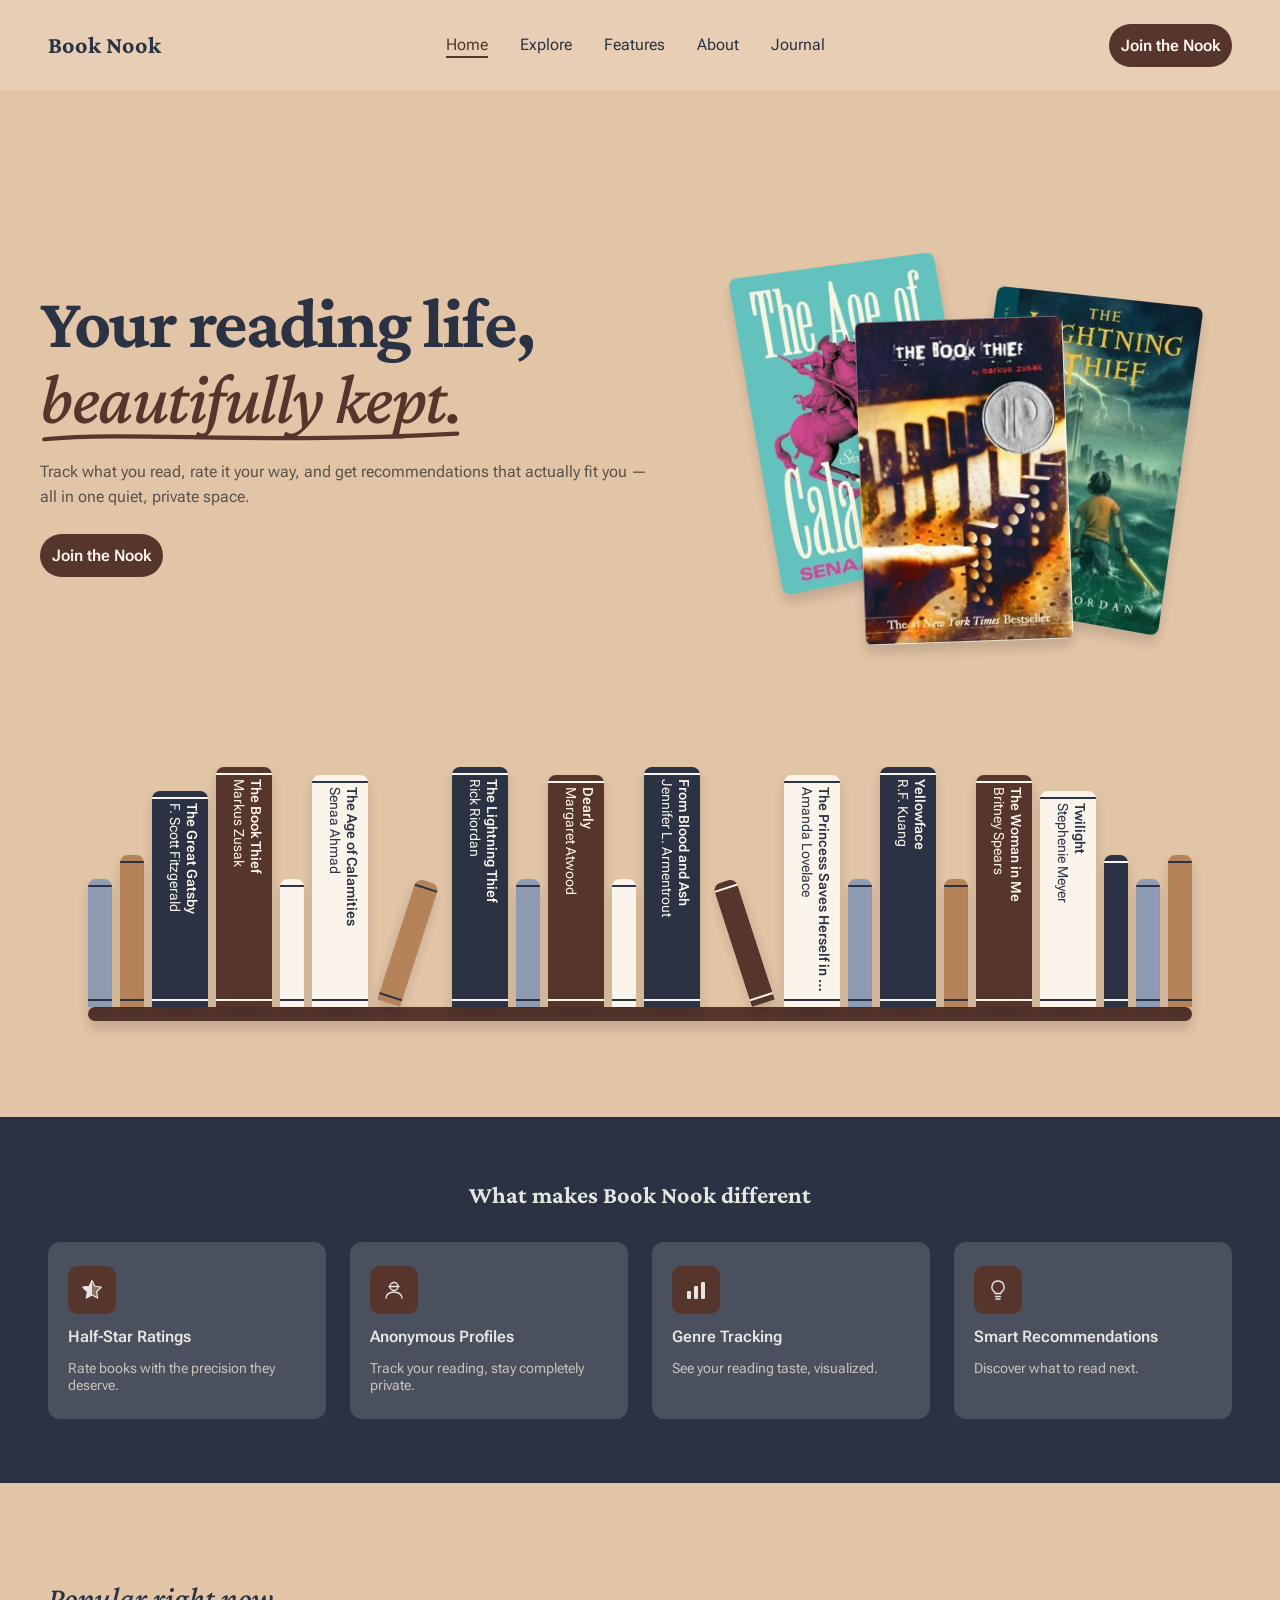
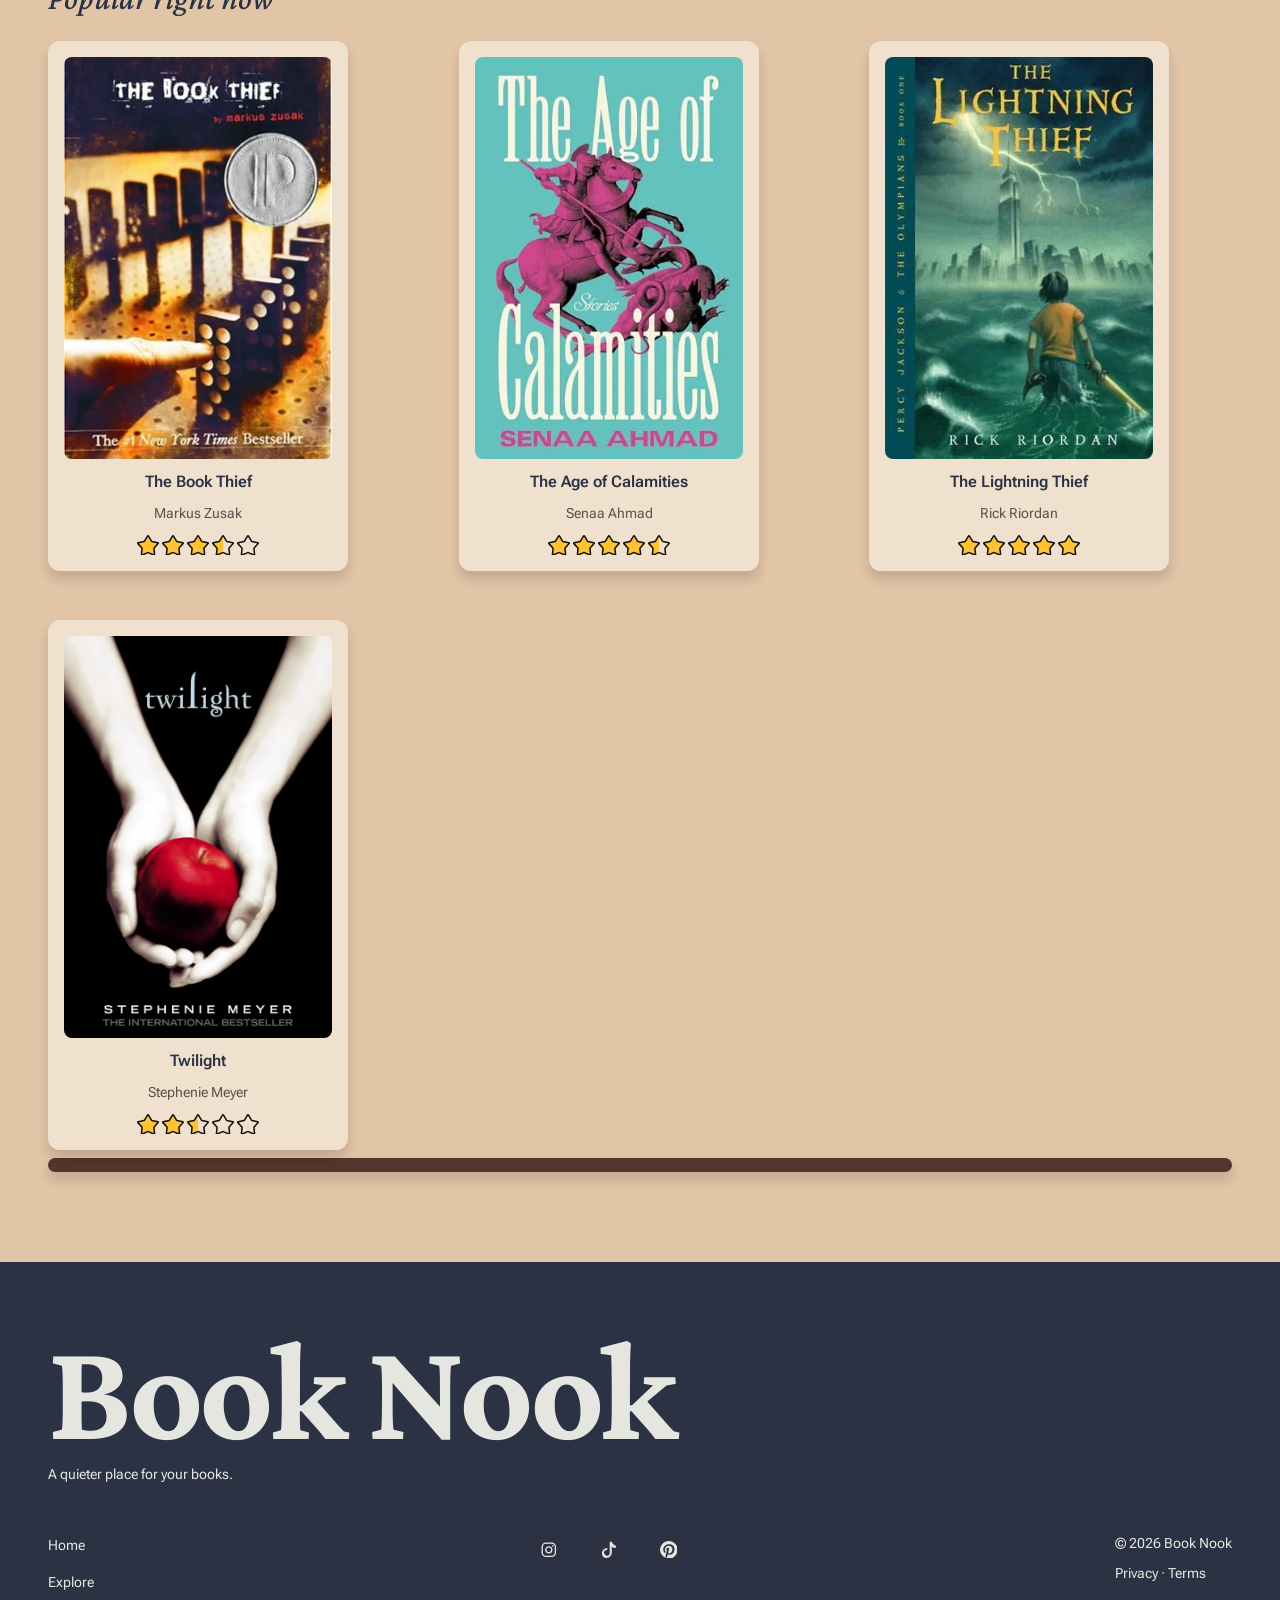
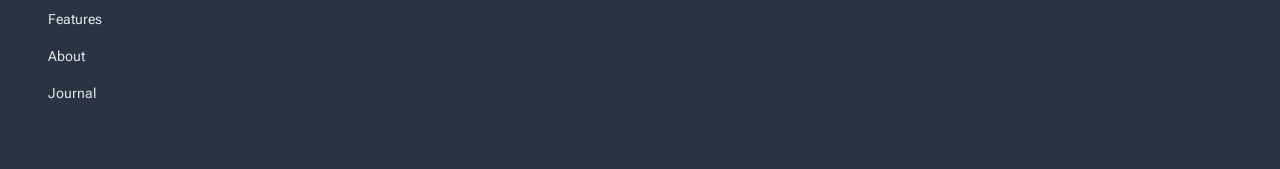
<file: index.html>
<!DOCTYPE html>
<html lang="en">
<head>
    <meta charset="UTF-8">
    <meta name="viewport" content="width=device-width, initial-scale=1.0">
    <title>Book Nook | Your reading life, beautifully kept.</title>
    <meta name="description" content="Track what you read, rate it your way with half-star precision, and get recommendations that actually fit you — all in one quiet, private space.">
    <link rel="icon" href="assets/favicon-32.png" sizes="32x32" type="image/png">
    <link rel="icon" href="assets/favicon-16.png" sizes="16x16" type="image/png">
    <link rel="icon" href="assets/favicon.svg" type="image/svg+xml">
    <link rel="apple-touch-icon" href="assets/apple-touch-icon.png">
    <meta property="og:title" content="Book Nook">
    <meta property="og:description" content="Track what you read, rate it your way with half-star precision, and get recommendations that actually fit you — all in one quiet, private space.">
    <meta property="og:image" content="https://nicolle-booknook.netlify.app/assets/og-image.png">
    <meta property="og:url" content="https://nicolle-booknook.netlify.app/">
    <meta property="og:type" content="website">
    <meta property="og:site_name" content="Book Nook">
    <meta property="og:locale" content="en_US">
    <meta name="twitter:card" content="summary_large_image">
    <meta name="twitter:title" content="Book Nook">
    <meta name="twitter:description" content="Track what you read, rate it your way with half-star precision, and get recommendations that actually fit you — all in one quiet, private space.">
    <link rel="preconnect" href="https://fonts.googleapis.com">
    <link rel="preconnect" href="https://fonts.gstatic.com" crossorigin>
    <link href="https://fonts.googleapis.com/css2?family=Crimson+Pro:ital,wght@0,400..800;1,400..800&family=Roboto+Flex:opsz,wght@8..144,400..700&display=swap" rel="stylesheet">
    <link rel="stylesheet" href="css/variables.css">
    <link rel="stylesheet" href="css/base.css">
    <link rel="stylesheet" href="css/components.css">
    <link rel="stylesheet" href="css/layout.css">
</head>
<body>
    <svg class="sprite" xmlns="http://www.w3.org/2000/svg" aria-hidden="true" focusable="false">
        <symbol id="star-full" viewBox="0 0 22 21" fill="none"><path d="M11 0.75C11.1044 0.75 11.2065 0.777477 11.2959 0.828125C11.3851 0.878739 11.4583 0.950693 11.5088 1.03613L14.498 6.09863L14.665 6.38281L14.9863 6.45117L20.79 7.69238C20.8918 7.71422 20.9849 7.76159 21.0605 7.8291C21.136 7.89651 21.1919 7.98101 21.2227 8.07422C21.2533 8.16731 21.2586 8.2668 21.2383 8.3623C21.2179 8.45801 21.172 8.54846 21.1045 8.62305L17.1484 12.9922L16.9238 13.2402L16.958 13.5723L17.5566 19.4023C17.5666 19.4994 17.5514 19.5977 17.5107 19.6875C17.47 19.7774 17.4051 19.8565 17.3223 19.916C17.2393 19.9755 17.1408 20.0134 17.0371 20.0244C16.9593 20.0326 16.8809 20.0253 16.8066 20.0039L16.7334 19.9775L11.2998 17.6143L11 17.4844L10.7012 17.6143L5.26758 19.9775C5.17275 20.0188 5.06772 20.0354 4.96387 20.0244C4.86008 20.0134 4.76173 19.9755 4.67871 19.916C4.59583 19.8565 4.531 19.7774 4.49023 19.6875C4.44957 19.5977 4.43339 19.4994 4.44336 19.4023L5.04297 13.5723L5.07617 13.2402L4.85254 12.9922L0.896484 8.62402V8.62305C0.828925 8.5485 0.783187 8.45899 0.762695 8.36328C0.742261 8.26771 0.746777 8.1684 0.777344 8.0752C0.808047 7.98184 0.863849 7.8966 0.939453 7.8291C1.01506 7.76163 1.10826 7.7142 1.20996 7.69238L7.01367 6.45117L7.33594 6.38281L7.50293 6.09863L10.4912 1.03613C10.5417 0.95069 10.6149 0.878788 10.7041 0.828125C10.7934 0.777477 10.8957 0.750069 11 0.75Z" fill="var(--color-gold)" stroke="var(--color-star-outline)" stroke-width="1.5"/></symbol>
        <symbol id="star-half" viewBox="0 0 22 21" fill="none"><g clip-path="url(#star-half-clip)">
<path d="M9.84565 0.654892C9.96331 0.455628 10.1319 0.290294 10.3345 0.175383C10.5371 0.0604718 10.7667 0 11.0004 0C11.2341 0 11.4637 0.0604718 11.6663 0.175383C11.8689 0.290294 12.0375 0.455628 12.1552 0.654892L15.1436 5.71772L20.9473 6.95863C21.1756 7.00759 21.3869 7.11475 21.5601 7.26942C21.7334 7.4241 21.8625 7.62088 21.9347 7.84017C22.0068 8.05945 22.0195 8.29357 21.9714 8.51918C21.9232 8.7448 21.816 8.95402 21.6605 9.126L17.7044 13.4956L18.3031 19.3255C18.3267 19.5551 18.2889 19.7868 18.1935 19.9974C18.098 20.208 17.9482 20.3902 17.759 20.5259C17.5699 20.6615 17.348 20.7458 17.1155 20.7703C16.883 20.7948 16.6481 20.7587 16.4341 20.6656L11.0004 18.302L5.56666 20.6656C5.35273 20.7587 5.11779 20.7948 4.88531 20.7703C4.65282 20.7458 4.43092 20.6615 4.24177 20.5259C4.05261 20.3902 3.90282 20.208 3.80734 19.9974C3.71187 19.7868 3.67405 19.5551 3.69768 19.3255L4.29643 13.4956L0.340347 9.12706C0.184485 8.95509 0.0770589 8.74578 0.0287928 8.52003C-0.0194733 8.29427 -0.00689051 8.05997 0.0652849 7.84052C0.13746 7.62106 0.266703 7.42413 0.440111 7.26939C0.613518 7.11464 0.825024 7.00749 1.05351 6.95863L6.8572 5.71772L9.84565 0.654892Z" fill="var(--color-gold)"/>
</g>
<path d="M11 0.75C11.1044 0.75 11.2065 0.777477 11.2959 0.828125C11.3851 0.878739 11.4583 0.950693 11.5088 1.03613L14.498 6.09863L14.665 6.38281L14.9863 6.45117L20.79 7.69238C20.8918 7.71422 20.9849 7.76159 21.0605 7.8291C21.136 7.89651 21.1919 7.98101 21.2227 8.07422C21.2533 8.16731 21.2586 8.2668 21.2383 8.3623C21.2179 8.45801 21.172 8.54846 21.1045 8.62305L17.1484 12.9922L16.9238 13.2402L16.958 13.5723L17.5566 19.4023C17.5666 19.4994 17.5514 19.5977 17.5107 19.6875C17.47 19.7774 17.4051 19.8565 17.3223 19.916C17.2393 19.9755 17.1408 20.0134 17.0371 20.0244C16.9593 20.0326 16.8809 20.0253 16.8066 20.0039L16.7334 19.9775L11.2998 17.6143L11 17.4844L10.7012 17.6143L5.26758 19.9775C5.17275 20.0188 5.06772 20.0354 4.96387 20.0244C4.86008 20.0134 4.76173 19.9755 4.67871 19.916C4.59583 19.8565 4.531 19.7774 4.49023 19.6875C4.44957 19.5977 4.43339 19.4994 4.44336 19.4023L5.04297 13.5723L5.07617 13.2402L4.85254 12.9922L0.896484 8.62402V8.62305C0.828925 8.5485 0.783187 8.45899 0.762695 8.36328C0.742261 8.26771 0.746777 8.1684 0.777344 8.0752C0.808047 7.98184 0.863849 7.8966 0.939453 7.8291C1.01506 7.76163 1.10826 7.7142 1.20996 7.69238L7.01367 6.45117L7.33594 6.38281L7.50293 6.09863L10.4912 1.03613C10.5417 0.95069 10.6149 0.878788 10.7041 0.828125C10.7934 0.777477 10.8957 0.750069 11 0.75Z" stroke="var(--color-star-outline)" stroke-width="1.5"/>
<defs>
<clipPath id="star-half-clip">
<rect width="11" height="20.7778" fill="white"/>
</clipPath>
</defs></symbol>
        <symbol id="star-empty" viewBox="0 0 22 21" fill="none"><path d="M11 0.75C11.1044 0.75 11.2065 0.777477 11.2959 0.828125C11.3851 0.878739 11.4583 0.950693 11.5088 1.03613L14.498 6.09863L14.665 6.38281L14.9863 6.45117L20.79 7.69238C20.8918 7.71422 20.9849 7.76159 21.0605 7.8291C21.136 7.89651 21.1919 7.98101 21.2227 8.07422C21.2533 8.16731 21.2586 8.2668 21.2383 8.3623C21.2179 8.45801 21.172 8.54846 21.1045 8.62305L17.1484 12.9922L16.9238 13.2402L16.958 13.5723L17.5566 19.4023C17.5666 19.4994 17.5514 19.5977 17.5107 19.6875C17.47 19.7774 17.4051 19.8565 17.3223 19.916C17.2393 19.9755 17.1408 20.0134 17.0371 20.0244C16.9593 20.0326 16.8809 20.0253 16.8066 20.0039L16.7334 19.9775L11.2998 17.6143L11 17.4844L10.7012 17.6143L5.26758 19.9775C5.17275 20.0188 5.06772 20.0354 4.96387 20.0244C4.86008 20.0134 4.76173 19.9755 4.67871 19.916C4.59583 19.8565 4.531 19.7774 4.49023 19.6875C4.44957 19.5977 4.43339 19.4994 4.44336 19.4023L5.04297 13.5723L5.07617 13.2402L4.85254 12.9922L0.896484 8.62402V8.62305C0.828925 8.5485 0.783187 8.45899 0.762695 8.36328C0.742261 8.26771 0.746777 8.1684 0.777344 8.0752C0.808047 7.98184 0.863849 7.8966 0.939453 7.8291C1.01506 7.76163 1.10826 7.7142 1.20996 7.69238L7.01367 6.45117L7.33594 6.38281L7.50293 6.09863L10.4912 1.03613C10.5417 0.95069 10.6149 0.878788 10.7041 0.828125C10.7934 0.777477 10.8957 0.750069 11 0.75Z" stroke="var(--color-star-outline)" stroke-width="1.5"/></symbol>
        <symbol id="icon-menu" viewBox="0 0 100 100" fill="currentColor"><path d="M50,92.739l43.795-21.356V8.069L51.36,28.763h-1.451L50,92.739z M50,99.294c-0.465,0-0.93-0.104-1.36-0.314L1.743,76.108  C0.678,75.591,0,74.508,0,73.321V3.104c0-1.07,0.551-2.065,1.459-2.633c0.907-0.566,2.044-0.626,3.004-0.156L50,22.522L95.537,0.314  c0.962-0.47,2.099-0.41,3.005,0.156C99.449,1.038,100,2.033,100,3.104v70.218c0,1.187-0.677,2.27-1.741,2.787L51.36,98.979  C50.93,99.189,50.467,99.294,50,99.294"/><path d="M61.619,42.04c-1.149,0-2.254-0.641-2.791-1.743c-0.753-1.541-0.111-3.396,1.428-4.148L81.76,25.66  c1.539-0.751,3.396-0.11,4.148,1.43c0.751,1.54,0.111,3.398-1.429,4.148L62.977,41.728C62.539,41.94,62.074,42.04,61.619,42.04"/><path d="M61.619,58.599c-1.149,0-2.254-0.641-2.791-1.743c-0.753-1.54-0.111-3.396,1.428-4.148L81.76,42.22  c1.539-0.751,3.396-0.111,4.148,1.429c0.751,1.541,0.111,3.399-1.429,4.148L62.977,58.285  C62.539,58.498,62.074,58.599,61.619,58.599"/><path d="M61.619,75.156c-1.149,0-2.254-0.641-2.791-1.743c-0.753-1.54-0.111-3.396,1.428-4.148L81.76,58.779  c1.539-0.752,3.396-0.113,4.148,1.427c0.751,1.542,0.111,3.399-1.429,4.15L62.977,74.843C62.539,75.057,62.074,75.156,61.619,75.156  "/></symbol>
        <symbol id="hl-half-star" viewBox="0 0 24 24" fill="none"><defs><linearGradient id="hl-half-star-fill" x1="0" x2="1" y1="0" y2="0">
    <stop offset="50%" stop-color="var(--color-aux10)"/><stop offset="50%" stop-color="var(--color-aux10)" stop-opacity="0.35"/>
  </linearGradient></defs>
  <path d="M12 2.5l2.85 5.78 6.38.93-4.62 4.5 1.09 6.35L12 17l-5.7 3.06 1.09-6.35-4.62-4.5 6.38-.93L12 2.5z" fill="url(#hl-half-star-fill)" stroke="var(--color-aux10)" stroke-width="1.2" stroke-linejoin="round"/></symbol>
        <symbol id="hl-anonymous" viewBox="0 0 24 24" fill="none"><circle cx="12" cy="8.5" r="4" stroke="var(--color-aux10)" stroke-width="1.4"/>
  <path d="M4 20c0-3.5 3.6-6 8-6s8 2.5 8 6" stroke="var(--color-aux10)" stroke-width="1.4" stroke-linecap="round"/>
  <path d="M7 8.5h10" stroke="var(--color-aux10)" stroke-width="1.6" stroke-linecap="round"/></symbol>
        <symbol id="hl-genre-tracking" viewBox="0 0 24 24" fill="none"><rect x="3" y="13" width="4" height="8" rx="1" fill="var(--color-aux10)"/>
  <rect x="10" y="8" width="4" height="13" rx="1" fill="var(--color-aux10)"/>
  <rect x="17" y="4" width="4" height="17" rx="1" fill="var(--color-aux10)"/></symbol>
        <symbol id="hl-recommendations" viewBox="0 0 24 24" fill="none"><path d="M12 3a6 6 0 0 0-3.5 10.9c.3.25.5.62.5 1.02v.58h6v-.58c0-.4.2-.77.5-1.02A6 6 0 0 0 12 3z" stroke="var(--color-aux10)" stroke-width="1.4" stroke-linejoin="round"/>
  <path d="M9.5 18.5h5M10 21h4" stroke="var(--color-aux10)" stroke-width="1.4" stroke-linecap="round"/></symbol>
        <symbol id="social-instagram" viewBox="0 0 24 24" fill="none" stroke="currentColor" stroke-width="1.8"><rect x="3" y="3" width="18" height="18" rx="5.2"/><circle cx="12" cy="12" r="4.1"/><circle cx="17.4" cy="6.6" r="1.1" fill="currentColor" stroke="none"/></symbol>
        <symbol id="social-pinterest" viewBox="0 0 32 32" fill="currentColor"><path d="M16.132 0a16 16 0 0 0-5.771 30.952c-.13-1.312-.262-3.148 0-4.6l1.836-8a5.771 5.771 0 0 1-.525-2.361c0-2.23 1.312-3.935 2.885-3.935s1.967 1.05 1.967 2.23-.918 3.4-1.312 5.377.787 2.885 2.36 2.885 4.984-3.016 4.984-7.344-2.754-6.558-6.69-6.558-7.082 3.54-7.082 7.082c0 1.312.525 2.885 1.18 3.672a.525.525 0 0 1 .131.393l-.393 1.836c-.13.262-.262.393-.525.262-1.967-.918-3.28-3.803-3.28-6.164 0-4.984 3.672-9.705 10.623-9.705s9.836 3.935 9.836 9.18-3.54 9.968-8.263 9.968c-1.574 0-3.148-.787-3.672-1.836l-1.05 3.803c-.393 1.443-1.312 3.148-1.967 4.197A16 16 0 1 0 16.132 0z"/></symbol>
        <symbol id="social-tiktok" viewBox="0 0 128 128" fill="currentColor"><path d="M85.79 41.084a50.3 50.3 0 0 0 29.326 9.38V33.907a29.44 29.44 0 0 1-15.57-8.921C92.592 20.65 87.582 13.495 86.113 5.12h-15.33v84.003c-.034 9.793-7.986 17.723-17.791 17.723-5.779 0-10.912-2.753-14.164-7.018-5.805-2.928-9.786-8.94-9.786-15.884 0-9.82 7.964-17.783 17.791-17.783 1.883 0 3.698.293 5.4.833V50.258c-21.103.436-38.075 17.67-38.075 38.866 0 10.58 4.226 20.172 11.086 27.18a38.73 38.73 0 0 0 21.652 6.576c21.481 0 38.895-17.405 38.895-38.875v-42.92Z"/></symbol>
    </svg>
    <header>
        <nav class="header__nav" aria-label="Main">
            <a href="index.html" class="header__logo" title="Book Nook, back to the home page">Book Nook</a>
            <ul class="nav__links" id="nav-links">
                <li><a class="nav__link" href="index.html" title="Go to the home page" aria-current="page">Home</a></li>
                <li><a class="nav__link" href="explore.html" title="Browse books by mood">Explore</a></li>
                <li><a class="nav__link" href="features.html" title="See what Book Nook does differently">Features</a></li>
                <li><a class="nav__link" href="about.html" title="Meet the creator and read the FAQ">About</a></li>
                <li><a class="nav__link" href="journal.html" title="Read the Book Nook journal">Journal</a></li>
                <li class="nav__cta"><a href="waitlist.html" class="btn btn--primary" title="Join the Book Nook waitlist">Join the Nook</a></li>
            </ul>
            <a href="waitlist.html" class="btn btn--primary header__cta" title="Join the Book Nook waitlist">Join the Nook</a>
            <button class="nav__toggle" id="nav-toggle" aria-label="Toggle navigation menu" title="Open or close the menu" aria-expanded="false" aria-controls="nav-links"><svg class="nav__toggle-icon" aria-hidden="true" focusable="false"><use href="#icon-menu"/></svg></button>
        </nav>
    </header>
    <main>
        <section class="page-section intro">
            <div class="intro__text">
                <h1 class="intro__title">Your reading life, <span class="intro__accent">beautifully kept.<svg class="intro__underline" viewBox="0 0 300 12" aria-hidden="true" focusable="false"><path d="M3 8 C70 2 150 12 297 4" pathLength="1"/></svg></span></h1>
                <p class="intro__subtitle">Track what you read, rate it your way, and get recommendations that actually fit you — all in one quiet, private space.</p>
                <a href="waitlist.html" class="btn btn--primary" title="Join the Book Nook waitlist">Join the Nook</a>
            </div>
            <div class="intro__stack" aria-hidden="true">
                    <div class="intro__book intro__book--back" style="--i: 0">
                        <picture>
                            <source srcset="assets/book_cover_img/231126882-lg.webp" type="image/webp">
                            <img src="assets/book_cover_img/231126882-lg.jpg" alt="" width="331" height="500" loading="lazy" decoding="async">
                        </picture>
                    </div>
                    <div class="intro__book intro__book--left" style="--i: 1">
                        <picture>
                            <source srcset="assets/book_cover_img/28187-lg.webp" type="image/webp">
                            <img src="assets/book_cover_img/28187-lg.jpg" alt="" width="305" height="475" loading="lazy" decoding="async">
                        </picture>
                    </div>
                    <div class="intro__book intro__book--front" style="--i: 2">
                        <picture>
                            <source srcset="assets/book_cover_img/19063-lg.webp" type="image/webp">
                            <img src="assets/book_cover_img/19063-lg.jpg" alt="" width="322" height="500" loading="lazy" decoding="async">
                        </picture>
                    </div>
            </div>
        </section>
        <!-- decorative bookshelf, aria-hidden because the same books are listed below -->
        <section class="page-section shelf" aria-hidden="true">
            <ul class="shelf__books">
                <li class="shelf__book shelf__book--filler shelf__book--slate"></li>
                <li class="shelf__book shelf__book--filler shelf__book--tan"></li>
                <li class="shelf__book"><span class="shelf__title">The Great Gatsby</span><span class="shelf__author">F. Scott Fitzgerald</span></li>
                <li class="shelf__book shelf__book--cocoa"><span class="shelf__title">The Book Thief</span><span class="shelf__author">Markus Zusak</span></li>
                <li class="shelf__book shelf__book--filler shelf__book--bone"></li>
                <li class="shelf__book shelf__book--bone"><span class="shelf__title">The Age of Calamities</span><span class="shelf__author">Senaa Ahmad</span></li>
                <li class="shelf__book shelf__book--filler shelf__book--lean-right shelf__book--tan"></li>
                <li class="shelf__book"><span class="shelf__title">The Lightning Thief</span><span class="shelf__author">Rick Riordan</span></li>
                <li class="shelf__book shelf__book--filler shelf__book--slate"></li>
                <li class="shelf__book shelf__book--cocoa"><span class="shelf__title">Dearly</span><span class="shelf__author">Margaret Atwood</span></li>
                <li class="shelf__book shelf__book--filler shelf__book--bone"></li>
                <li class="shelf__book"><span class="shelf__title">From Blood and Ash</span><span class="shelf__author">Jennifer L. Armentrout</span></li>
                <li class="shelf__book shelf__book--filler shelf__book--lean-left shelf__book--cocoa"></li>
                <li class="shelf__book shelf__book--bone"><span class="shelf__title">The Princess Saves Herself in This One</span><span class="shelf__author">Amanda Lovelace</span></li>
                <li class="shelf__book shelf__book--filler shelf__book--slate"></li>
                <li class="shelf__book"><span class="shelf__title">Yellowface</span><span class="shelf__author">R.F. Kuang</span></li>
                <li class="shelf__book shelf__book--filler shelf__book--tan"></li>
                <li class="shelf__book shelf__book--cocoa"><span class="shelf__title">The Woman in Me</span><span class="shelf__author">Britney Spears</span></li>
                <li class="shelf__book shelf__book--bone"><span class="shelf__title">Twilight</span><span class="shelf__author">Stephenie Meyer</span></li>
                <li class="shelf__book shelf__book--filler"></li>
                <li class="shelf__book shelf__book--filler shelf__book--slate"></li>
                <li class="shelf__book shelf__book--filler shelf__book--tan"></li>
            </ul>
            <div class="shelf__ledge"></div>
        </section>
        <section class="page-section highlights">
            <h2 class="highlights__heading">What makes Book Nook different</h2>
            <ul class="highlights__list">
            <li class="highlight">
                <div class="highlight__icon"><svg class="highlight__svg" aria-hidden="true" focusable="false"><use href="#hl-half-star"/></svg></div>
                <div class="highlight__body">
                    <h3 class="highlight__title">Half-Star Ratings</h3>
                    <p class="highlight__text">Rate books with the precision they deserve.</p>
                </div>
            </li>
            <li class="highlight">
                <div class="highlight__icon"><svg class="highlight__svg" aria-hidden="true" focusable="false"><use href="#hl-anonymous"/></svg></div>
                <div class="highlight__body">
                    <h3 class="highlight__title">Anonymous Profiles</h3>
                    <p class="highlight__text">Track your reading, stay completely private.</p>
                </div>
            </li>
            <li class="highlight">
                <div class="highlight__icon"><svg class="highlight__svg" aria-hidden="true" focusable="false"><use href="#hl-genre-tracking"/></svg></div>
                <div class="highlight__body">
                    <h3 class="highlight__title">Genre Tracking</h3>
                    <p class="highlight__text">See your reading taste, visualized.</p>
                </div>
            </li>
            <li class="highlight">
                <div class="highlight__icon"><svg class="highlight__svg" aria-hidden="true" focusable="false"><use href="#hl-recommendations"/></svg></div>
                <div class="highlight__body">
                    <h3 class="highlight__title">Smart Recommendations</h3>
                    <p class="highlight__text">Discover what to read next.</p>
                </div>
            </li>
            </ul>
        </section>
        <section class="page-section popular">
            <h2>Popular right now</h2>
            <ul class="book-row">
                <li class="book-card">
                    <div class="book-card__cover"><picture>
                        <source media="(max-width: 768px)" srcset="assets/book_cover_img/19063-sm.webp" type="image/webp">
                        <source media="(max-width: 768px)" srcset="assets/book_cover_img/19063-sm.jpg" type="image/jpeg">
                        <source srcset="assets/book_cover_img/19063-lg.webp" type="image/webp">
                        <img src="assets/book_cover_img/19063-lg.jpg" alt="The Book Thief cover" width="322" height="500" decoding="async">
                    </picture></div>
                    <h3 class="book-card__title">The Book Thief</h3>
                    <p class="book-card__author">Markus Zusak</p>
                    <div class="book-card__rating" role="img" aria-label="3.5 out of 5 stars">
                        <svg class="star" aria-hidden="true" focusable="false"><use href="#star-full"/></svg>
                        <svg class="star" aria-hidden="true" focusable="false"><use href="#star-full"/></svg>
                        <svg class="star" aria-hidden="true" focusable="false"><use href="#star-full"/></svg>
                        <svg class="star" aria-hidden="true" focusable="false"><use href="#star-half"/></svg>
                        <svg class="star" aria-hidden="true" focusable="false"><use href="#star-empty"/></svg>
                    </div>
            </li>
                <li class="book-card">
                    <div class="book-card__cover"><picture>
                        <source media="(max-width: 768px)" srcset="assets/book_cover_img/231126882-sm.webp" type="image/webp">
                        <source media="(max-width: 768px)" srcset="assets/book_cover_img/231126882-sm.jpg" type="image/jpeg">
                        <source srcset="assets/book_cover_img/231126882-lg.webp" type="image/webp">
                        <img src="assets/book_cover_img/231126882-lg.jpg" alt="The Age of Calamities cover" width="331" height="500" decoding="async">
                    </picture></div>
                    <h3 class="book-card__title">The Age of Calamities</h3>
                    <p class="book-card__author">Senaa Ahmad</p>
                    <div class="book-card__rating" role="img" aria-label="4.5 out of 5 stars">
                        <svg class="star" aria-hidden="true" focusable="false"><use href="#star-full"/></svg>
                        <svg class="star" aria-hidden="true" focusable="false"><use href="#star-full"/></svg>
                        <svg class="star" aria-hidden="true" focusable="false"><use href="#star-full"/></svg>
                        <svg class="star" aria-hidden="true" focusable="false"><use href="#star-full"/></svg>
                        <svg class="star" aria-hidden="true" focusable="false"><use href="#star-half"/></svg>
                    </div>
            </li>
                <li class="book-card">
                    <div class="book-card__cover"><picture>
                        <source media="(max-width: 768px)" srcset="assets/book_cover_img/28187-sm.webp" type="image/webp">
                        <source media="(max-width: 768px)" srcset="assets/book_cover_img/28187-sm.jpg" type="image/jpeg">
                        <source srcset="assets/book_cover_img/28187-lg.webp" type="image/webp">
                        <img src="assets/book_cover_img/28187-lg.jpg" alt="The Lightning Thief cover" width="305" height="475" decoding="async">
                    </picture></div>
                    <h3 class="book-card__title">The Lightning Thief</h3>
                    <p class="book-card__author">Rick Riordan</p>
                    <div class="book-card__rating" role="img" aria-label="5 out of 5 stars">
                        <svg class="star" aria-hidden="true" focusable="false"><use href="#star-full"/></svg>
                        <svg class="star" aria-hidden="true" focusable="false"><use href="#star-full"/></svg>
                        <svg class="star" aria-hidden="true" focusable="false"><use href="#star-full"/></svg>
                        <svg class="star" aria-hidden="true" focusable="false"><use href="#star-full"/></svg>
                        <svg class="star" aria-hidden="true" focusable="false"><use href="#star-full"/></svg>
                    </div>
            </li>
                <li class="book-card">
                    <div class="book-card__cover"><picture>
                        <source media="(max-width: 768px)" srcset="assets/book_cover_img/41865-sm.webp" type="image/webp">
                        <source media="(max-width: 768px)" srcset="assets/book_cover_img/41865-sm.jpg" type="image/jpeg">
                        <source srcset="assets/book_cover_img/41865-lg.webp" type="image/webp">
                        <img src="assets/book_cover_img/41865-lg.jpg" alt="Twilight cover" width="600" height="943" decoding="async">
                    </picture></div>
                    <h3 class="book-card__title">Twilight</h3>
                    <p class="book-card__author">Stephenie Meyer</p>
                    <div class="book-card__rating" role="img" aria-label="2.5 out of 5 stars">
                        <svg class="star" aria-hidden="true" focusable="false"><use href="#star-full"/></svg>
                        <svg class="star" aria-hidden="true" focusable="false"><use href="#star-full"/></svg>
                        <svg class="star" aria-hidden="true" focusable="false"><use href="#star-half"/></svg>
                        <svg class="star" aria-hidden="true" focusable="false"><use href="#star-empty"/></svg>
                        <svg class="star" aria-hidden="true" focusable="false"><use href="#star-empty"/></svg>
                    </div>
            </li>
            </ul>
        </section>
    </main>
    <footer>
        <div class="footer__inner">
        <div class="footer__about">
            <p class="footer__about-title">Book Nook</p>
            <p class="footer__tagline">A quieter place for your books.</p>
        </div>
        <nav aria-label="Footer">
            <ul class="footer__links">
                <li><a href="index.html" title="Go to the home page">Home</a></li>
                <li><a href="explore.html" title="Browse books by mood">Explore</a></li>
                <li><a href="features.html" title="See what Book Nook does differently">Features</a></li>
                <li><a href="about.html" title="Meet the creator and read the FAQ">About</a></li>
                <li><a href="journal.html" title="Read the Book Nook journal">Journal</a></li>
            </ul>
        </nav>
        <ul class="footer__social">
            <li><a href="https://www.instagram.com/" class="footer__social-icon" target="_blank" rel="noreferrer noopener" aria-label="Book Nook on Instagram" title="Book Nook on Instagram (opens in a new tab)"><svg class="footer__social-svg" aria-hidden="true" focusable="false"><use href="#social-instagram"/></svg></a></li>
            <li><a href="https://www.tiktok.com/" class="footer__social-icon" target="_blank" rel="noreferrer noopener" aria-label="Book Nook on TikTok" title="Book Nook on TikTok (opens in a new tab)"><svg class="footer__social-svg" aria-hidden="true" focusable="false"><use href="#social-tiktok"/></svg></a></li>
            <li><a href="https://www.pinterest.com/" class="footer__social-icon" target="_blank" rel="noreferrer noopener" aria-label="Book Nook on Pinterest" title="Book Nook on Pinterest (opens in a new tab)"><svg class="footer__social-svg" aria-hidden="true" focusable="false"><use href="#social-pinterest"/></svg></a></li>
        </ul>
        <div class="footer__legal">
            <p>&copy; 2026 Book Nook</p>
            <p><a href="privacy.html" title="Read the privacy notice">Privacy</a> &middot; <a href="terms.html" title="Read the terms of use">Terms</a></p>
        </div>
        </div>
    </footer>

    <script src="js/main.js" defer></script>
</body>
</html>
</file>
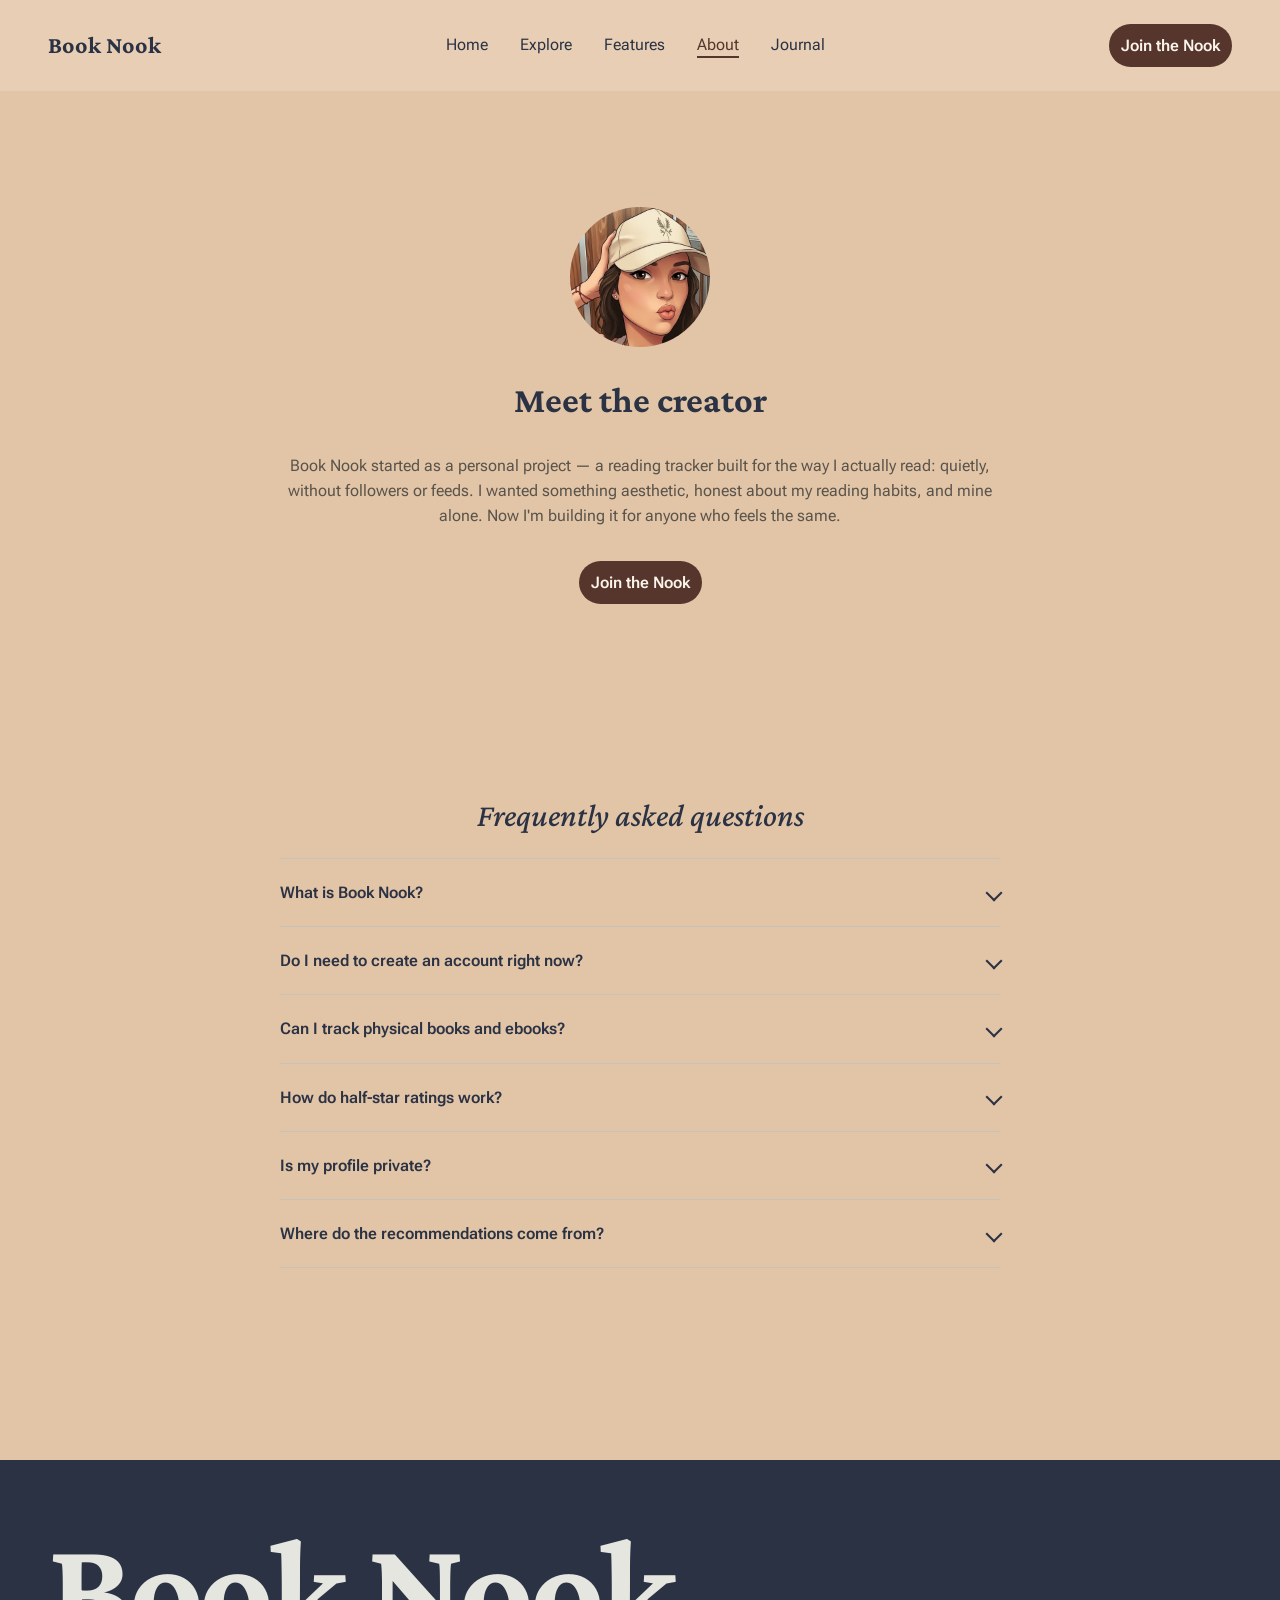
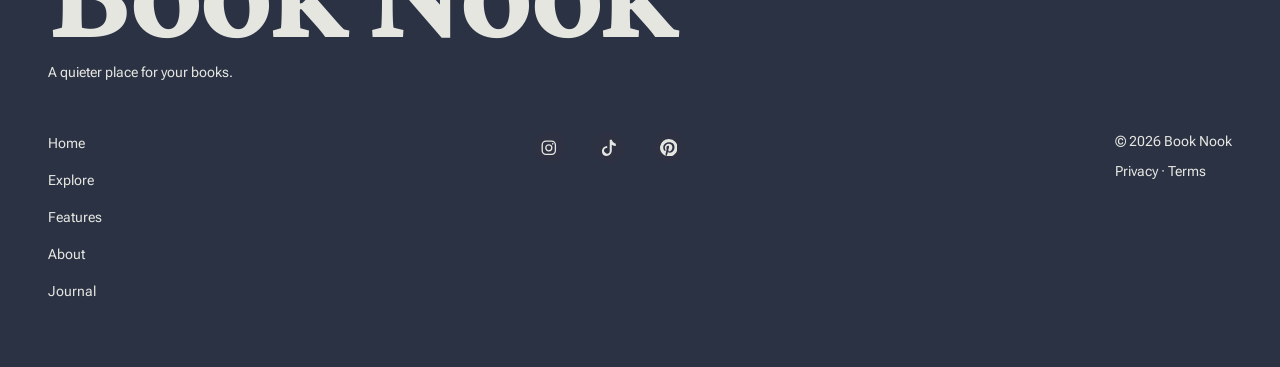
<file: about.html>
<!DOCTYPE html>
<html lang="en">
<head>
    <meta charset="UTF-8">
    <meta name="viewport" content="width=device-width, initial-scale=1.0">
    <title>About | Book Nook</title>
    <meta name="description" content="Meet the creator behind Book Nook — a quiet, honest reading tracker built for readers who want their shelf without the followers or feeds.">
    <link rel="icon" href="assets/favicon-32.png" sizes="32x32" type="image/png">
    <link rel="icon" href="assets/favicon-16.png" sizes="16x16" type="image/png">
    <link rel="icon" href="assets/favicon.svg" type="image/svg+xml">
    <link rel="apple-touch-icon" href="assets/apple-touch-icon.png">
    <meta property="og:title" content="About">
    <meta property="og:description" content="Meet the creator behind Book Nook — a quiet, honest reading tracker built for readers who want their shelf without the followers or feeds.">
    <meta property="og:image" content="https://nicolle-booknook.netlify.app/assets/og-image.png">
    <meta property="og:url" content="https://nicolle-booknook.netlify.app/about.html">
    <meta property="og:type" content="website">
    <meta property="og:site_name" content="Book Nook">
    <meta property="og:locale" content="en_US">
    <meta name="twitter:card" content="summary_large_image">
    <meta name="twitter:title" content="About">
    <meta name="twitter:description" content="Meet the creator behind Book Nook — a quiet, honest reading tracker built for readers who want their shelf without the followers or feeds.">
    <link rel="preconnect" href="https://fonts.googleapis.com">
    <link rel="preconnect" href="https://fonts.gstatic.com" crossorigin>
    <link href="https://fonts.googleapis.com/css2?family=Crimson+Pro:ital,wght@0,400..800;1,400..800&family=Roboto+Flex:opsz,wght@8..144,400..700&display=swap" rel="stylesheet">
    <link rel="stylesheet" href="css/variables.css">
    <link rel="stylesheet" href="css/base.css">
    <link rel="stylesheet" href="css/components.css">
    <link rel="stylesheet" href="css/layout.css">
</head>
<body>
    <svg class="sprite" xmlns="http://www.w3.org/2000/svg" aria-hidden="true" focusable="false">
        <symbol id="icon-menu" viewBox="0 0 100 100" fill="currentColor"><path d="M50,92.739l43.795-21.356V8.069L51.36,28.763h-1.451L50,92.739z M50,99.294c-0.465,0-0.93-0.104-1.36-0.314L1.743,76.108  C0.678,75.591,0,74.508,0,73.321V3.104c0-1.07,0.551-2.065,1.459-2.633c0.907-0.566,2.044-0.626,3.004-0.156L50,22.522L95.537,0.314  c0.962-0.47,2.099-0.41,3.005,0.156C99.449,1.038,100,2.033,100,3.104v70.218c0,1.187-0.677,2.27-1.741,2.787L51.36,98.979  C50.93,99.189,50.467,99.294,50,99.294"/><path d="M61.619,42.04c-1.149,0-2.254-0.641-2.791-1.743c-0.753-1.541-0.111-3.396,1.428-4.148L81.76,25.66  c1.539-0.751,3.396-0.11,4.148,1.43c0.751,1.54,0.111,3.398-1.429,4.148L62.977,41.728C62.539,41.94,62.074,42.04,61.619,42.04"/><path d="M61.619,58.599c-1.149,0-2.254-0.641-2.791-1.743c-0.753-1.54-0.111-3.396,1.428-4.148L81.76,42.22  c1.539-0.751,3.396-0.111,4.148,1.429c0.751,1.541,0.111,3.399-1.429,4.148L62.977,58.285  C62.539,58.498,62.074,58.599,61.619,58.599"/><path d="M61.619,75.156c-1.149,0-2.254-0.641-2.791-1.743c-0.753-1.54-0.111-3.396,1.428-4.148L81.76,58.779  c1.539-0.752,3.396-0.113,4.148,1.427c0.751,1.542,0.111,3.399-1.429,4.15L62.977,74.843C62.539,75.057,62.074,75.156,61.619,75.156  "/></symbol>
        <symbol id="social-instagram" viewBox="0 0 24 24" fill="none" stroke="currentColor" stroke-width="1.8"><rect x="3" y="3" width="18" height="18" rx="5.2"/><circle cx="12" cy="12" r="4.1"/><circle cx="17.4" cy="6.6" r="1.1" fill="currentColor" stroke="none"/></symbol>
        <symbol id="social-pinterest" viewBox="0 0 32 32" fill="currentColor"><path d="M16.132 0a16 16 0 0 0-5.771 30.952c-.13-1.312-.262-3.148 0-4.6l1.836-8a5.771 5.771 0 0 1-.525-2.361c0-2.23 1.312-3.935 2.885-3.935s1.967 1.05 1.967 2.23-.918 3.4-1.312 5.377.787 2.885 2.36 2.885 4.984-3.016 4.984-7.344-2.754-6.558-6.69-6.558-7.082 3.54-7.082 7.082c0 1.312.525 2.885 1.18 3.672a.525.525 0 0 1 .131.393l-.393 1.836c-.13.262-.262.393-.525.262-1.967-.918-3.28-3.803-3.28-6.164 0-4.984 3.672-9.705 10.623-9.705s9.836 3.935 9.836 9.18-3.54 9.968-8.263 9.968c-1.574 0-3.148-.787-3.672-1.836l-1.05 3.803c-.393 1.443-1.312 3.148-1.967 4.197A16 16 0 1 0 16.132 0z"/></symbol>
        <symbol id="social-tiktok" viewBox="0 0 128 128" fill="currentColor"><path d="M85.79 41.084a50.3 50.3 0 0 0 29.326 9.38V33.907a29.44 29.44 0 0 1-15.57-8.921C92.592 20.65 87.582 13.495 86.113 5.12h-15.33v84.003c-.034 9.793-7.986 17.723-17.791 17.723-5.779 0-10.912-2.753-14.164-7.018-5.805-2.928-9.786-8.94-9.786-15.884 0-9.82 7.964-17.783 17.791-17.783 1.883 0 3.698.293 5.4.833V50.258c-21.103.436-38.075 17.67-38.075 38.866 0 10.58 4.226 20.172 11.086 27.18a38.73 38.73 0 0 0 21.652 6.576c21.481 0 38.895-17.405 38.895-38.875v-42.92Z"/></symbol>
    </svg>
    <header>
        <nav class="header__nav" aria-label="Main">
            <a href="index.html" class="header__logo" title="Book Nook, back to the home page">Book Nook</a>
            <ul class="nav__links" id="nav-links">
                <li><a class="nav__link" href="index.html" title="Go to the home page">Home</a></li>
                <li><a class="nav__link" href="explore.html" title="Browse books by mood">Explore</a></li>
                <li><a class="nav__link" href="features.html" title="See what Book Nook does differently">Features</a></li>
                <li><a class="nav__link" href="about.html" title="Meet the creator and read the FAQ" aria-current="page">About</a></li>
                <li><a class="nav__link" href="journal.html" title="Read the Book Nook journal">Journal</a></li>
                <li class="nav__cta"><a href="waitlist.html" class="btn btn--primary" title="Join the Book Nook waitlist">Join the Nook</a></li>
            </ul>
            <a href="waitlist.html" class="btn btn--primary header__cta" title="Join the Book Nook waitlist">Join the Nook</a>
            <button class="nav__toggle" id="nav-toggle" aria-label="Toggle navigation menu" title="Open or close the menu" aria-expanded="false" aria-controls="nav-links"><svg class="nav__toggle-icon" aria-hidden="true" focusable="false"><use href="#icon-menu"/></svg></button>
        </nav>
    </header>
    <main>
        <section class="page-section meet-creator">
            <picture>
                <source media="(max-width: 768px)" srcset="assets/creator-sm.webp" type="image/webp">
                <source media="(max-width: 768px)" srcset="assets/creator-sm.jpg" type="image/jpeg">
                <source srcset="assets/creator-lg.webp" type="image/webp">
                <img class="meet-creator__photo" src="assets/creator-lg.jpg" alt="Illustrated portrait of the creator of Book Nook, wearing a cap" width="420" height="420" fetchpriority="high" decoding="async">
            </picture>
            <h1 class="meet-creator__heading">Meet the creator</h1>
            <p class="meet-creator__bio">Book Nook started as a personal project — a reading tracker built for the way I actually read: quietly, without followers or feeds. I wanted something aesthetic, honest about my reading habits, and mine alone. Now I'm building it for anyone who feels the same.</p>
            <a href="waitlist.html" class="btn btn--primary" title="Join the Book Nook waitlist">Join the Nook</a>
        </section>

        <section class="page-section faq" aria-labelledby="faq-heading">
            <h2 id="faq-heading" class="faq__heading">Frequently asked questions</h2>
            <div class="faq__list">
                <div class="faq__item">
                    <h3>
                        <button type="button" class="faq__question" id="faq-q1" title="Show or hide the answer" aria-expanded="false" aria-controls="faq-a1">
                            <span>What is Book Nook?</span>
                            <span class="faq__icon" aria-hidden="true"></span>
                        </button>
                    </h3>
                    <div class="faq__answer" id="faq-a1" role="region" aria-labelledby="faq-q1">
                        <div class="faq__answer-inner">
                            <p class="faq__answer-text">A quiet reading tracker &mdash; a private space to log what you're reading, rate it, and see your habits over time, without followers, feeds, or algorithmic pressure.</p>
                        </div>
                    </div>
                </div>
                <div class="faq__item">
                    <h3>
                        <button type="button" class="faq__question" id="faq-q2" title="Show or hide the answer" aria-expanded="false" aria-controls="faq-a2">
                            <span>Do I need to create an account right now?</span>
                            <span class="faq__icon" aria-hidden="true"></span>
                        </button>
                    </h3>
                    <div class="faq__answer" id="faq-a2" role="region" aria-labelledby="faq-q2">
                        <div class="faq__answer-inner">
                            <p class="faq__answer-text">Not yet. Book Nook is in early access &mdash; join the waitlist and we'll email you as soon as your spot opens up.</p>
                        </div>
                    </div>
                </div>
                <div class="faq__item">
                    <h3>
                        <button type="button" class="faq__question" id="faq-q3" title="Show or hide the answer" aria-expanded="false" aria-controls="faq-a3">
                            <span>Can I track physical books and ebooks?</span>
                            <span class="faq__icon" aria-hidden="true"></span>
                        </button>
                    </h3>
                    <div class="faq__answer" id="faq-a3" role="region" aria-labelledby="faq-q3">
                        <div class="faq__answer-inner">
                            <p class="faq__answer-text">Yes. Log anything you're reading &mdash; physical, ebook, or audiobook &mdash; and Book Nook tracks it the same way, with genre breakdowns and visualizations as you go.</p>
                        </div>
                    </div>
                </div>
                <div class="faq__item">
                    <h3>
                        <button type="button" class="faq__question" id="faq-q4" title="Show or hide the answer" aria-expanded="false" aria-controls="faq-a4">
                            <span>How do half-star ratings work?</span>
                            <span class="faq__icon" aria-hidden="true"></span>
                        </button>
                    </h3>
                    <div class="faq__answer" id="faq-a4" role="region" aria-labelledby="faq-q4">
                        <div class="faq__answer-inner">
                            <p class="faq__answer-text">Instead of rounding a 3.5-star read up or down, Book Nook lets you rate in half-star increments, so your ratings actually reflect how you felt about a book.</p>
                        </div>
                    </div>
                </div>
                <div class="faq__item">
                    <h3>
                        <button type="button" class="faq__question" id="faq-q5" title="Show or hide the answer" aria-expanded="false" aria-controls="faq-a5">
                            <span>Is my profile private?</span>
                            <span class="faq__icon" aria-hidden="true"></span>
                        </button>
                    </h3>
                    <div class="faq__answer" id="faq-a5" role="region" aria-labelledby="faq-q5">
                        <div class="faq__answer-inner">
                            <p class="faq__answer-text">Yes. Anonymous profiles are the default &mdash; your shelf is yours to keep or share, never public by default.</p>
                        </div>
                    </div>
                </div>
                <div class="faq__item">
                    <h3>
                        <button type="button" class="faq__question" id="faq-q6" title="Show or hide the answer" aria-expanded="false" aria-controls="faq-a6">
                            <span>Where do the recommendations come from?</span>
                            <span class="faq__icon" aria-hidden="true"></span>
                        </button>
                    </h3>
                    <div class="faq__answer" id="faq-a6" role="region" aria-labelledby="faq-q6">
                        <div class="faq__answer-inner">
                            <p class="faq__answer-text">From your own ratings and genre history, not trending lists or what your friends are reading.</p>
                        </div>
                    </div>
                </div>
            </div>
        </section>
    </main>
    <footer>
        <div class="footer__inner">
        <div class="footer__about">
            <p class="footer__about-title">Book Nook</p>
            <p class="footer__tagline">A quieter place for your books.</p>
        </div>
        <nav aria-label="Footer">
            <ul class="footer__links">
                <li><a href="index.html" title="Go to the home page">Home</a></li>
                <li><a href="explore.html" title="Browse books by mood">Explore</a></li>
                <li><a href="features.html" title="See what Book Nook does differently">Features</a></li>
                <li><a href="about.html" title="Meet the creator and read the FAQ">About</a></li>
                <li><a href="journal.html" title="Read the Book Nook journal">Journal</a></li>
            </ul>
        </nav>
        <ul class="footer__social">
            <li><a href="https://www.instagram.com/" class="footer__social-icon" target="_blank" rel="noreferrer noopener" aria-label="Book Nook on Instagram" title="Book Nook on Instagram (opens in a new tab)"><svg class="footer__social-svg" aria-hidden="true" focusable="false"><use href="#social-instagram"/></svg></a></li>
            <li><a href="https://www.tiktok.com/" class="footer__social-icon" target="_blank" rel="noreferrer noopener" aria-label="Book Nook on TikTok" title="Book Nook on TikTok (opens in a new tab)"><svg class="footer__social-svg" aria-hidden="true" focusable="false"><use href="#social-tiktok"/></svg></a></li>
            <li><a href="https://www.pinterest.com/" class="footer__social-icon" target="_blank" rel="noreferrer noopener" aria-label="Book Nook on Pinterest" title="Book Nook on Pinterest (opens in a new tab)"><svg class="footer__social-svg" aria-hidden="true" focusable="false"><use href="#social-pinterest"/></svg></a></li>
        </ul>
        <div class="footer__legal">
            <p>&copy; 2026 Book Nook</p>
            <p><a href="privacy.html" title="Read the privacy notice">Privacy</a> &middot; <a href="terms.html" title="Read the terms of use">Terms</a></p>
        </div>
        </div>
    </footer>

    <script src="js/main.js" defer></script>
</body>
</html>
</file>
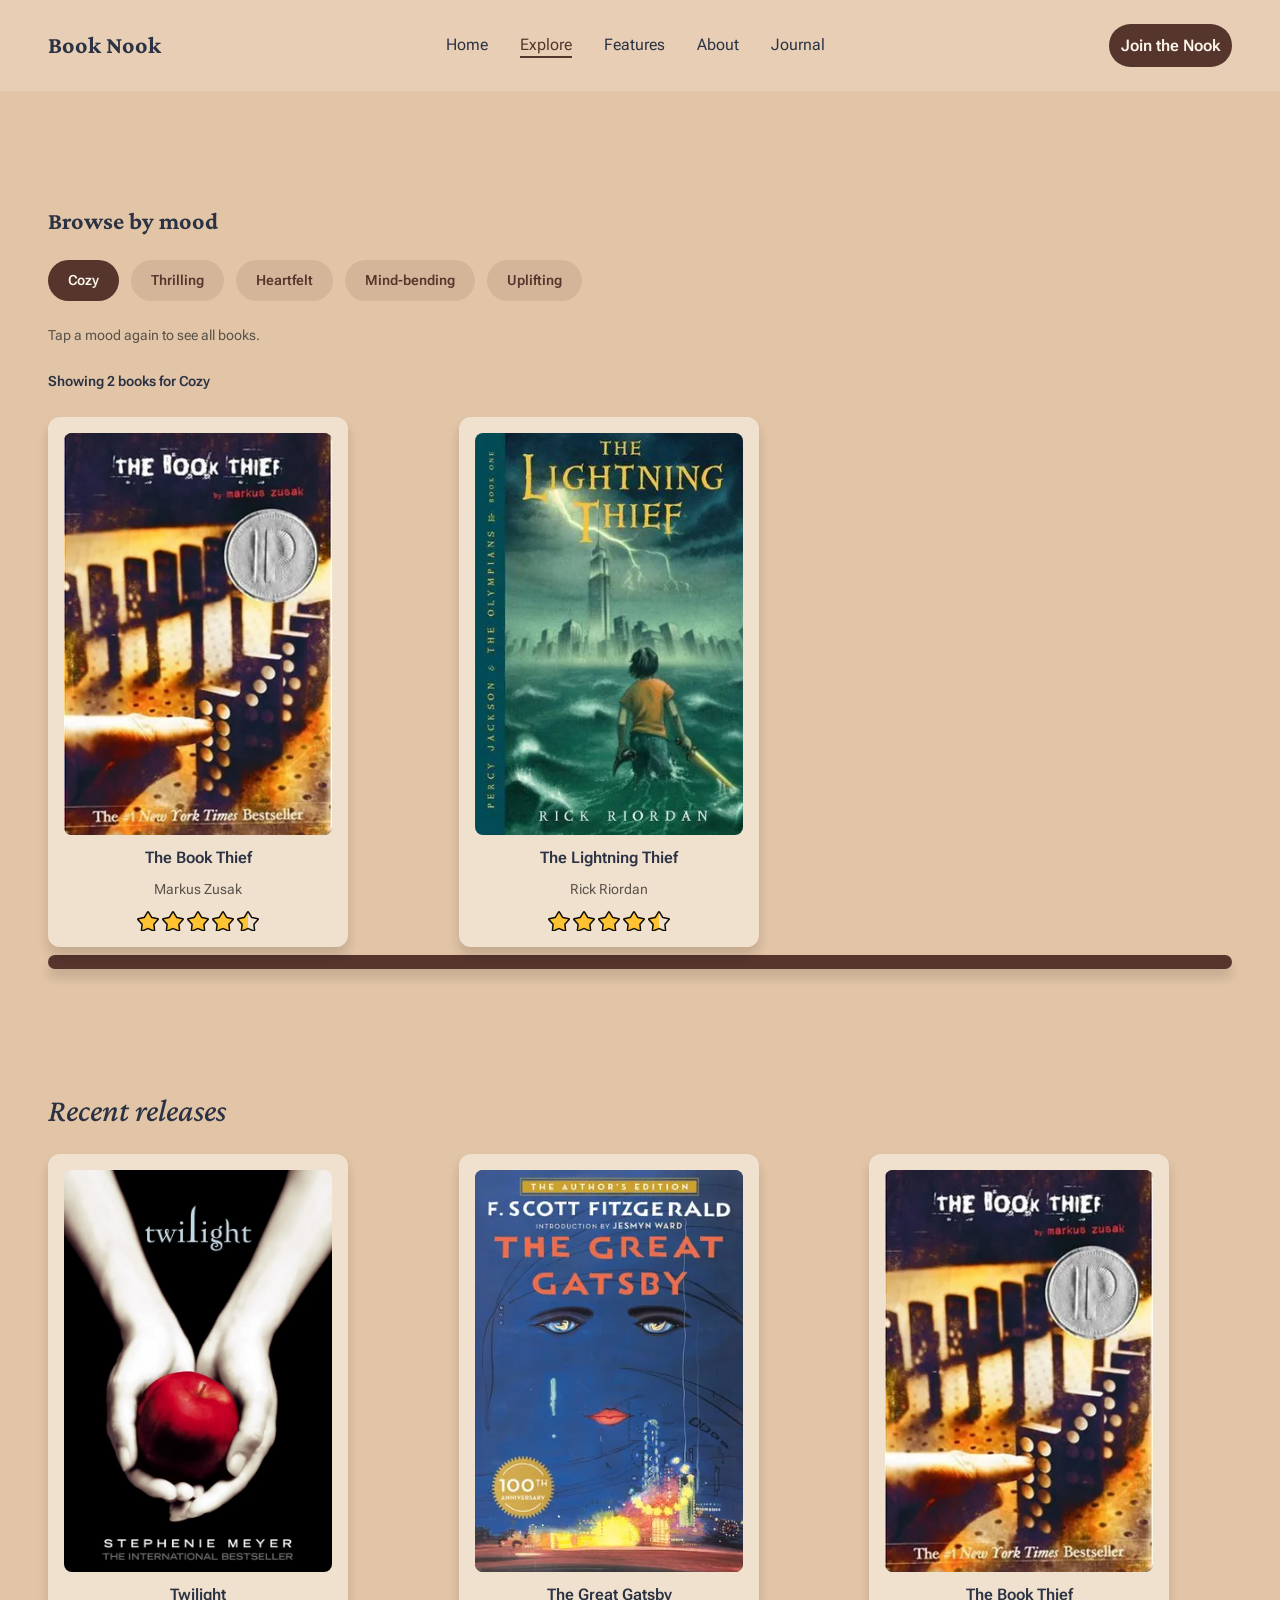
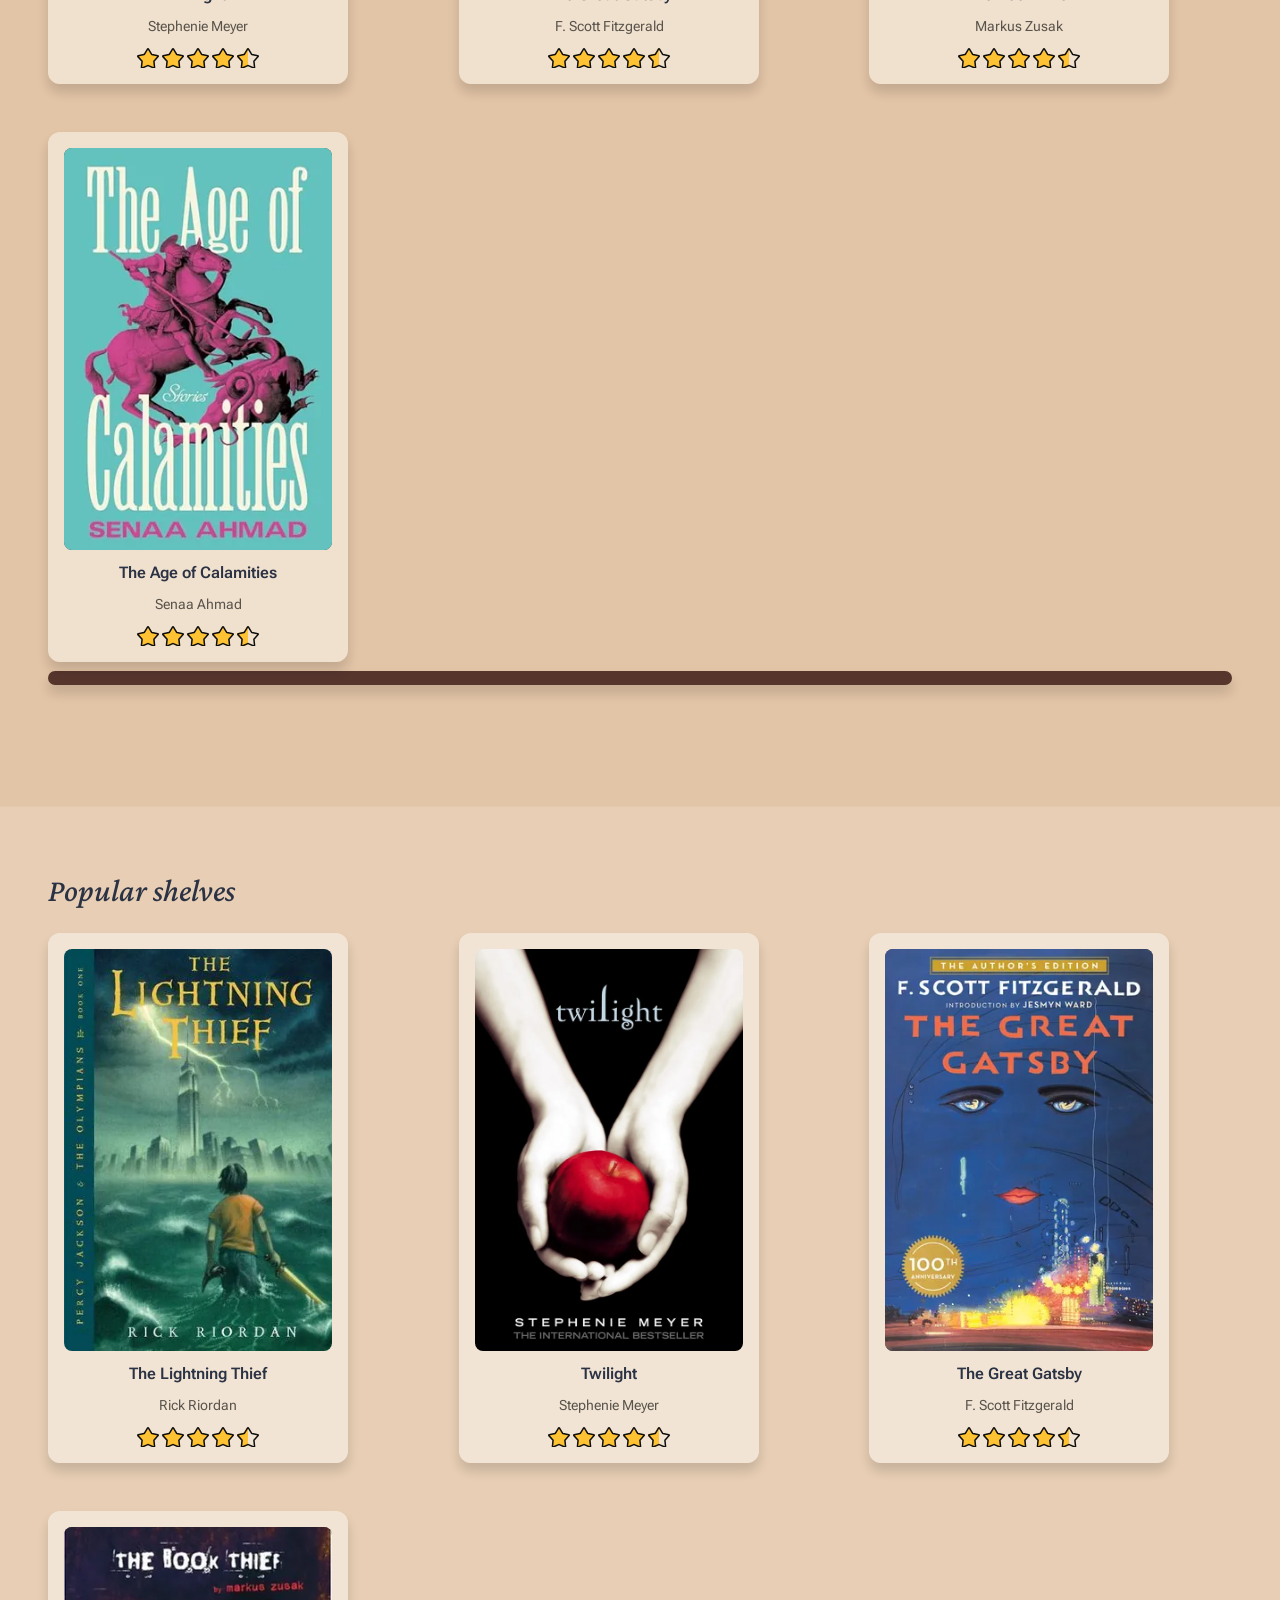
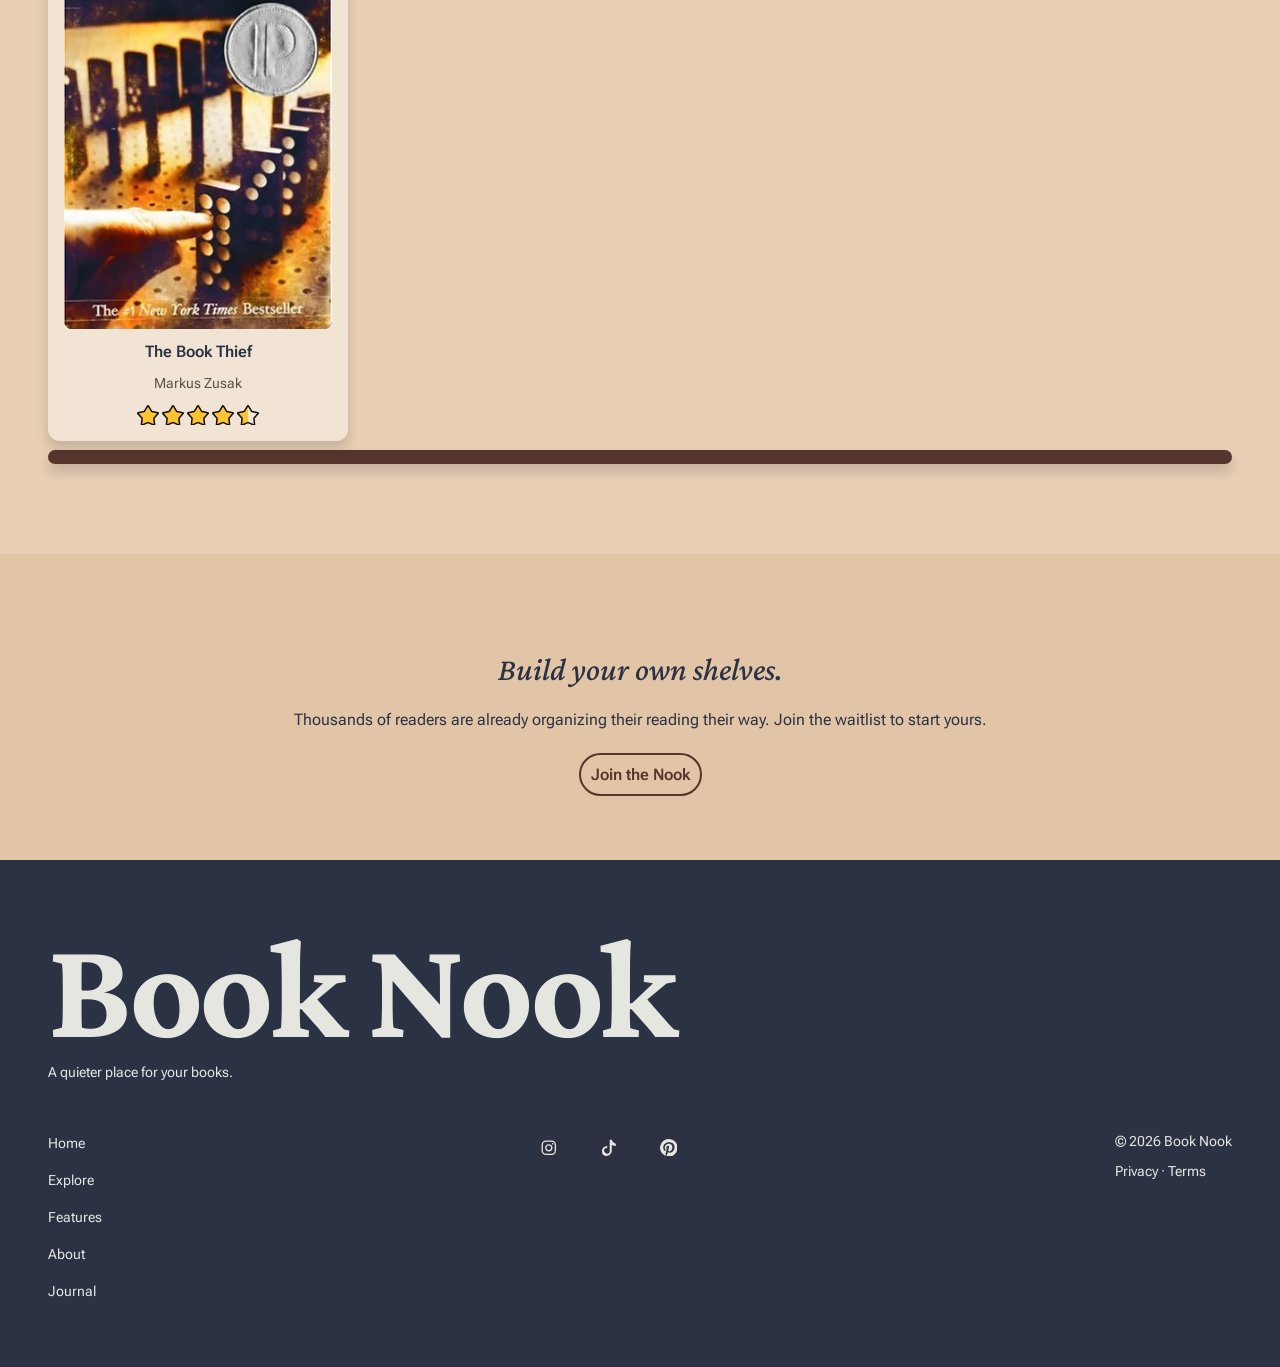
<file: explore.html>
<!DOCTYPE html>
<html lang="en">
<head>
    <meta charset="UTF-8">
    <meta name="viewport" content="width=device-width, initial-scale=1.0">
    <title>Explore | Book Nook</title>
    <meta name="description" content="Browse recent releases and popular shelves, or find your next read by mood — cozy, thrilling, heartfelt, and more.">
    <link rel="icon" href="assets/favicon-32.png" sizes="32x32" type="image/png">
    <link rel="icon" href="assets/favicon-16.png" sizes="16x16" type="image/png">
    <link rel="icon" href="assets/favicon.svg" type="image/svg+xml">
    <link rel="apple-touch-icon" href="assets/apple-touch-icon.png">
    <meta property="og:title" content="Explore">
    <meta property="og:description" content="Browse recent releases and popular shelves, or find your next read by mood — cozy, thrilling, heartfelt, and more.">
    <meta property="og:image" content="https://nicolle-booknook.netlify.app/assets/og-image.png">
    <meta property="og:url" content="https://nicolle-booknook.netlify.app/explore.html">
    <meta property="og:type" content="website">
    <meta property="og:site_name" content="Book Nook">
    <meta property="og:locale" content="en_US">
    <meta name="twitter:card" content="summary_large_image">
    <meta name="twitter:title" content="Explore">
    <meta name="twitter:description" content="Browse recent releases and popular shelves, or find your next read by mood — cozy, thrilling, heartfelt, and more.">
    <link rel="preconnect" href="https://fonts.googleapis.com">
    <link rel="preconnect" href="https://fonts.gstatic.com" crossorigin>
    <link href="https://fonts.googleapis.com/css2?family=Crimson+Pro:ital,wght@0,400..800;1,400..800&family=Roboto+Flex:opsz,wght@8..144,400..700&display=swap" rel="stylesheet">
    <link rel="stylesheet" href="css/variables.css">
    <link rel="stylesheet" href="css/base.css">
    <link rel="stylesheet" href="css/components.css">
    <link rel="stylesheet" href="css/layout.css">
</head>
<body>
    <svg class="sprite" xmlns="http://www.w3.org/2000/svg" aria-hidden="true" focusable="false">
        <symbol id="star-full" viewBox="0 0 22 21" fill="none"><path d="M11 0.75C11.1044 0.75 11.2065 0.777477 11.2959 0.828125C11.3851 0.878739 11.4583 0.950693 11.5088 1.03613L14.498 6.09863L14.665 6.38281L14.9863 6.45117L20.79 7.69238C20.8918 7.71422 20.9849 7.76159 21.0605 7.8291C21.136 7.89651 21.1919 7.98101 21.2227 8.07422C21.2533 8.16731 21.2586 8.2668 21.2383 8.3623C21.2179 8.45801 21.172 8.54846 21.1045 8.62305L17.1484 12.9922L16.9238 13.2402L16.958 13.5723L17.5566 19.4023C17.5666 19.4994 17.5514 19.5977 17.5107 19.6875C17.47 19.7774 17.4051 19.8565 17.3223 19.916C17.2393 19.9755 17.1408 20.0134 17.0371 20.0244C16.9593 20.0326 16.8809 20.0253 16.8066 20.0039L16.7334 19.9775L11.2998 17.6143L11 17.4844L10.7012 17.6143L5.26758 19.9775C5.17275 20.0188 5.06772 20.0354 4.96387 20.0244C4.86008 20.0134 4.76173 19.9755 4.67871 19.916C4.59583 19.8565 4.531 19.7774 4.49023 19.6875C4.44957 19.5977 4.43339 19.4994 4.44336 19.4023L5.04297 13.5723L5.07617 13.2402L4.85254 12.9922L0.896484 8.62402V8.62305C0.828925 8.5485 0.783187 8.45899 0.762695 8.36328C0.742261 8.26771 0.746777 8.1684 0.777344 8.0752C0.808047 7.98184 0.863849 7.8966 0.939453 7.8291C1.01506 7.76163 1.10826 7.7142 1.20996 7.69238L7.01367 6.45117L7.33594 6.38281L7.50293 6.09863L10.4912 1.03613C10.5417 0.95069 10.6149 0.878788 10.7041 0.828125C10.7934 0.777477 10.8957 0.750069 11 0.75Z" fill="var(--color-gold)" stroke="var(--color-star-outline)" stroke-width="1.5"/></symbol>
        <symbol id="star-half" viewBox="0 0 22 21" fill="none"><g clip-path="url(#star-half-clip)">
<path d="M9.84565 0.654892C9.96331 0.455628 10.1319 0.290294 10.3345 0.175383C10.5371 0.0604718 10.7667 0 11.0004 0C11.2341 0 11.4637 0.0604718 11.6663 0.175383C11.8689 0.290294 12.0375 0.455628 12.1552 0.654892L15.1436 5.71772L20.9473 6.95863C21.1756 7.00759 21.3869 7.11475 21.5601 7.26942C21.7334 7.4241 21.8625 7.62088 21.9347 7.84017C22.0068 8.05945 22.0195 8.29357 21.9714 8.51918C21.9232 8.7448 21.816 8.95402 21.6605 9.126L17.7044 13.4956L18.3031 19.3255C18.3267 19.5551 18.2889 19.7868 18.1935 19.9974C18.098 20.208 17.9482 20.3902 17.759 20.5259C17.5699 20.6615 17.348 20.7458 17.1155 20.7703C16.883 20.7948 16.6481 20.7587 16.4341 20.6656L11.0004 18.302L5.56666 20.6656C5.35273 20.7587 5.11779 20.7948 4.88531 20.7703C4.65282 20.7458 4.43092 20.6615 4.24177 20.5259C4.05261 20.3902 3.90282 20.208 3.80734 19.9974C3.71187 19.7868 3.67405 19.5551 3.69768 19.3255L4.29643 13.4956L0.340347 9.12706C0.184485 8.95509 0.0770589 8.74578 0.0287928 8.52003C-0.0194733 8.29427 -0.00689051 8.05997 0.0652849 7.84052C0.13746 7.62106 0.266703 7.42413 0.440111 7.26939C0.613518 7.11464 0.825024 7.00749 1.05351 6.95863L6.8572 5.71772L9.84565 0.654892Z" fill="var(--color-gold)"/>
</g>
<path d="M11 0.75C11.1044 0.75 11.2065 0.777477 11.2959 0.828125C11.3851 0.878739 11.4583 0.950693 11.5088 1.03613L14.498 6.09863L14.665 6.38281L14.9863 6.45117L20.79 7.69238C20.8918 7.71422 20.9849 7.76159 21.0605 7.8291C21.136 7.89651 21.1919 7.98101 21.2227 8.07422C21.2533 8.16731 21.2586 8.2668 21.2383 8.3623C21.2179 8.45801 21.172 8.54846 21.1045 8.62305L17.1484 12.9922L16.9238 13.2402L16.958 13.5723L17.5566 19.4023C17.5666 19.4994 17.5514 19.5977 17.5107 19.6875C17.47 19.7774 17.4051 19.8565 17.3223 19.916C17.2393 19.9755 17.1408 20.0134 17.0371 20.0244C16.9593 20.0326 16.8809 20.0253 16.8066 20.0039L16.7334 19.9775L11.2998 17.6143L11 17.4844L10.7012 17.6143L5.26758 19.9775C5.17275 20.0188 5.06772 20.0354 4.96387 20.0244C4.86008 20.0134 4.76173 19.9755 4.67871 19.916C4.59583 19.8565 4.531 19.7774 4.49023 19.6875C4.44957 19.5977 4.43339 19.4994 4.44336 19.4023L5.04297 13.5723L5.07617 13.2402L4.85254 12.9922L0.896484 8.62402V8.62305C0.828925 8.5485 0.783187 8.45899 0.762695 8.36328C0.742261 8.26771 0.746777 8.1684 0.777344 8.0752C0.808047 7.98184 0.863849 7.8966 0.939453 7.8291C1.01506 7.76163 1.10826 7.7142 1.20996 7.69238L7.01367 6.45117L7.33594 6.38281L7.50293 6.09863L10.4912 1.03613C10.5417 0.95069 10.6149 0.878788 10.7041 0.828125C10.7934 0.777477 10.8957 0.750069 11 0.75Z" stroke="var(--color-star-outline)" stroke-width="1.5"/>
<defs>
<clipPath id="star-half-clip">
<rect width="11" height="20.7778" fill="white"/>
</clipPath>
</defs></symbol>
        <symbol id="icon-menu" viewBox="0 0 100 100" fill="currentColor"><path d="M50,92.739l43.795-21.356V8.069L51.36,28.763h-1.451L50,92.739z M50,99.294c-0.465,0-0.93-0.104-1.36-0.314L1.743,76.108  C0.678,75.591,0,74.508,0,73.321V3.104c0-1.07,0.551-2.065,1.459-2.633c0.907-0.566,2.044-0.626,3.004-0.156L50,22.522L95.537,0.314  c0.962-0.47,2.099-0.41,3.005,0.156C99.449,1.038,100,2.033,100,3.104v70.218c0,1.187-0.677,2.27-1.741,2.787L51.36,98.979  C50.93,99.189,50.467,99.294,50,99.294"/><path d="M61.619,42.04c-1.149,0-2.254-0.641-2.791-1.743c-0.753-1.541-0.111-3.396,1.428-4.148L81.76,25.66  c1.539-0.751,3.396-0.11,4.148,1.43c0.751,1.54,0.111,3.398-1.429,4.148L62.977,41.728C62.539,41.94,62.074,42.04,61.619,42.04"/><path d="M61.619,58.599c-1.149,0-2.254-0.641-2.791-1.743c-0.753-1.54-0.111-3.396,1.428-4.148L81.76,42.22  c1.539-0.751,3.396-0.111,4.148,1.429c0.751,1.541,0.111,3.399-1.429,4.148L62.977,58.285  C62.539,58.498,62.074,58.599,61.619,58.599"/><path d="M61.619,75.156c-1.149,0-2.254-0.641-2.791-1.743c-0.753-1.54-0.111-3.396,1.428-4.148L81.76,58.779  c1.539-0.752,3.396-0.113,4.148,1.427c0.751,1.542,0.111,3.399-1.429,4.15L62.977,74.843C62.539,75.057,62.074,75.156,61.619,75.156  "/></symbol>
        <symbol id="social-instagram" viewBox="0 0 24 24" fill="none" stroke="currentColor" stroke-width="1.8"><rect x="3" y="3" width="18" height="18" rx="5.2"/><circle cx="12" cy="12" r="4.1"/><circle cx="17.4" cy="6.6" r="1.1" fill="currentColor" stroke="none"/></symbol>
        <symbol id="social-pinterest" viewBox="0 0 32 32" fill="currentColor"><path d="M16.132 0a16 16 0 0 0-5.771 30.952c-.13-1.312-.262-3.148 0-4.6l1.836-8a5.771 5.771 0 0 1-.525-2.361c0-2.23 1.312-3.935 2.885-3.935s1.967 1.05 1.967 2.23-.918 3.4-1.312 5.377.787 2.885 2.36 2.885 4.984-3.016 4.984-7.344-2.754-6.558-6.69-6.558-7.082 3.54-7.082 7.082c0 1.312.525 2.885 1.18 3.672a.525.525 0 0 1 .131.393l-.393 1.836c-.13.262-.262.393-.525.262-1.967-.918-3.28-3.803-3.28-6.164 0-4.984 3.672-9.705 10.623-9.705s9.836 3.935 9.836 9.18-3.54 9.968-8.263 9.968c-1.574 0-3.148-.787-3.672-1.836l-1.05 3.803c-.393 1.443-1.312 3.148-1.967 4.197A16 16 0 1 0 16.132 0z"/></symbol>
        <symbol id="social-tiktok" viewBox="0 0 128 128" fill="currentColor"><path d="M85.79 41.084a50.3 50.3 0 0 0 29.326 9.38V33.907a29.44 29.44 0 0 1-15.57-8.921C92.592 20.65 87.582 13.495 86.113 5.12h-15.33v84.003c-.034 9.793-7.986 17.723-17.791 17.723-5.779 0-10.912-2.753-14.164-7.018-5.805-2.928-9.786-8.94-9.786-15.884 0-9.82 7.964-17.783 17.791-17.783 1.883 0 3.698.293 5.4.833V50.258c-21.103.436-38.075 17.67-38.075 38.866 0 10.58 4.226 20.172 11.086 27.18a38.73 38.73 0 0 0 21.652 6.576c21.481 0 38.895-17.405 38.895-38.875v-42.92Z"/></symbol>
    </svg>
    <header>
        <nav class="header__nav" aria-label="Main">
            <a href="index.html" class="header__logo" title="Book Nook, back to the home page">Book Nook</a>
            <ul class="nav__links" id="nav-links">
                <li><a class="nav__link" href="index.html" title="Go to the home page">Home</a></li>
                <li><a class="nav__link" href="explore.html" title="Browse books by mood" aria-current="page">Explore</a></li>
                <li><a class="nav__link" href="features.html" title="See what Book Nook does differently">Features</a></li>
                <li><a class="nav__link" href="about.html" title="Meet the creator and read the FAQ">About</a></li>
                <li><a class="nav__link" href="journal.html" title="Read the Book Nook journal">Journal</a></li>
                <li class="nav__cta"><a href="waitlist.html" class="btn btn--primary" title="Join the Book Nook waitlist">Join the Nook</a></li>
            </ul>
            <a href="waitlist.html" class="btn btn--primary header__cta" title="Join the Book Nook waitlist">Join the Nook</a>
            <button class="nav__toggle" id="nav-toggle" aria-label="Toggle navigation menu" title="Open or close the menu" aria-expanded="false" aria-controls="nav-links"><svg class="nav__toggle-icon" aria-hidden="true" focusable="false"><use href="#icon-menu"/></svg></button>
        </nav>
    </header>
    <main>
        <section class="page-section mood-browse">
        <h1 class="mood-browse__heading">Browse by mood</h1>
        <div class="mood-browse__list">
            <button type="button" class="mood-chip is-selected" data-mood="cozy" title="Show cozy books" aria-pressed="true">Cozy</button>
            <button type="button" class="mood-chip" data-mood="thrilling" title="Show thrilling books" aria-pressed="false">Thrilling</button>
            <button type="button" class="mood-chip" data-mood="heartfelt" title="Show heartfelt books" aria-pressed="false">Heartfelt</button>
            <button type="button" class="mood-chip" data-mood="mind-bending" title="Show mind-bending books" aria-pressed="false">Mind-bending</button>
            <button type="button" class="mood-chip" data-mood="uplifting" title="Show uplifting books" aria-pressed="false">Uplifting</button>
        </div>
        <p class="mood-browse__hint">Tap a mood again to see all books.</p>
        <p class="mood-browse__status" aria-live="polite"></p>
        <h2 class="sr-only">Books for your mood</h2>
        <ul class="book-row book-row--mood-cozy">
            <li class="book-card" data-moods="mind-bending">
                <div class="book-card__cover"><picture>
                        <source media="(max-width: 768px)" srcset="assets/book_cover_img/4671-sm.webp" type="image/webp">
                        <source media="(max-width: 768px)" srcset="assets/book_cover_img/4671-sm.jpg" type="image/jpeg">
                        <source srcset="assets/book_cover_img/4671-lg.webp" type="image/webp">
                        <img src="assets/book_cover_img/4671-lg.jpg" alt="The Great Gatsby cover" width="600" height="914" decoding="async">
                    </picture></div>
                <h3 class="book-card__title">The Great Gatsby</h3>
                <p class="book-card__author">F. Scott Fitzgerald</p>
                <div class="book-card__rating" role="img" aria-label="4.5 out of 5 stars">
                    <svg class="star" aria-hidden="true" focusable="false"><use href="#star-full"/></svg>
                    <svg class="star" aria-hidden="true" focusable="false"><use href="#star-full"/></svg>
                    <svg class="star" aria-hidden="true" focusable="false"><use href="#star-full"/></svg>
                    <svg class="star" aria-hidden="true" focusable="false"><use href="#star-full"/></svg>
                    <svg class="star" aria-hidden="true" focusable="false"><use href="#star-half"/></svg>
                </div>
            </li>
            <li class="book-card" data-moods="cozy heartfelt">
                <div class="book-card__cover"><picture>
                        <source media="(max-width: 768px)" srcset="assets/book_cover_img/19063-sm.webp" type="image/webp">
                        <source media="(max-width: 768px)" srcset="assets/book_cover_img/19063-sm.jpg" type="image/jpeg">
                        <source srcset="assets/book_cover_img/19063-lg.webp" type="image/webp">
                        <img src="assets/book_cover_img/19063-lg.jpg" alt="The Book Thief cover" width="322" height="500" decoding="async">
                    </picture></div>
                <h3 class="book-card__title">The Book Thief</h3>
                <p class="book-card__author">Markus Zusak</p>
                <div class="book-card__rating" role="img" aria-label="4.5 out of 5 stars">
                    <svg class="star" aria-hidden="true" focusable="false"><use href="#star-full"/></svg>
                    <svg class="star" aria-hidden="true" focusable="false"><use href="#star-full"/></svg>
                    <svg class="star" aria-hidden="true" focusable="false"><use href="#star-full"/></svg>
                    <svg class="star" aria-hidden="true" focusable="false"><use href="#star-full"/></svg>
                    <svg class="star" aria-hidden="true" focusable="false"><use href="#star-half"/></svg>
                </div>
            </li>
            <li class="book-card" data-moods="mind-bending thrilling">
                <div class="book-card__cover"><picture>
                        <source media="(max-width: 768px)" srcset="assets/book_cover_img/231126882-sm.webp" type="image/webp">
                        <source media="(max-width: 768px)" srcset="assets/book_cover_img/231126882-sm.jpg" type="image/jpeg">
                        <source srcset="assets/book_cover_img/231126882-lg.webp" type="image/webp">
                        <img src="assets/book_cover_img/231126882-lg.jpg" alt="The Age of Calamities cover" width="331" height="500" decoding="async">
                    </picture></div>
                <h3 class="book-card__title">The Age of Calamities</h3>
                <p class="book-card__author">Senaa Ahmad</p>
                <div class="book-card__rating" role="img" aria-label="4.5 out of 5 stars">
                    <svg class="star" aria-hidden="true" focusable="false"><use href="#star-full"/></svg>
                    <svg class="star" aria-hidden="true" focusable="false"><use href="#star-full"/></svg>
                    <svg class="star" aria-hidden="true" focusable="false"><use href="#star-full"/></svg>
                    <svg class="star" aria-hidden="true" focusable="false"><use href="#star-full"/></svg>
                    <svg class="star" aria-hidden="true" focusable="false"><use href="#star-half"/></svg>
                </div>
            </li>
            <li class="book-card" data-moods="cozy uplifting">
                <div class="book-card__cover"><picture>
                        <source media="(max-width: 768px)" srcset="assets/book_cover_img/28187-sm.webp" type="image/webp">
                        <source media="(max-width: 768px)" srcset="assets/book_cover_img/28187-sm.jpg" type="image/jpeg">
                        <source srcset="assets/book_cover_img/28187-lg.webp" type="image/webp">
                        <img src="assets/book_cover_img/28187-lg.jpg" alt="The Lightning Thief cover" width="305" height="475" decoding="async">
                    </picture></div>
                <h3 class="book-card__title">The Lightning Thief</h3>
                <p class="book-card__author">Rick Riordan</p>
                <div class="book-card__rating" role="img" aria-label="4.5 out of 5 stars">
                    <svg class="star" aria-hidden="true" focusable="false"><use href="#star-full"/></svg>
                    <svg class="star" aria-hidden="true" focusable="false"><use href="#star-full"/></svg>
                    <svg class="star" aria-hidden="true" focusable="false"><use href="#star-full"/></svg>
                    <svg class="star" aria-hidden="true" focusable="false"><use href="#star-full"/></svg>
                    <svg class="star" aria-hidden="true" focusable="false"><use href="#star-half"/></svg>
                </div>
            </li>
            <li class="book-card" data-moods="uplifting heartfelt">
                <div class="book-card__cover"><picture>
                        <source media="(max-width: 768px)" srcset="assets/book_cover_img/30075802-sm.webp" type="image/webp">
                        <source media="(max-width: 768px)" srcset="assets/book_cover_img/30075802-sm.jpg" type="image/jpeg">
                        <source srcset="assets/book_cover_img/30075802-lg.webp" type="image/webp">
                        <img src="assets/book_cover_img/30075802-lg.jpg" alt="The Princess Saves Herself in This One cover" width="317" height="475" decoding="async">
                    </picture></div>
                <h3 class="book-card__title">The Princess Saves Herself in This One</h3>
                <p class="book-card__author">Amanda Lovelace</p>
                <div class="book-card__rating" role="img" aria-label="4.5 out of 5 stars">
                    <svg class="star" aria-hidden="true" focusable="false"><use href="#star-full"/></svg>
                    <svg class="star" aria-hidden="true" focusable="false"><use href="#star-full"/></svg>
                    <svg class="star" aria-hidden="true" focusable="false"><use href="#star-full"/></svg>
                    <svg class="star" aria-hidden="true" focusable="false"><use href="#star-full"/></svg>
                    <svg class="star" aria-hidden="true" focusable="false"><use href="#star-half"/></svg>
                </div>
            </li>
            <li class="book-card" data-moods="heartfelt">
                <div class="book-card__cover"><picture>
                        <source media="(max-width: 768px)" srcset="assets/book_cover_img/50706476-sm.webp" type="image/webp">
                        <source media="(max-width: 768px)" srcset="assets/book_cover_img/50706476-sm.jpg" type="image/jpeg">
                        <source srcset="assets/book_cover_img/50706476-lg.webp" type="image/webp">
                        <img src="assets/book_cover_img/50706476-lg.jpg" alt="Dearly cover" width="265" height="400" decoding="async">
                    </picture></div>
                <h3 class="book-card__title">Dearly</h3>
                <p class="book-card__author">Margaret Atwood</p>
                <div class="book-card__rating" role="img" aria-label="4.5 out of 5 stars">
                    <svg class="star" aria-hidden="true" focusable="false"><use href="#star-full"/></svg>
                    <svg class="star" aria-hidden="true" focusable="false"><use href="#star-full"/></svg>
                    <svg class="star" aria-hidden="true" focusable="false"><use href="#star-full"/></svg>
                    <svg class="star" aria-hidden="true" focusable="false"><use href="#star-full"/></svg>
                    <svg class="star" aria-hidden="true" focusable="false"><use href="#star-half"/></svg>
                </div>
            </li>
            <li class="book-card" data-moods="thrilling">
                <div class="book-card__cover"><picture>
                        <source media="(max-width: 768px)" srcset="assets/book_cover_img/528-sm.webp" type="image/webp">
                        <source media="(max-width: 768px)" srcset="assets/book_cover_img/528-sm.jpg" type="image/jpeg">
                        <source srcset="assets/book_cover_img/528-lg.webp" type="image/webp">
                        <img src="assets/book_cover_img/528-lg.jpg" alt="From Blood and Ash cover" width="315" height="475" decoding="async">
                    </picture></div>
                <h3 class="book-card__title">From Blood and Ash</h3>
                <p class="book-card__author">Jennifer L. Armentrout</p>
                <div class="book-card__rating" role="img" aria-label="4.5 out of 5 stars">
                    <svg class="star" aria-hidden="true" focusable="false"><use href="#star-full"/></svg>
                    <svg class="star" aria-hidden="true" focusable="false"><use href="#star-full"/></svg>
                    <svg class="star" aria-hidden="true" focusable="false"><use href="#star-full"/></svg>
                    <svg class="star" aria-hidden="true" focusable="false"><use href="#star-full"/></svg>
                    <svg class="star" aria-hidden="true" focusable="false"><use href="#star-half"/></svg>
                </div>
            </li>
            <li class="book-card" data-moods="mind-bending thrilling">
                <div class="book-card__cover"><picture>
                        <source media="(max-width: 768px)" srcset="assets/book_cover_img/62047984-sm.webp" type="image/webp">
                        <source media="(max-width: 768px)" srcset="assets/book_cover_img/62047984-sm.jpg" type="image/jpeg">
                        <source srcset="assets/book_cover_img/62047984-lg.webp" type="image/webp">
                        <img src="assets/book_cover_img/62047984-lg.jpg" alt="Yellowface cover" width="600" height="904" decoding="async">
                    </picture></div>
                <h3 class="book-card__title">Yellowface</h3>
                <p class="book-card__author">R.F. Kuang</p>
                <div class="book-card__rating" role="img" aria-label="4.5 out of 5 stars">
                    <svg class="star" aria-hidden="true" focusable="false"><use href="#star-full"/></svg>
                    <svg class="star" aria-hidden="true" focusable="false"><use href="#star-full"/></svg>
                    <svg class="star" aria-hidden="true" focusable="false"><use href="#star-full"/></svg>
                    <svg class="star" aria-hidden="true" focusable="false"><use href="#star-full"/></svg>
                    <svg class="star" aria-hidden="true" focusable="false"><use href="#star-half"/></svg>
                </div>
            </li>
            <li class="book-card" data-moods="heartfelt uplifting">
                <div class="book-card__cover"><picture>
                        <source media="(max-width: 768px)" srcset="assets/book_cover_img/6313-sm.webp" type="image/webp">
                        <source media="(max-width: 768px)" srcset="assets/book_cover_img/6313-sm.jpg" type="image/jpeg">
                        <source srcset="assets/book_cover_img/6313-lg.webp" type="image/webp">
                        <img src="assets/book_cover_img/6313-lg.jpg" alt="The Woman in Me cover" width="307" height="475" decoding="async">
                    </picture></div>
                <h3 class="book-card__title">The Woman in Me</h3>
                <p class="book-card__author">Britney Spears</p>
                <div class="book-card__rating" role="img" aria-label="4.5 out of 5 stars">
                    <svg class="star" aria-hidden="true" focusable="false"><use href="#star-full"/></svg>
                    <svg class="star" aria-hidden="true" focusable="false"><use href="#star-full"/></svg>
                    <svg class="star" aria-hidden="true" focusable="false"><use href="#star-full"/></svg>
                    <svg class="star" aria-hidden="true" focusable="false"><use href="#star-full"/></svg>
                    <svg class="star" aria-hidden="true" focusable="false"><use href="#star-half"/></svg>
                </div>
            </li>
        </ul>
    </section>
    <section class="page-section recent-releases">
        <h2>Recent releases</h2>
        <ul class="book-row">
            <li class="book-card">
                <div class="book-card__cover"><picture>
                        <source media="(max-width: 768px)" srcset="assets/book_cover_img/41865-sm.webp" type="image/webp">
                        <source media="(max-width: 768px)" srcset="assets/book_cover_img/41865-sm.jpg" type="image/jpeg">
                        <source srcset="assets/book_cover_img/41865-lg.webp" type="image/webp">
                        <img src="assets/book_cover_img/41865-lg.jpg" alt="Twilight cover" width="600" height="943" loading="lazy" decoding="async">
                    </picture></div>
                <h3 class="book-card__title">Twilight</h3>
                <p class="book-card__author">Stephenie Meyer</p>
                <div class="book-card__rating" role="img" aria-label="4.5 out of 5 stars">
                    <svg class="star" aria-hidden="true" focusable="false"><use href="#star-full"/></svg>
                    <svg class="star" aria-hidden="true" focusable="false"><use href="#star-full"/></svg>
                    <svg class="star" aria-hidden="true" focusable="false"><use href="#star-full"/></svg>
                    <svg class="star" aria-hidden="true" focusable="false"><use href="#star-full"/></svg>
                    <svg class="star" aria-hidden="true" focusable="false"><use href="#star-half"/></svg>
                </div>
            </li>
            <li class="book-card">
                <div class="book-card__cover"><picture>
                        <source media="(max-width: 768px)" srcset="assets/book_cover_img/4671-sm.webp" type="image/webp">
                        <source media="(max-width: 768px)" srcset="assets/book_cover_img/4671-sm.jpg" type="image/jpeg">
                        <source srcset="assets/book_cover_img/4671-lg.webp" type="image/webp">
                        <img src="assets/book_cover_img/4671-lg.jpg" alt="The Great Gatsby cover" width="600" height="914" loading="lazy" decoding="async">
                    </picture></div>
                <h3 class="book-card__title">The Great Gatsby</h3>
                <p class="book-card__author">F. Scott Fitzgerald</p>
                <div class="book-card__rating" role="img" aria-label="4.5 out of 5 stars">
                    <svg class="star" aria-hidden="true" focusable="false"><use href="#star-full"/></svg>
                    <svg class="star" aria-hidden="true" focusable="false"><use href="#star-full"/></svg>
                    <svg class="star" aria-hidden="true" focusable="false"><use href="#star-full"/></svg>
                    <svg class="star" aria-hidden="true" focusable="false"><use href="#star-full"/></svg>
                    <svg class="star" aria-hidden="true" focusable="false"><use href="#star-half"/></svg>
                </div>
            </li>
            <li class="book-card">
                <div class="book-card__cover"><picture>
                        <source media="(max-width: 768px)" srcset="assets/book_cover_img/19063-sm.webp" type="image/webp">
                        <source media="(max-width: 768px)" srcset="assets/book_cover_img/19063-sm.jpg" type="image/jpeg">
                        <source srcset="assets/book_cover_img/19063-lg.webp" type="image/webp">
                        <img src="assets/book_cover_img/19063-lg.jpg" alt="The Book Thief cover" width="322" height="500" loading="lazy" decoding="async">
                    </picture></div>
                <h3 class="book-card__title">The Book Thief</h3>
                <p class="book-card__author">Markus Zusak</p>
                <div class="book-card__rating" role="img" aria-label="4.5 out of 5 stars">
                    <svg class="star" aria-hidden="true" focusable="false"><use href="#star-full"/></svg>
                    <svg class="star" aria-hidden="true" focusable="false"><use href="#star-full"/></svg>
                    <svg class="star" aria-hidden="true" focusable="false"><use href="#star-full"/></svg>
                    <svg class="star" aria-hidden="true" focusable="false"><use href="#star-full"/></svg>
                    <svg class="star" aria-hidden="true" focusable="false"><use href="#star-half"/></svg>
                </div>
            </li>
            <li class="book-card">
                <div class="book-card__cover"><picture>
                        <source media="(max-width: 768px)" srcset="assets/book_cover_img/231126882-sm.webp" type="image/webp">
                        <source media="(max-width: 768px)" srcset="assets/book_cover_img/231126882-sm.jpg" type="image/jpeg">
                        <source srcset="assets/book_cover_img/231126882-lg.webp" type="image/webp">
                        <img src="assets/book_cover_img/231126882-lg.jpg" alt="The Age of Calamities cover" width="331" height="500" loading="lazy" decoding="async">
                    </picture></div>
                <h3 class="book-card__title">The Age of Calamities</h3>
                <p class="book-card__author">Senaa Ahmad</p>
                <div class="book-card__rating" role="img" aria-label="4.5 out of 5 stars">
                    <svg class="star" aria-hidden="true" focusable="false"><use href="#star-full"/></svg>
                    <svg class="star" aria-hidden="true" focusable="false"><use href="#star-full"/></svg>
                    <svg class="star" aria-hidden="true" focusable="false"><use href="#star-full"/></svg>
                    <svg class="star" aria-hidden="true" focusable="false"><use href="#star-full"/></svg>
                    <svg class="star" aria-hidden="true" focusable="false"><use href="#star-half"/></svg>
                </div>
            </li>
        </ul>
    </section>
    <section class="page-section popular-shelves">
        <h2>Popular shelves</h2>
        <ul class="book-row">
            <li class="book-card">
                <div class="book-card__cover"><picture>
                        <source media="(max-width: 768px)" srcset="assets/book_cover_img/28187-sm.webp" type="image/webp">
                        <source media="(max-width: 768px)" srcset="assets/book_cover_img/28187-sm.jpg" type="image/jpeg">
                        <source srcset="assets/book_cover_img/28187-lg.webp" type="image/webp">
                        <img src="assets/book_cover_img/28187-lg.jpg" alt="The Lightning Thief cover" width="305" height="475" loading="lazy" decoding="async">
                    </picture></div>
                <h3 class="book-card__title">The Lightning Thief</h3>
                <p class="book-card__author">Rick Riordan</p>
                <div class="book-card__rating" role="img" aria-label="4.5 out of 5 stars">
                    <svg class="star" aria-hidden="true" focusable="false"><use href="#star-full"/></svg>
                    <svg class="star" aria-hidden="true" focusable="false"><use href="#star-full"/></svg>
                    <svg class="star" aria-hidden="true" focusable="false"><use href="#star-full"/></svg>
                    <svg class="star" aria-hidden="true" focusable="false"><use href="#star-full"/></svg>
                    <svg class="star" aria-hidden="true" focusable="false"><use href="#star-half"/></svg>
                </div>
            </li>
            <li class="book-card">
                <div class="book-card__cover"><picture>
                        <source media="(max-width: 768px)" srcset="assets/book_cover_img/41865-sm.webp" type="image/webp">
                        <source media="(max-width: 768px)" srcset="assets/book_cover_img/41865-sm.jpg" type="image/jpeg">
                        <source srcset="assets/book_cover_img/41865-lg.webp" type="image/webp">
                        <img src="assets/book_cover_img/41865-lg.jpg" alt="Twilight cover" width="600" height="943" loading="lazy" decoding="async">
                    </picture></div>
                <h3 class="book-card__title">Twilight</h3>
                <p class="book-card__author">Stephenie Meyer</p>
                <div class="book-card__rating" role="img" aria-label="4.5 out of 5 stars">
                    <svg class="star" aria-hidden="true" focusable="false"><use href="#star-full"/></svg>
                    <svg class="star" aria-hidden="true" focusable="false"><use href="#star-full"/></svg>
                    <svg class="star" aria-hidden="true" focusable="false"><use href="#star-full"/></svg>
                    <svg class="star" aria-hidden="true" focusable="false"><use href="#star-full"/></svg>
                    <svg class="star" aria-hidden="true" focusable="false"><use href="#star-half"/></svg>
                </div>
            </li>
            <li class="book-card">
                <div class="book-card__cover"><picture>
                        <source media="(max-width: 768px)" srcset="assets/book_cover_img/4671-sm.webp" type="image/webp">
                        <source media="(max-width: 768px)" srcset="assets/book_cover_img/4671-sm.jpg" type="image/jpeg">
                        <source srcset="assets/book_cover_img/4671-lg.webp" type="image/webp">
                        <img src="assets/book_cover_img/4671-lg.jpg" alt="The Great Gatsby cover" width="600" height="914" loading="lazy" decoding="async">
                    </picture></div>
                <h3 class="book-card__title">The Great Gatsby</h3>
                <p class="book-card__author">F. Scott Fitzgerald</p>
                <div class="book-card__rating" role="img" aria-label="4.5 out of 5 stars">
                    <svg class="star" aria-hidden="true" focusable="false"><use href="#star-full"/></svg>
                    <svg class="star" aria-hidden="true" focusable="false"><use href="#star-full"/></svg>
                    <svg class="star" aria-hidden="true" focusable="false"><use href="#star-full"/></svg>
                    <svg class="star" aria-hidden="true" focusable="false"><use href="#star-full"/></svg>
                    <svg class="star" aria-hidden="true" focusable="false"><use href="#star-half"/></svg>
                </div>
            </li>
            <li class="book-card">
                <div class="book-card__cover"><picture>
                        <source media="(max-width: 768px)" srcset="assets/book_cover_img/19063-sm.webp" type="image/webp">
                        <source media="(max-width: 768px)" srcset="assets/book_cover_img/19063-sm.jpg" type="image/jpeg">
                        <source srcset="assets/book_cover_img/19063-lg.webp" type="image/webp">
                        <img src="assets/book_cover_img/19063-lg.jpg" alt="The Book Thief cover" width="322" height="500" loading="lazy" decoding="async">
                    </picture></div>
                <h3 class="book-card__title">The Book Thief</h3>
                <p class="book-card__author">Markus Zusak</p>
                <div class="book-card__rating" role="img" aria-label="4.5 out of 5 stars">
                    <svg class="star" aria-hidden="true" focusable="false"><use href="#star-full"/></svg>
                    <svg class="star" aria-hidden="true" focusable="false"><use href="#star-full"/></svg>
                    <svg class="star" aria-hidden="true" focusable="false"><use href="#star-full"/></svg>
                    <svg class="star" aria-hidden="true" focusable="false"><use href="#star-full"/></svg>
                    <svg class="star" aria-hidden="true" focusable="false"><use href="#star-half"/></svg>
                </div>
            </li>
        </ul>
    </section>
    <section class="page-section user-shelves-cta">
        <h2>Build your own shelves.</h2>
        <p>Thousands of readers are already organizing their reading their way. Join the waitlist to start yours.</p>
        <a href="waitlist.html" class="btn btn--secondary" title="Join the Book Nook waitlist">Join the Nook</a>
    </section>
    </main>
    <footer>
        <div class="footer__inner">
        <div class="footer__about">
            <p class="footer__about-title">Book Nook</p>
            <p class="footer__tagline">A quieter place for your books.</p>
        </div>
        <nav aria-label="Footer">
            <ul class="footer__links">
                <li><a href="index.html" title="Go to the home page">Home</a></li>
                <li><a href="explore.html" title="Browse books by mood">Explore</a></li>
                <li><a href="features.html" title="See what Book Nook does differently">Features</a></li>
                <li><a href="about.html" title="Meet the creator and read the FAQ">About</a></li>
                <li><a href="journal.html" title="Read the Book Nook journal">Journal</a></li>
            </ul>
        </nav>
        <ul class="footer__social">
            <li><a href="https://www.instagram.com/" class="footer__social-icon" target="_blank" rel="noreferrer noopener" aria-label="Book Nook on Instagram" title="Book Nook on Instagram (opens in a new tab)"><svg class="footer__social-svg" aria-hidden="true" focusable="false"><use href="#social-instagram"/></svg></a></li>
            <li><a href="https://www.tiktok.com/" class="footer__social-icon" target="_blank" rel="noreferrer noopener" aria-label="Book Nook on TikTok" title="Book Nook on TikTok (opens in a new tab)"><svg class="footer__social-svg" aria-hidden="true" focusable="false"><use href="#social-tiktok"/></svg></a></li>
            <li><a href="https://www.pinterest.com/" class="footer__social-icon" target="_blank" rel="noreferrer noopener" aria-label="Book Nook on Pinterest" title="Book Nook on Pinterest (opens in a new tab)"><svg class="footer__social-svg" aria-hidden="true" focusable="false"><use href="#social-pinterest"/></svg></a></li>
        </ul>
        <div class="footer__legal">
            <p>&copy; 2026 Book Nook</p>
            <p><a href="privacy.html" title="Read the privacy notice">Privacy</a> &middot; <a href="terms.html" title="Read the terms of use">Terms</a></p>
        </div>
        </div>
    </footer>

    <script src="js/main.js" defer></script>
</body>
</html>
</file>
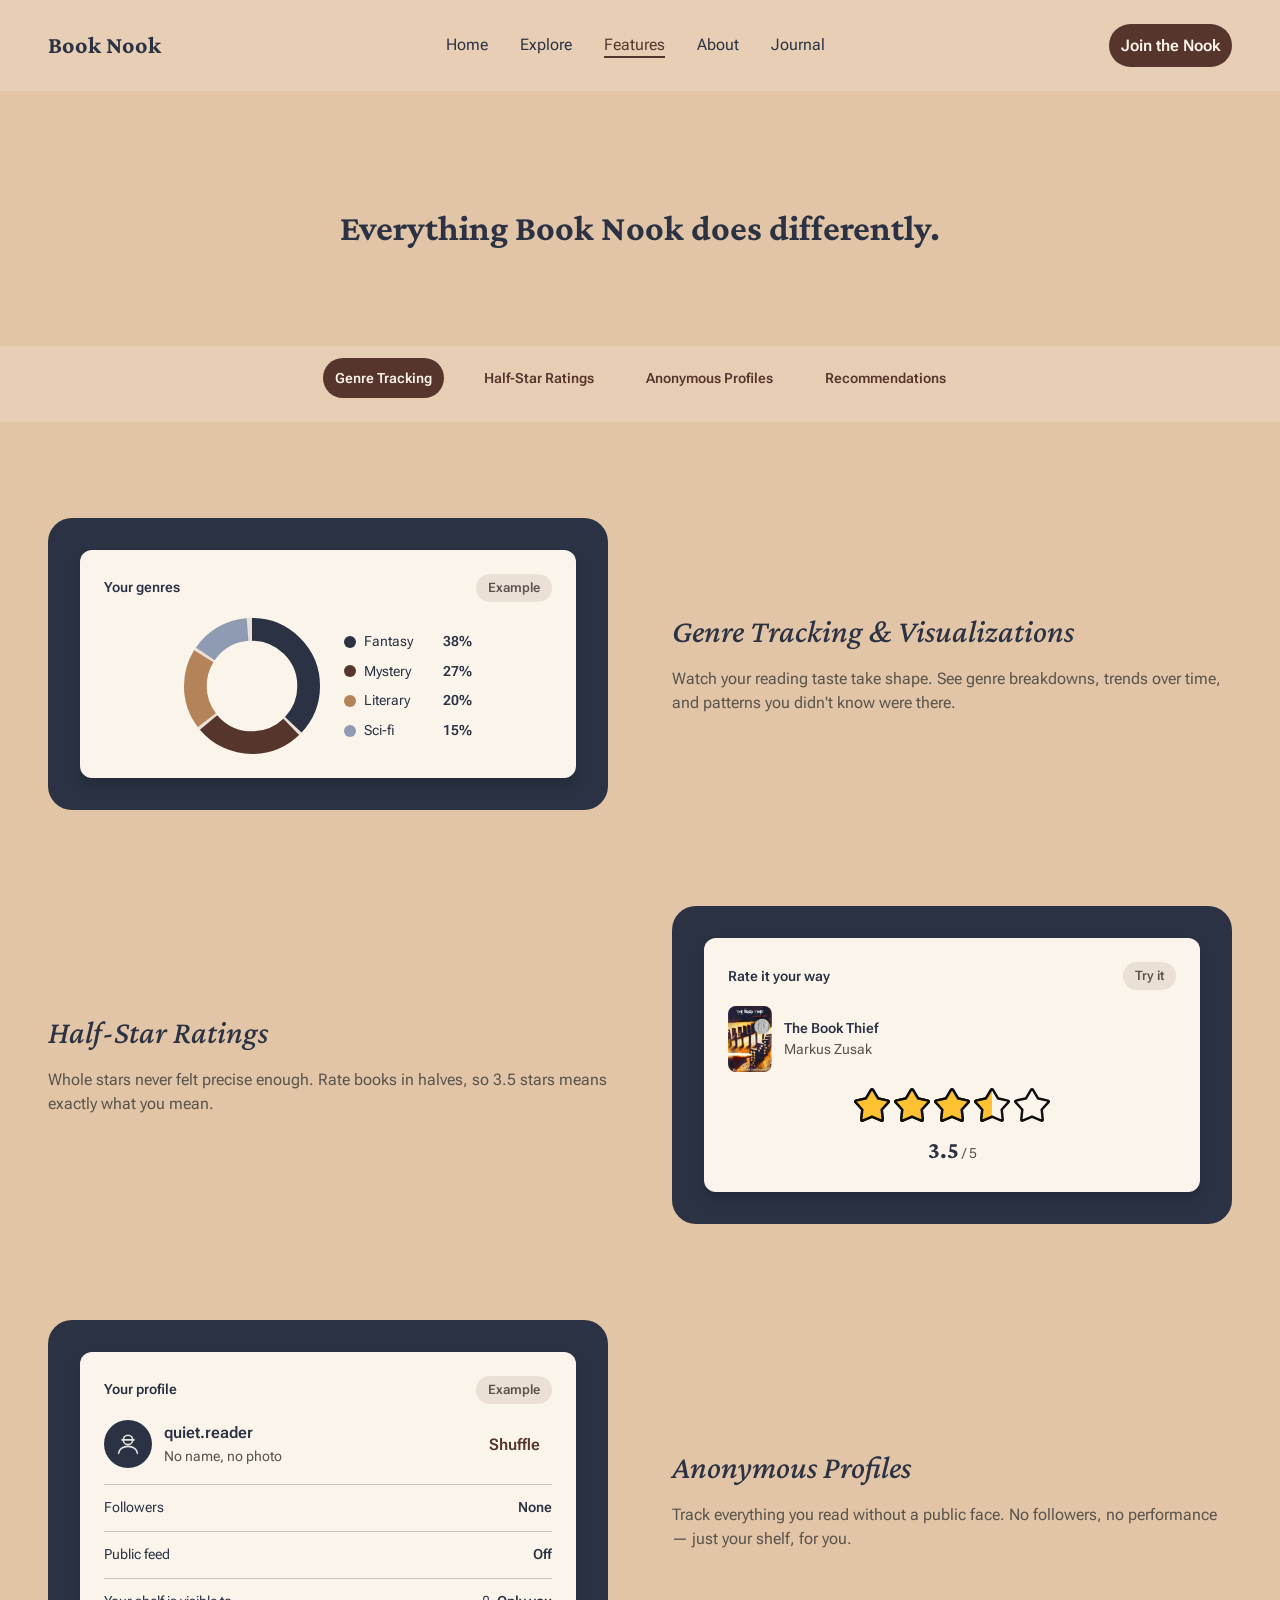
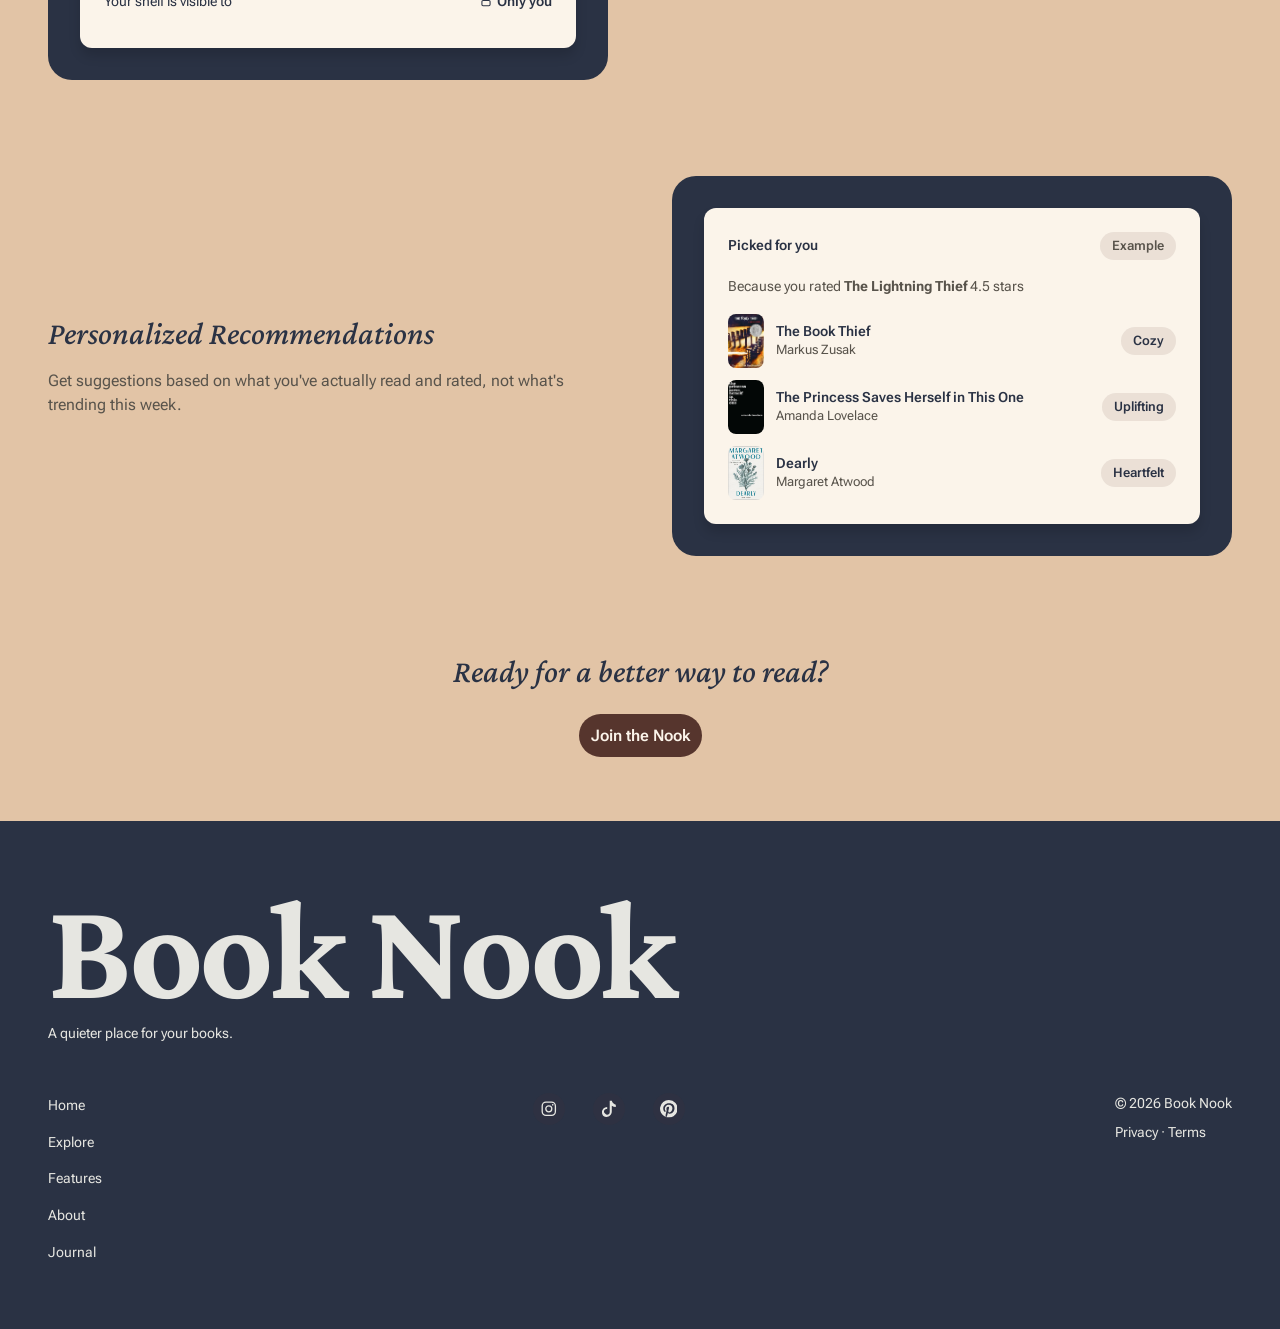
<file: features.html>
<!DOCTYPE html>
<html lang="en">
<head>
    <meta charset="UTF-8">
    <meta name="viewport" content="width=device-width, initial-scale=1.0">
    <title>Features | Book Nook</title>
    <meta name="description" content="Genre tracking and visualizations, half-star ratings, anonymous profiles, and personalized recommendations — everything Book Nook does differently.">
    <link rel="icon" href="assets/favicon-32.png" sizes="32x32" type="image/png">
    <link rel="icon" href="assets/favicon-16.png" sizes="16x16" type="image/png">
    <link rel="icon" href="assets/favicon.svg" type="image/svg+xml">
    <link rel="apple-touch-icon" href="assets/apple-touch-icon.png">
    <meta property="og:title" content="Features">
    <meta property="og:description" content="Genre tracking and visualizations, half-star ratings, anonymous profiles, and personalized recommendations — everything Book Nook does differently.">
    <meta property="og:image" content="https://nicolle-booknook.netlify.app/assets/og-image.png">
    <meta property="og:url" content="https://nicolle-booknook.netlify.app/features.html">
    <meta property="og:type" content="website">
    <meta property="og:site_name" content="Book Nook">
    <meta property="og:locale" content="en_US">
    <meta name="twitter:card" content="summary_large_image">
    <meta name="twitter:title" content="Features">
    <meta name="twitter:description" content="Genre tracking and visualizations, half-star ratings, anonymous profiles, and personalized recommendations — everything Book Nook does differently.">
    <link rel="preconnect" href="https://fonts.googleapis.com">
    <link rel="preconnect" href="https://fonts.gstatic.com" crossorigin>
    <link href="https://fonts.googleapis.com/css2?family=Crimson+Pro:ital,wght@0,400..800;1,400..800&family=Roboto+Flex:opsz,wght@8..144,400..700&display=swap" rel="stylesheet">
    <link rel="stylesheet" href="css/variables.css">
    <link rel="stylesheet" href="css/base.css">
    <link rel="stylesheet" href="css/components.css">
    <link rel="stylesheet" href="css/layout.css">
</head>
<body>
    <svg class="sprite" xmlns="http://www.w3.org/2000/svg" aria-hidden="true" focusable="false">
        <symbol id="icon-menu" viewBox="0 0 100 100" fill="currentColor"><path d="M50,92.739l43.795-21.356V8.069L51.36,28.763h-1.451L50,92.739z M50,99.294c-0.465,0-0.93-0.104-1.36-0.314L1.743,76.108  C0.678,75.591,0,74.508,0,73.321V3.104c0-1.07,0.551-2.065,1.459-2.633c0.907-0.566,2.044-0.626,3.004-0.156L50,22.522L95.537,0.314  c0.962-0.47,2.099-0.41,3.005,0.156C99.449,1.038,100,2.033,100,3.104v70.218c0,1.187-0.677,2.27-1.741,2.787L51.36,98.979  C50.93,99.189,50.467,99.294,50,99.294"/><path d="M61.619,42.04c-1.149,0-2.254-0.641-2.791-1.743c-0.753-1.541-0.111-3.396,1.428-4.148L81.76,25.66  c1.539-0.751,3.396-0.11,4.148,1.43c0.751,1.54,0.111,3.398-1.429,4.148L62.977,41.728C62.539,41.94,62.074,42.04,61.619,42.04"/><path d="M61.619,58.599c-1.149,0-2.254-0.641-2.791-1.743c-0.753-1.54-0.111-3.396,1.428-4.148L81.76,42.22  c1.539-0.751,3.396-0.111,4.148,1.429c0.751,1.541,0.111,3.399-1.429,4.148L62.977,58.285  C62.539,58.498,62.074,58.599,61.619,58.599"/><path d="M61.619,75.156c-1.149,0-2.254-0.641-2.791-1.743c-0.753-1.54-0.111-3.396,1.428-4.148L81.76,58.779  c1.539-0.752,3.396-0.113,4.148,1.427c0.751,1.542,0.111,3.399-1.429,4.15L62.977,74.843C62.539,75.057,62.074,75.156,61.619,75.156  "/></symbol>
        <symbol id="star-full" viewBox="0 0 22 21" fill="none"><path d="M11 0.75C11.1044 0.75 11.2065 0.777477 11.2959 0.828125C11.3851 0.878739 11.4583 0.950693 11.5088 1.03613L14.498 6.09863L14.665 6.38281L14.9863 6.45117L20.79 7.69238C20.8918 7.71422 20.9849 7.76159 21.0605 7.8291C21.136 7.89651 21.1919 7.98101 21.2227 8.07422C21.2533 8.16731 21.2586 8.2668 21.2383 8.3623C21.2179 8.45801 21.172 8.54846 21.1045 8.62305L17.1484 12.9922L16.9238 13.2402L16.958 13.5723L17.5566 19.4023C17.5666 19.4994 17.5514 19.5977 17.5107 19.6875C17.47 19.7774 17.4051 19.8565 17.3223 19.916C17.2393 19.9755 17.1408 20.0134 17.0371 20.0244C16.9593 20.0326 16.8809 20.0253 16.8066 20.0039L16.7334 19.9775L11.2998 17.6143L11 17.4844L10.7012 17.6143L5.26758 19.9775C5.17275 20.0188 5.06772 20.0354 4.96387 20.0244C4.86008 20.0134 4.76173 19.9755 4.67871 19.916C4.59583 19.8565 4.531 19.7774 4.49023 19.6875C4.44957 19.5977 4.43339 19.4994 4.44336 19.4023L5.04297 13.5723L5.07617 13.2402L4.85254 12.9922L0.896484 8.62402V8.62305C0.828925 8.5485 0.783187 8.45899 0.762695 8.36328C0.742261 8.26771 0.746777 8.1684 0.777344 8.0752C0.808047 7.98184 0.863849 7.8966 0.939453 7.8291C1.01506 7.76163 1.10826 7.7142 1.20996 7.69238L7.01367 6.45117L7.33594 6.38281L7.50293 6.09863L10.4912 1.03613C10.5417 0.95069 10.6149 0.878788 10.7041 0.828125C10.7934 0.777477 10.8957 0.750069 11 0.75Z" fill="var(--color-gold)" stroke="var(--color-star-outline)" stroke-width="1.5"/></symbol>
        <symbol id="star-empty" viewBox="0 0 22 21" fill="none"><path d="M11 0.75C11.1044 0.75 11.2065 0.777477 11.2959 0.828125C11.3851 0.878739 11.4583 0.950693 11.5088 1.03613L14.498 6.09863L14.665 6.38281L14.9863 6.45117L20.79 7.69238C20.8918 7.71422 20.9849 7.76159 21.0605 7.8291C21.136 7.89651 21.1919 7.98101 21.2227 8.07422C21.2533 8.16731 21.2586 8.2668 21.2383 8.3623C21.2179 8.45801 21.172 8.54846 21.1045 8.62305L17.1484 12.9922L16.9238 13.2402L16.958 13.5723L17.5566 19.4023C17.5666 19.4994 17.5514 19.5977 17.5107 19.6875C17.47 19.7774 17.4051 19.8565 17.3223 19.916C17.2393 19.9755 17.1408 20.0134 17.0371 20.0244C16.9593 20.0326 16.8809 20.0253 16.8066 20.0039L16.7334 19.9775L11.2998 17.6143L11 17.4844L10.7012 17.6143L5.26758 19.9775C5.17275 20.0188 5.06772 20.0354 4.96387 20.0244C4.86008 20.0134 4.76173 19.9755 4.67871 19.916C4.59583 19.8565 4.531 19.7774 4.49023 19.6875C4.44957 19.5977 4.43339 19.4994 4.44336 19.4023L5.04297 13.5723L5.07617 13.2402L4.85254 12.9922L0.896484 8.62402V8.62305C0.828925 8.5485 0.783187 8.45899 0.762695 8.36328C0.742261 8.26771 0.746777 8.1684 0.777344 8.0752C0.808047 7.98184 0.863849 7.8966 0.939453 7.8291C1.01506 7.76163 1.10826 7.7142 1.20996 7.69238L7.01367 6.45117L7.33594 6.38281L7.50293 6.09863L10.4912 1.03613C10.5417 0.95069 10.6149 0.878788 10.7041 0.828125C10.7934 0.777477 10.8957 0.750069 11 0.75Z" stroke="var(--color-star-outline)" stroke-width="1.5"/></symbol>
        <symbol id="hl-anonymous" viewBox="0 0 24 24" fill="none"><circle cx="12" cy="8.5" r="4" stroke="var(--color-aux10)" stroke-width="1.4"/>
  <path d="M4 20c0-3.5 3.6-6 8-6s8 2.5 8 6" stroke="var(--color-aux10)" stroke-width="1.4" stroke-linecap="round"/>
  <path d="M7 8.5h10" stroke="var(--color-aux10)" stroke-width="1.6" stroke-linecap="round"/></symbol>
        <symbol id="icon-lock" viewBox="0 0 24 24" fill="none" stroke="currentColor" stroke-width="1.8" stroke-linecap="round" stroke-linejoin="round"><rect x="5" y="11" width="14" height="9" rx="2"/><path d="M8 11V8a4 4 0 0 1 8 0v3"/></symbol>
        <symbol id="social-instagram" viewBox="0 0 24 24" fill="none" stroke="currentColor" stroke-width="1.8"><rect x="3" y="3" width="18" height="18" rx="5.2"/><circle cx="12" cy="12" r="4.1"/><circle cx="17.4" cy="6.6" r="1.1" fill="currentColor" stroke="none"/></symbol>
        <symbol id="social-pinterest" viewBox="0 0 32 32" fill="currentColor"><path d="M16.132 0a16 16 0 0 0-5.771 30.952c-.13-1.312-.262-3.148 0-4.6l1.836-8a5.771 5.771 0 0 1-.525-2.361c0-2.23 1.312-3.935 2.885-3.935s1.967 1.05 1.967 2.23-.918 3.4-1.312 5.377.787 2.885 2.36 2.885 4.984-3.016 4.984-7.344-2.754-6.558-6.69-6.558-7.082 3.54-7.082 7.082c0 1.312.525 2.885 1.18 3.672a.525.525 0 0 1 .131.393l-.393 1.836c-.13.262-.262.393-.525.262-1.967-.918-3.28-3.803-3.28-6.164 0-4.984 3.672-9.705 10.623-9.705s9.836 3.935 9.836 9.18-3.54 9.968-8.263 9.968c-1.574 0-3.148-.787-3.672-1.836l-1.05 3.803c-.393 1.443-1.312 3.148-1.967 4.197A16 16 0 1 0 16.132 0z"/></symbol>
        <symbol id="social-tiktok" viewBox="0 0 128 128" fill="currentColor"><path d="M85.79 41.084a50.3 50.3 0 0 0 29.326 9.38V33.907a29.44 29.44 0 0 1-15.57-8.921C92.592 20.65 87.582 13.495 86.113 5.12h-15.33v84.003c-.034 9.793-7.986 17.723-17.791 17.723-5.779 0-10.912-2.753-14.164-7.018-5.805-2.928-9.786-8.94-9.786-15.884 0-9.82 7.964-17.783 17.791-17.783 1.883 0 3.698.293 5.4.833V50.258c-21.103.436-38.075 17.67-38.075 38.866 0 10.58 4.226 20.172 11.086 27.18a38.73 38.73 0 0 0 21.652 6.576c21.481 0 38.895-17.405 38.895-38.875v-42.92Z"/></symbol>
    </svg>
    <header>
        <nav class="header__nav" aria-label="Main">
            <a href="index.html" class="header__logo" title="Book Nook, back to the home page">Book Nook</a>
            <ul class="nav__links" id="nav-links">
                <li><a class="nav__link" href="index.html" title="Go to the home page">Home</a></li>
                <li><a class="nav__link" href="explore.html" title="Browse books by mood">Explore</a></li>
                <li><a class="nav__link" href="features.html" title="See what Book Nook does differently" aria-current="page">Features</a></li>
                <li><a class="nav__link" href="about.html" title="Meet the creator and read the FAQ">About</a></li>
                <li><a class="nav__link" href="journal.html" title="Read the Book Nook journal">Journal</a></li>
                <li class="nav__cta"><a href="waitlist.html" class="btn btn--primary" title="Join the Book Nook waitlist">Join the Nook</a></li>
            </ul>
            <a href="waitlist.html" class="btn btn--primary header__cta" title="Join the Book Nook waitlist">Join the Nook</a>
            <button class="nav__toggle" id="nav-toggle" aria-label="Toggle navigation menu" title="Open or close the menu" aria-expanded="false" aria-controls="nav-links"><svg class="nav__toggle-icon" aria-hidden="true" focusable="false"><use href="#icon-menu"/></svg></button>
        </nav>
    </header>
    <main>
        <section class="page-section features-intro">
        <h1>Everything Book Nook does differently.</h1>
    </section>
    <nav class="page-section anchor-nav" aria-label="Feature sections">
        <div class="anchor-nav__menu">
            <button type="button" class="anchor-nav__toggle" id="anchor-toggle" aria-expanded="false" aria-controls="anchor-list" title="Show or hide the feature sections">
                <span class="anchor-nav__current">Genre Tracking</span>
                <span class="anchor-nav__chevron" aria-hidden="true"></span>
            </button>
        <ul class="anchor-nav__list" id="anchor-list">
            <li><a class="anchor-nav__link btn btn--tertiary" href="#genre-tracking" title="Jump to Genre Tracking">Genre Tracking</a></li>
            <li><a class="anchor-nav__link btn btn--tertiary" href="#half-star-ratings" title="Jump to Half-Star Ratings">Half-Star Ratings</a></li>
            <li><a class="anchor-nav__link btn btn--tertiary" href="#anonymous-profiles" title="Jump to Anonymous Profiles">Anonymous Profiles</a></li>
            <li><a class="anchor-nav__link btn btn--tertiary" href="#recommendations" title="Jump to Recommendations">Recommendations</a></li>
        </ul>
        </div>
    </nav>
    <section class="page-section feature-block" id="genre-tracking">
        <div class="feature-block__media">
            <div class="mock mock--genre">
                <div class="mock__head">
                    <p class="mock__title">Your genres</p>
                    <span class="mock__tag">Example</span>
                </div>
                <div class="mock__body mock__body--genre">
                    <svg class="donut" viewBox="0 0 36 36" aria-hidden="true" focusable="false">
                        <circle class="donut__track" cx="18" cy="18" r="15"/>
                        <circle class="donut__segment donut__segment--1" cx="18" cy="18" r="15" pathLength="100"/>
                        <circle class="donut__segment donut__segment--2" cx="18" cy="18" r="15" pathLength="100"/>
                        <circle class="donut__segment donut__segment--3" cx="18" cy="18" r="15" pathLength="100"/>
                        <circle class="donut__segment donut__segment--4" cx="18" cy="18" r="15" pathLength="100"/>
                    </svg>
                    <ul class="legend">
                        <li class="legend__item"><span class="legend__swatch legend__swatch--1"></span><span class="legend__name">Fantasy</span><span class="legend__value">38%</span></li>
                        <li class="legend__item"><span class="legend__swatch legend__swatch--2"></span><span class="legend__name">Mystery</span><span class="legend__value">27%</span></li>
                        <li class="legend__item"><span class="legend__swatch legend__swatch--3"></span><span class="legend__name">Literary</span><span class="legend__value">20%</span></li>
                        <li class="legend__item"><span class="legend__swatch legend__swatch--4"></span><span class="legend__name">Sci-fi</span><span class="legend__value">15%</span></li>
                    </ul>
                </div>
            </div>
        </div>
        <div class="feature-block__text">
            <h2>Genre Tracking &amp; Visualizations</h2>
            <p>Watch your reading taste take shape. See genre breakdowns, trends over time, and patterns you didn't know were there.</p>
        </div>
    </section>
    <section class="page-section feature-block feature-block--reverse" id="half-star-ratings">
        <div class="feature-block__media">
            <div class="mock mock--rate">
                <div class="mock__head">
                    <p class="mock__title">Rate it your way</p>
                    <span class="mock__tag">Try it</span>
                </div>
                <div class="rate-book">
                    <picture class="rate-book__cover">
                        <source type="image/webp" srcset="assets/book_cover_img/19063-sm.webp">
                        <img src="assets/book_cover_img/19063-sm.jpg" alt="" width="300" height="466" loading="lazy" decoding="async">
                    </picture>
                    <div class="rate-book__info">
                        <p class="rate-book__title">The Book Thief</p>
                        <p class="rate-book__author">Markus Zusak</p>
                    </div>
                </div>
                <fieldset class="rater">
                    <legend class="sr-only">Your rating for The Book Thief, in half-star steps</legend>
                    <div class="rater__stars">
                        <span class="rater__star" style="--fill: 1">
                            <svg class="rater__base" aria-hidden="true" focusable="false"><use href="#star-empty"/></svg>
                            <svg class="rater__fill" aria-hidden="true" focusable="false"><use href="#star-full"/></svg>
                            <input class="rater__input" type="radio" name="rating" id="rate-05" value="0.5">
                            <label class="rater__half rater__half--left" for="rate-05" title="Rate 0.5 stars"><span class="sr-only">0.5 stars</span></label>
                            <input class="rater__input" type="radio" name="rating" id="rate-10" value="1">
                            <label class="rater__half rater__half--right" for="rate-10" title="Rate 1 star"><span class="sr-only">1 star</span></label>
                        </span>
                        <span class="rater__star" style="--fill: 1">
                            <svg class="rater__base" aria-hidden="true" focusable="false"><use href="#star-empty"/></svg>
                            <svg class="rater__fill" aria-hidden="true" focusable="false"><use href="#star-full"/></svg>
                            <input class="rater__input" type="radio" name="rating" id="rate-15" value="1.5">
                            <label class="rater__half rater__half--left" for="rate-15" title="Rate 1.5 stars"><span class="sr-only">1.5 stars</span></label>
                            <input class="rater__input" type="radio" name="rating" id="rate-20" value="2">
                            <label class="rater__half rater__half--right" for="rate-20" title="Rate 2 stars"><span class="sr-only">2 stars</span></label>
                        </span>
                        <span class="rater__star" style="--fill: 1">
                            <svg class="rater__base" aria-hidden="true" focusable="false"><use href="#star-empty"/></svg>
                            <svg class="rater__fill" aria-hidden="true" focusable="false"><use href="#star-full"/></svg>
                            <input class="rater__input" type="radio" name="rating" id="rate-25" value="2.5">
                            <label class="rater__half rater__half--left" for="rate-25" title="Rate 2.5 stars"><span class="sr-only">2.5 stars</span></label>
                            <input class="rater__input" type="radio" name="rating" id="rate-30" value="3">
                            <label class="rater__half rater__half--right" for="rate-30" title="Rate 3 stars"><span class="sr-only">3 stars</span></label>
                        </span>
                        <span class="rater__star" style="--fill: 0.5">
                            <svg class="rater__base" aria-hidden="true" focusable="false"><use href="#star-empty"/></svg>
                            <svg class="rater__fill" aria-hidden="true" focusable="false"><use href="#star-full"/></svg>
                            <input class="rater__input" type="radio" name="rating" id="rate-35" value="3.5" checked>
                            <label class="rater__half rater__half--left" for="rate-35" title="Rate 3.5 stars"><span class="sr-only">3.5 stars</span></label>
                            <input class="rater__input" type="radio" name="rating" id="rate-40" value="4">
                            <label class="rater__half rater__half--right" for="rate-40" title="Rate 4 stars"><span class="sr-only">4 stars</span></label>
                        </span>
                        <span class="rater__star" style="--fill: 0">
                            <svg class="rater__base" aria-hidden="true" focusable="false"><use href="#star-empty"/></svg>
                            <svg class="rater__fill" aria-hidden="true" focusable="false"><use href="#star-full"/></svg>
                            <input class="rater__input" type="radio" name="rating" id="rate-45" value="4.5">
                            <label class="rater__half rater__half--left" for="rate-45" title="Rate 4.5 stars"><span class="sr-only">4.5 stars</span></label>
                            <input class="rater__input" type="radio" name="rating" id="rate-50" value="5">
                            <label class="rater__half rater__half--right" for="rate-50" title="Rate 5 stars"><span class="sr-only">5 stars</span></label>
                        </span>
                    </div>
                    <p class="rater__readout" aria-hidden="true"><span class="rater__number">3.5</span> / 5</p>
                    <p class="rater__status sr-only" aria-live="polite"></p>
                </fieldset>
            </div>
        </div>
        <div class="feature-block__text">
            <h2>Half-Star Ratings</h2>
            <p>Whole stars never felt precise enough. Rate books in halves, so 3.5 stars means exactly what you mean.</p>
        </div>
    </section>
    <section class="page-section feature-block" id="anonymous-profiles">
        <div class="feature-block__media">
            <div class="mock mock--profile">
                <div class="mock__head">
                    <p class="mock__title">Your profile</p>
                    <span class="mock__tag">Example</span>
                </div>
                <div class="profile__id">
                    <span class="profile__avatar"><svg class="profile__avatar-icon" aria-hidden="true" focusable="false"><use href="#hl-anonymous"/></svg></span>
                    <div>
                        <p class="profile__alias">quiet.reader</p>
                        <p class="profile__note">No name, no photo</p>
                    </div>
                    <button class="btn btn--tertiary profile__shuffle" type="button" title="Generate a new example alias" hidden>Shuffle</button>
                </div>
                <p class="profile__status sr-only" aria-live="polite"></p>
                <ul class="privacy-list">
                    <li class="privacy-list__item"><span class="privacy-list__label">Followers</span><span class="privacy-list__value">None</span></li>
                    <li class="privacy-list__item"><span class="privacy-list__label">Public feed</span><span class="privacy-list__value">Off</span></li>
                    <li class="privacy-list__item"><span class="privacy-list__label">Your shelf is visible to</span><span class="privacy-list__value"><svg class="privacy-list__icon" aria-hidden="true" focusable="false"><use href="#icon-lock"/></svg>Only you</span></li>
                </ul>
            </div>
        </div>
        <div class="feature-block__text">
            <h2>Anonymous Profiles</h2>
            <p>Track everything you read without a public face. No followers, no performance — just your shelf, for you.</p>
        </div>
    </section>
    <section class="page-section feature-block feature-block--reverse" id="recommendations">
        <div class="feature-block__media">
            <div class="mock mock--recs">
                <div class="mock__head">
                    <p class="mock__title">Picked for you</p>
                    <span class="mock__tag">Example</span>
                </div>
                <p class="recs__reason">Because you rated <strong>The Lightning Thief</strong> 4.5 stars</p>
                <ul class="recs">
                    <li class="recs__item">
                        <picture class="recs__cover">
                            <source type="image/webp" srcset="assets/book_cover_img/19063-sm.webp">
                            <img src="assets/book_cover_img/19063-sm.jpg" alt="" width="300" height="466" loading="lazy" decoding="async">
                        </picture>
                        <div class="recs__info">
                            <p class="recs__title">The Book Thief</p>
                            <p class="recs__author">Markus Zusak</p>
                        </div>
                        <span class="recs__chip">Cozy</span>
                    </li>
                    <li class="recs__item">
                        <picture class="recs__cover">
                            <source type="image/webp" srcset="assets/book_cover_img/30075802-sm.webp">
                            <img src="assets/book_cover_img/30075802-sm.jpg" alt="" width="300" height="450" loading="lazy" decoding="async">
                        </picture>
                        <div class="recs__info">
                            <p class="recs__title">The Princess Saves Herself in This One</p>
                            <p class="recs__author">Amanda Lovelace</p>
                        </div>
                        <span class="recs__chip">Uplifting</span>
                    </li>
                    <li class="recs__item">
                        <picture class="recs__cover">
                            <source type="image/webp" srcset="assets/book_cover_img/50706476-sm.webp">
                            <img src="assets/book_cover_img/50706476-sm.jpg" alt="" width="265" height="400" loading="lazy" decoding="async">
                        </picture>
                        <div class="recs__info">
                            <p class="recs__title">Dearly</p>
                            <p class="recs__author">Margaret Atwood</p>
                        </div>
                        <span class="recs__chip">Heartfelt</span>
                    </li>
                </ul>
            </div>
        </div>
        <div class="feature-block__text">
            <h2>Personalized Recommendations</h2>
            <p>Get suggestions based on what you've actually read and rated, not what's trending this week.</p>
        </div>
    </section>
    <section class="page-section features-cta">
        <h2>Ready for a better way to read?</h2>
        <a href="waitlist.html" class="btn btn--primary" title="Join the Book Nook waitlist">Join the Nook</a>
    </section>
    </main>
    <footer>
        <div class="footer__inner">
        <div class="footer__about">
            <p class="footer__about-title">Book Nook</p>
            <p class="footer__tagline">A quieter place for your books.</p>
        </div>
        <nav aria-label="Footer">
            <ul class="footer__links">
                <li><a href="index.html" title="Go to the home page">Home</a></li>
                <li><a href="explore.html" title="Browse books by mood">Explore</a></li>
                <li><a href="features.html" title="See what Book Nook does differently">Features</a></li>
                <li><a href="about.html" title="Meet the creator and read the FAQ">About</a></li>
                <li><a href="journal.html" title="Read the Book Nook journal">Journal</a></li>
            </ul>
        </nav>
        <ul class="footer__social">
            <li><a href="https://www.instagram.com/" class="footer__social-icon" target="_blank" rel="noreferrer noopener" aria-label="Book Nook on Instagram" title="Book Nook on Instagram (opens in a new tab)"><svg class="footer__social-svg" aria-hidden="true" focusable="false"><use href="#social-instagram"/></svg></a></li>
            <li><a href="https://www.tiktok.com/" class="footer__social-icon" target="_blank" rel="noreferrer noopener" aria-label="Book Nook on TikTok" title="Book Nook on TikTok (opens in a new tab)"><svg class="footer__social-svg" aria-hidden="true" focusable="false"><use href="#social-tiktok"/></svg></a></li>
            <li><a href="https://www.pinterest.com/" class="footer__social-icon" target="_blank" rel="noreferrer noopener" aria-label="Book Nook on Pinterest" title="Book Nook on Pinterest (opens in a new tab)"><svg class="footer__social-svg" aria-hidden="true" focusable="false"><use href="#social-pinterest"/></svg></a></li>
        </ul>
        <div class="footer__legal">
            <p>&copy; 2026 Book Nook</p>
            <p><a href="privacy.html" title="Read the privacy notice">Privacy</a> &middot; <a href="terms.html" title="Read the terms of use">Terms</a></p>
        </div>
        </div>
    </footer>

    <script src="js/main.js" defer></script>
</body>
</html>
</file>
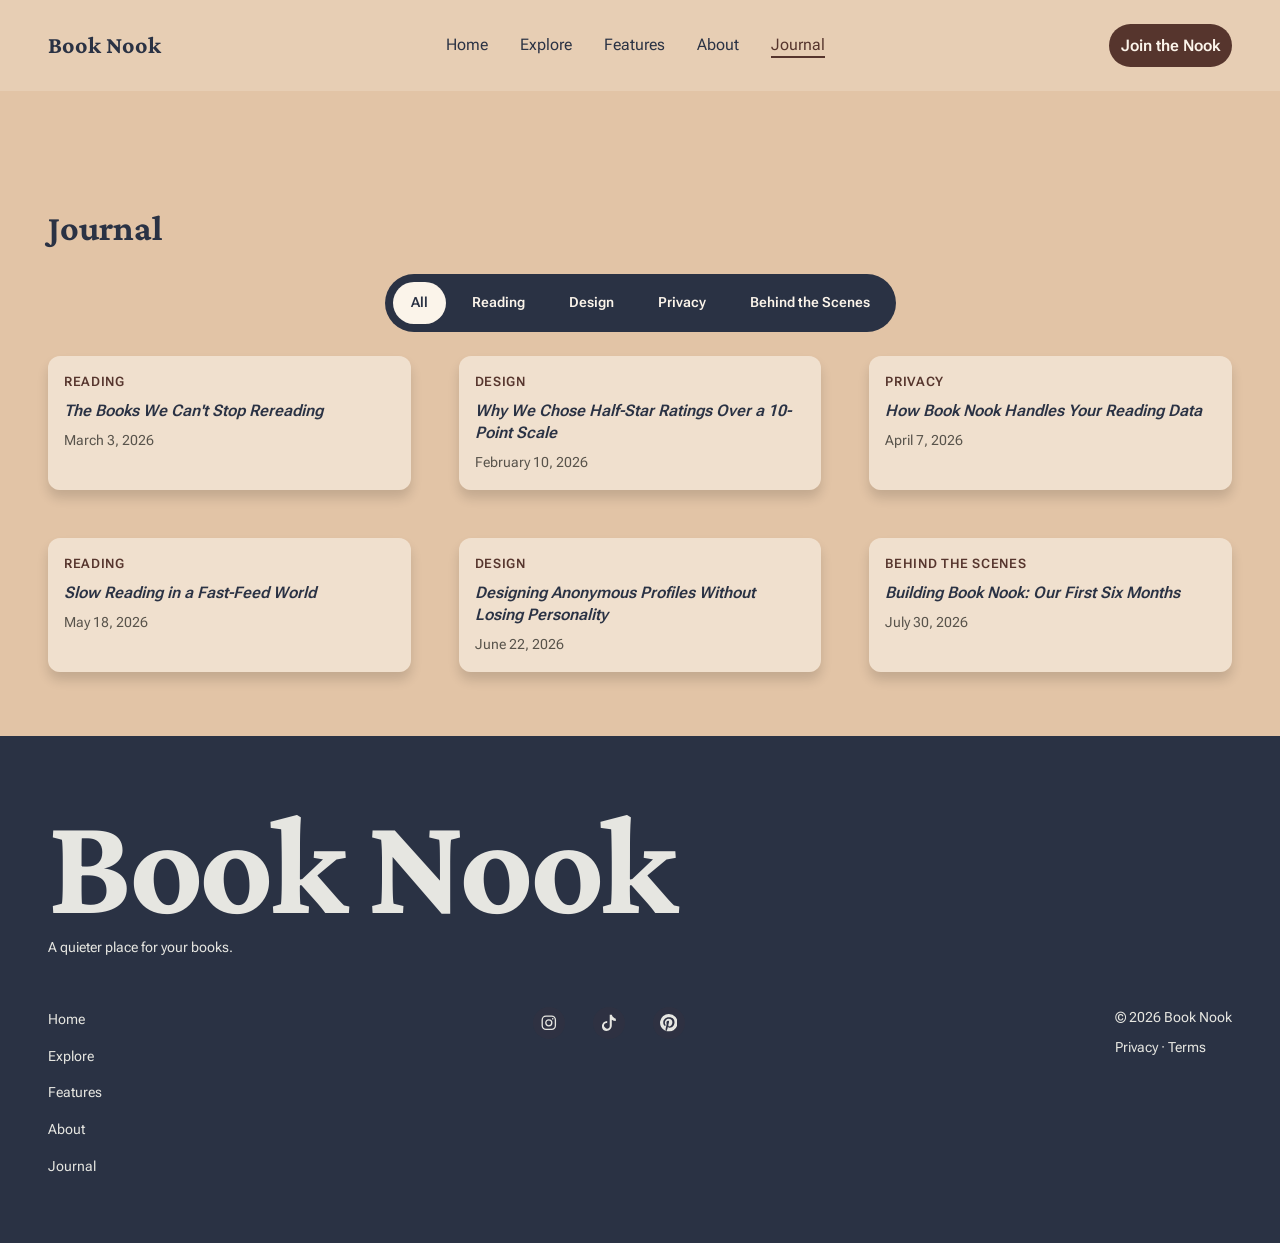
<file: journal.html>
<!DOCTYPE html>
<html lang="en">
<head>
    <meta charset="UTF-8">
    <meta name="viewport" content="width=device-width, initial-scale=1.0">
    <title>Journal | Book Nook</title>
    <meta name="description" content="Notes on reading, design, and privacy from the team building Book Nook.">
    <link rel="icon" href="assets/favicon-32.png" sizes="32x32" type="image/png">
    <link rel="icon" href="assets/favicon-16.png" sizes="16x16" type="image/png">
    <link rel="icon" href="assets/favicon.svg" type="image/svg+xml">
    <link rel="apple-touch-icon" href="assets/apple-touch-icon.png">
    <meta property="og:title" content="Journal">
    <meta property="og:description" content="Notes on reading, design, and privacy from the team building Book Nook.">
    <meta property="og:image" content="https://nicolle-booknook.netlify.app/assets/og-image.png">
    <meta property="og:url" content="https://nicolle-booknook.netlify.app/journal.html">
    <meta property="og:type" content="website">
    <meta property="og:site_name" content="Book Nook">
    <meta property="og:locale" content="en_US">
    <meta name="twitter:card" content="summary_large_image">
    <meta name="twitter:title" content="Journal">
    <meta name="twitter:description" content="Notes on reading, design, and privacy from the team building Book Nook.">
    <link rel="preconnect" href="https://fonts.googleapis.com">
    <link rel="preconnect" href="https://fonts.gstatic.com" crossorigin>
    <link href="https://fonts.googleapis.com/css2?family=Crimson+Pro:ital,wght@0,400..800;1,400..800&family=Roboto+Flex:opsz,wght@8..144,400..700&display=swap" rel="stylesheet">
    <link rel="stylesheet" href="css/variables.css">
    <link rel="stylesheet" href="css/base.css">
    <link rel="stylesheet" href="css/components.css">
    <link rel="stylesheet" href="css/layout.css">
</head>
<body>
    <svg class="sprite" xmlns="http://www.w3.org/2000/svg" aria-hidden="true" focusable="false">
        <symbol id="icon-menu" viewBox="0 0 100 100" fill="currentColor"><path d="M50,92.739l43.795-21.356V8.069L51.36,28.763h-1.451L50,92.739z M50,99.294c-0.465,0-0.93-0.104-1.36-0.314L1.743,76.108  C0.678,75.591,0,74.508,0,73.321V3.104c0-1.07,0.551-2.065,1.459-2.633c0.907-0.566,2.044-0.626,3.004-0.156L50,22.522L95.537,0.314  c0.962-0.47,2.099-0.41,3.005,0.156C99.449,1.038,100,2.033,100,3.104v70.218c0,1.187-0.677,2.27-1.741,2.787L51.36,98.979  C50.93,99.189,50.467,99.294,50,99.294"/><path d="M61.619,42.04c-1.149,0-2.254-0.641-2.791-1.743c-0.753-1.541-0.111-3.396,1.428-4.148L81.76,25.66  c1.539-0.751,3.396-0.11,4.148,1.43c0.751,1.54,0.111,3.398-1.429,4.148L62.977,41.728C62.539,41.94,62.074,42.04,61.619,42.04"/><path d="M61.619,58.599c-1.149,0-2.254-0.641-2.791-1.743c-0.753-1.54-0.111-3.396,1.428-4.148L81.76,42.22  c1.539-0.751,3.396-0.111,4.148,1.429c0.751,1.541,0.111,3.399-1.429,4.148L62.977,58.285  C62.539,58.498,62.074,58.599,61.619,58.599"/><path d="M61.619,75.156c-1.149,0-2.254-0.641-2.791-1.743c-0.753-1.54-0.111-3.396,1.428-4.148L81.76,58.779  c1.539-0.752,3.396-0.113,4.148,1.427c0.751,1.542,0.111,3.399-1.429,4.15L62.977,74.843C62.539,75.057,62.074,75.156,61.619,75.156  "/></symbol>
        <symbol id="social-instagram" viewBox="0 0 24 24" fill="none" stroke="currentColor" stroke-width="1.8"><rect x="3" y="3" width="18" height="18" rx="5.2"/><circle cx="12" cy="12" r="4.1"/><circle cx="17.4" cy="6.6" r="1.1" fill="currentColor" stroke="none"/></symbol>
        <symbol id="social-pinterest" viewBox="0 0 32 32" fill="currentColor"><path d="M16.132 0a16 16 0 0 0-5.771 30.952c-.13-1.312-.262-3.148 0-4.6l1.836-8a5.771 5.771 0 0 1-.525-2.361c0-2.23 1.312-3.935 2.885-3.935s1.967 1.05 1.967 2.23-.918 3.4-1.312 5.377.787 2.885 2.36 2.885 4.984-3.016 4.984-7.344-2.754-6.558-6.69-6.558-7.082 3.54-7.082 7.082c0 1.312.525 2.885 1.18 3.672a.525.525 0 0 1 .131.393l-.393 1.836c-.13.262-.262.393-.525.262-1.967-.918-3.28-3.803-3.28-6.164 0-4.984 3.672-9.705 10.623-9.705s9.836 3.935 9.836 9.18-3.54 9.968-8.263 9.968c-1.574 0-3.148-.787-3.672-1.836l-1.05 3.803c-.393 1.443-1.312 3.148-1.967 4.197A16 16 0 1 0 16.132 0z"/></symbol>
        <symbol id="social-tiktok" viewBox="0 0 128 128" fill="currentColor"><path d="M85.79 41.084a50.3 50.3 0 0 0 29.326 9.38V33.907a29.44 29.44 0 0 1-15.57-8.921C92.592 20.65 87.582 13.495 86.113 5.12h-15.33v84.003c-.034 9.793-7.986 17.723-17.791 17.723-5.779 0-10.912-2.753-14.164-7.018-5.805-2.928-9.786-8.94-9.786-15.884 0-9.82 7.964-17.783 17.791-17.783 1.883 0 3.698.293 5.4.833V50.258c-21.103.436-38.075 17.67-38.075 38.866 0 10.58 4.226 20.172 11.086 27.18a38.73 38.73 0 0 0 21.652 6.576c21.481 0 38.895-17.405 38.895-38.875v-42.92Z"/></symbol>
    </svg>
    <header>
        <nav class="header__nav" aria-label="Main">
            <a href="index.html" class="header__logo" title="Book Nook, back to the home page">Book Nook</a>
            <ul class="nav__links" id="nav-links">
                <li><a class="nav__link" href="index.html" title="Go to the home page">Home</a></li>
                <li><a class="nav__link" href="explore.html" title="Browse books by mood">Explore</a></li>
                <li><a class="nav__link" href="features.html" title="See what Book Nook does differently">Features</a></li>
                <li><a class="nav__link" href="about.html" title="Meet the creator and read the FAQ">About</a></li>
                <li><a class="nav__link" href="journal.html" title="Read the Book Nook journal" aria-current="page">Journal</a></li>
                <li class="nav__cta"><a href="waitlist.html" class="btn btn--primary" title="Join the Book Nook waitlist">Join the Nook</a></li>
            </ul>
            <a href="waitlist.html" class="btn btn--primary header__cta" title="Join the Book Nook waitlist">Join the Nook</a>
            <button class="nav__toggle" id="nav-toggle" aria-label="Toggle navigation menu" title="Open or close the menu" aria-expanded="false" aria-controls="nav-links"><svg class="nav__toggle-icon" aria-hidden="true" focusable="false"><use href="#icon-menu"/></svg></button>
        </nav>
    </header>
    <main>
        <section class="page-section journal">
        <h1>Journal</h1>
        <div class="category-tabs" role="tablist" aria-label="Journal categories">
            <button type="button" class="category-tabs__tab is-selected" id="tab-all" data-category="all" title="Show all posts" role="tab" aria-selected="true" aria-controls="journal-panel" tabindex="0">All</button>
            <button type="button" class="category-tabs__tab" id="tab-reading" data-category="reading" title="Show Reading posts" role="tab" aria-selected="false" aria-controls="journal-panel" tabindex="-1">Reading</button>
            <button type="button" class="category-tabs__tab" id="tab-design" data-category="design" title="Show Design posts" role="tab" aria-selected="false" aria-controls="journal-panel" tabindex="-1">Design</button>
            <button type="button" class="category-tabs__tab" id="tab-privacy" data-category="privacy" title="Show Privacy posts" role="tab" aria-selected="false" aria-controls="journal-panel" tabindex="-1">Privacy</button>
            <button type="button" class="category-tabs__tab" id="tab-behind-the-scenes" data-category="behind-the-scenes" title="Show Behind the Scenes posts" role="tab" aria-selected="false" aria-controls="journal-panel" tabindex="-1">Behind the Scenes</button>
        </div>
        <p class="journal__status sr-only" aria-live="polite"></p>
        <div class="post-grid" id="journal-panel" role="tabpanel" aria-labelledby="tab-all" tabindex="0">
            <ul class="post-grid__list">
            <li class="post-card" data-category="reading">
                <article class="post-card__body">
                <p class="post-card__category">Reading</p>
                <h2 class="post-card__title">The Books We Can't Stop Rereading</h2>
                <p class="post-card__date">March 3, 2026</p>
            </article>
            </li>
            <li class="post-card" data-category="design">
                <article class="post-card__body">
                <p class="post-card__category">Design</p>
                <h2 class="post-card__title">Why We Chose Half-Star Ratings Over a 10-Point Scale</h2>
                <p class="post-card__date">February 10, 2026</p>
            </article>
            </li>
            <li class="post-card" data-category="privacy">
                <article class="post-card__body">
                <p class="post-card__category">Privacy</p>
                <h2 class="post-card__title">How Book Nook Handles Your Reading Data</h2>
                <p class="post-card__date">April 7, 2026</p>
            </article>
            </li>
            <li class="post-card" data-category="reading">
                <article class="post-card__body">
                <p class="post-card__category">Reading</p>
                <h2 class="post-card__title">Slow Reading in a Fast-Feed World</h2>
                <p class="post-card__date">May 18, 2026</p>
            </article>
            </li>
            <li class="post-card" data-category="design">
                <article class="post-card__body">
                <p class="post-card__category">Design</p>
                <h2 class="post-card__title">Designing Anonymous Profiles Without Losing Personality</h2>
                <p class="post-card__date">June 22, 2026</p>
            </article>
            </li>
            <li class="post-card" data-category="behind-the-scenes">
                <article class="post-card__body">
                <p class="post-card__category">Behind the Scenes</p>
                <h2 class="post-card__title">Building Book Nook: Our First Six Months</h2>
                <p class="post-card__date">July 30, 2026</p>
            </article>
            </li>
            </ul>
        </div>
    </section>
    </main>
    <footer>
        <div class="footer__inner">
        <div class="footer__about">
            <p class="footer__about-title">Book Nook</p>
            <p class="footer__tagline">A quieter place for your books.</p>
        </div>
        <nav aria-label="Footer">
            <ul class="footer__links">
                <li><a href="index.html" title="Go to the home page">Home</a></li>
                <li><a href="explore.html" title="Browse books by mood">Explore</a></li>
                <li><a href="features.html" title="See what Book Nook does differently">Features</a></li>
                <li><a href="about.html" title="Meet the creator and read the FAQ">About</a></li>
                <li><a href="journal.html" title="Read the Book Nook journal">Journal</a></li>
            </ul>
        </nav>
        <ul class="footer__social">
            <li><a href="https://www.instagram.com/" class="footer__social-icon" target="_blank" rel="noreferrer noopener" aria-label="Book Nook on Instagram" title="Book Nook on Instagram (opens in a new tab)"><svg class="footer__social-svg" aria-hidden="true" focusable="false"><use href="#social-instagram"/></svg></a></li>
            <li><a href="https://www.tiktok.com/" class="footer__social-icon" target="_blank" rel="noreferrer noopener" aria-label="Book Nook on TikTok" title="Book Nook on TikTok (opens in a new tab)"><svg class="footer__social-svg" aria-hidden="true" focusable="false"><use href="#social-tiktok"/></svg></a></li>
            <li><a href="https://www.pinterest.com/" class="footer__social-icon" target="_blank" rel="noreferrer noopener" aria-label="Book Nook on Pinterest" title="Book Nook on Pinterest (opens in a new tab)"><svg class="footer__social-svg" aria-hidden="true" focusable="false"><use href="#social-pinterest"/></svg></a></li>
        </ul>
        <div class="footer__legal">
            <p>&copy; 2026 Book Nook</p>
            <p><a href="privacy.html" title="Read the privacy notice">Privacy</a> &middot; <a href="terms.html" title="Read the terms of use">Terms</a></p>
        </div>
        </div>
    </footer>

    <script src="js/main.js" defer></script>
</body>
</html>
</file>
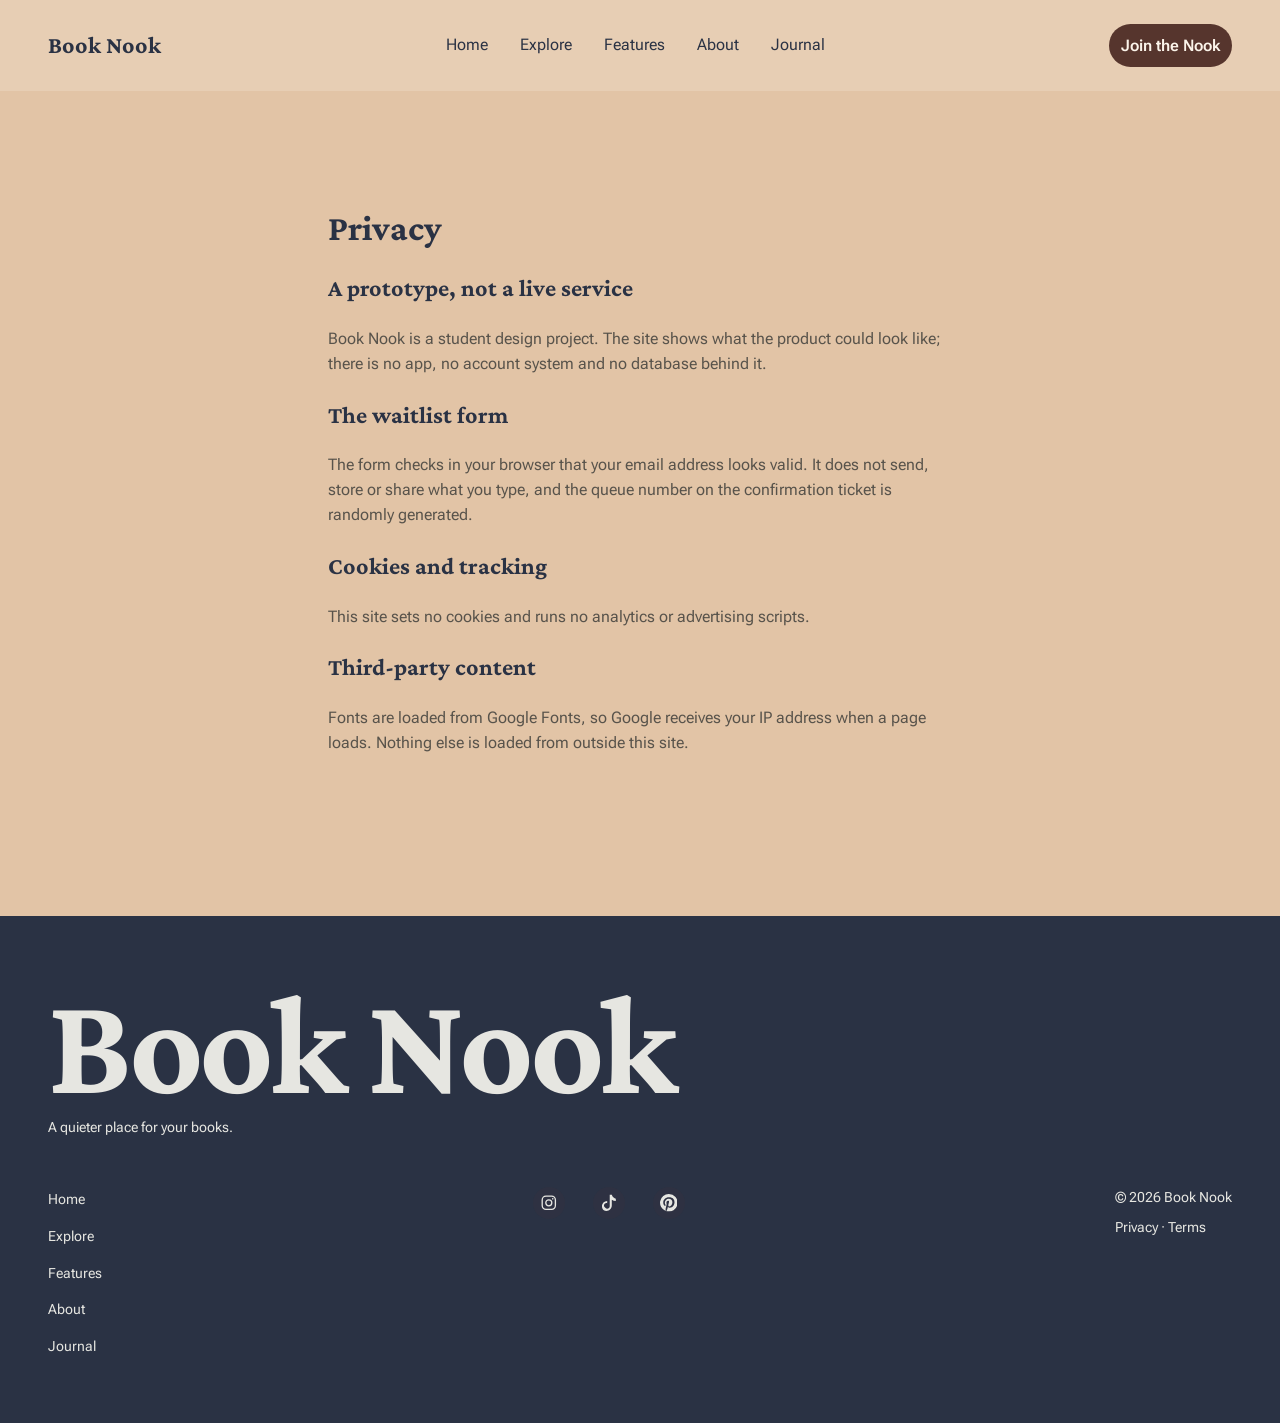
<file: privacy.html>
<!DOCTYPE html>
<html lang="en">
<head>
    <meta charset="UTF-8">
    <meta name="viewport" content="width=device-width, initial-scale=1.0">
    <title>Privacy | Book Nook</title>
    <meta name="description" content="How Book Nook handles your information while the site is a prototype.">
    <link rel="icon" href="assets/favicon-32.png" sizes="32x32" type="image/png">
    <link rel="icon" href="assets/favicon-16.png" sizes="16x16" type="image/png">
    <link rel="icon" href="assets/favicon.svg" type="image/svg+xml">
    <link rel="apple-touch-icon" href="assets/apple-touch-icon.png">
    <meta property="og:title" content="Privacy">
    <meta property="og:description" content="How Book Nook handles your information while the site is a prototype.">
    <meta property="og:image" content="https://nicolle-booknook.netlify.app/assets/og-image.png">
    <meta property="og:url" content="https://nicolle-booknook.netlify.app/privacy.html">
    <meta property="og:type" content="website">
    <meta property="og:site_name" content="Book Nook">
    <meta property="og:locale" content="en_US">
    <meta name="twitter:card" content="summary_large_image">
    <meta name="twitter:title" content="Privacy">
    <meta name="twitter:description" content="How Book Nook handles your information while the site is a prototype.">
    <link rel="preconnect" href="https://fonts.googleapis.com">
    <link rel="preconnect" href="https://fonts.gstatic.com" crossorigin>
    <link href="https://fonts.googleapis.com/css2?family=Crimson+Pro:ital,wght@0,400..800;1,400..800&family=Roboto+Flex:opsz,wght@8..144,400..700&display=swap" rel="stylesheet">
    <link rel="stylesheet" href="css/variables.css">
    <link rel="stylesheet" href="css/base.css">
    <link rel="stylesheet" href="css/components.css">
    <link rel="stylesheet" href="css/layout.css">
</head>
<body>
    <svg class="sprite" xmlns="http://www.w3.org/2000/svg" aria-hidden="true" focusable="false">
        <symbol id="icon-menu" viewBox="0 0 100 100" fill="currentColor"><path d="M50,92.739l43.795-21.356V8.069L51.36,28.763h-1.451L50,92.739z M50,99.294c-0.465,0-0.93-0.104-1.36-0.314L1.743,76.108  C0.678,75.591,0,74.508,0,73.321V3.104c0-1.07,0.551-2.065,1.459-2.633c0.907-0.566,2.044-0.626,3.004-0.156L50,22.522L95.537,0.314  c0.962-0.47,2.099-0.41,3.005,0.156C99.449,1.038,100,2.033,100,3.104v70.218c0,1.187-0.677,2.27-1.741,2.787L51.36,98.979  C50.93,99.189,50.467,99.294,50,99.294"/><path d="M61.619,42.04c-1.149,0-2.254-0.641-2.791-1.743c-0.753-1.541-0.111-3.396,1.428-4.148L81.76,25.66  c1.539-0.751,3.396-0.11,4.148,1.43c0.751,1.54,0.111,3.398-1.429,4.148L62.977,41.728C62.539,41.94,62.074,42.04,61.619,42.04"/><path d="M61.619,58.599c-1.149,0-2.254-0.641-2.791-1.743c-0.753-1.54-0.111-3.396,1.428-4.148L81.76,42.22  c1.539-0.751,3.396-0.111,4.148,1.429c0.751,1.541,0.111,3.399-1.429,4.148L62.977,58.285  C62.539,58.498,62.074,58.599,61.619,58.599"/><path d="M61.619,75.156c-1.149,0-2.254-0.641-2.791-1.743c-0.753-1.54-0.111-3.396,1.428-4.148L81.76,58.779  c1.539-0.752,3.396-0.113,4.148,1.427c0.751,1.542,0.111,3.399-1.429,4.15L62.977,74.843C62.539,75.057,62.074,75.156,61.619,75.156  "/></symbol>
        <symbol id="social-instagram" viewBox="0 0 24 24" fill="none" stroke="currentColor" stroke-width="1.8"><rect x="3" y="3" width="18" height="18" rx="5.2"/><circle cx="12" cy="12" r="4.1"/><circle cx="17.4" cy="6.6" r="1.1" fill="currentColor" stroke="none"/></symbol>
        <symbol id="social-pinterest" viewBox="0 0 32 32" fill="currentColor"><path d="M16.132 0a16 16 0 0 0-5.771 30.952c-.13-1.312-.262-3.148 0-4.6l1.836-8a5.771 5.771 0 0 1-.525-2.361c0-2.23 1.312-3.935 2.885-3.935s1.967 1.05 1.967 2.23-.918 3.4-1.312 5.377.787 2.885 2.36 2.885 4.984-3.016 4.984-7.344-2.754-6.558-6.69-6.558-7.082 3.54-7.082 7.082c0 1.312.525 2.885 1.18 3.672a.525.525 0 0 1 .131.393l-.393 1.836c-.13.262-.262.393-.525.262-1.967-.918-3.28-3.803-3.28-6.164 0-4.984 3.672-9.705 10.623-9.705s9.836 3.935 9.836 9.18-3.54 9.968-8.263 9.968c-1.574 0-3.148-.787-3.672-1.836l-1.05 3.803c-.393 1.443-1.312 3.148-1.967 4.197A16 16 0 1 0 16.132 0z"/></symbol>
        <symbol id="social-tiktok" viewBox="0 0 128 128" fill="currentColor"><path d="M85.79 41.084a50.3 50.3 0 0 0 29.326 9.38V33.907a29.44 29.44 0 0 1-15.57-8.921C92.592 20.65 87.582 13.495 86.113 5.12h-15.33v84.003c-.034 9.793-7.986 17.723-17.791 17.723-5.779 0-10.912-2.753-14.164-7.018-5.805-2.928-9.786-8.94-9.786-15.884 0-9.82 7.964-17.783 17.791-17.783 1.883 0 3.698.293 5.4.833V50.258c-21.103.436-38.075 17.67-38.075 38.866 0 10.58 4.226 20.172 11.086 27.18a38.73 38.73 0 0 0 21.652 6.576c21.481 0 38.895-17.405 38.895-38.875v-42.92Z"/></symbol>
    </svg>
    <header>
        <nav class="header__nav" aria-label="Main">
            <a href="index.html" class="header__logo" title="Book Nook, back to the home page">Book Nook</a>
            <ul class="nav__links" id="nav-links">
                <li><a class="nav__link" href="index.html" title="Go to the home page">Home</a></li>
                <li><a class="nav__link" href="explore.html" title="Browse books by mood">Explore</a></li>
                <li><a class="nav__link" href="features.html" title="See what Book Nook does differently">Features</a></li>
                <li><a class="nav__link" href="about.html" title="Meet the creator and read the FAQ">About</a></li>
                <li><a class="nav__link" href="journal.html" title="Read the Book Nook journal">Journal</a></li>
                <li class="nav__cta"><a href="waitlist.html" class="btn btn--primary" title="Join the Book Nook waitlist">Join the Nook</a></li>
            </ul>
            <a href="waitlist.html" class="btn btn--primary header__cta" title="Join the Book Nook waitlist">Join the Nook</a>
            <button class="nav__toggle" id="nav-toggle" aria-label="Toggle navigation menu" title="Open or close the menu" aria-expanded="false" aria-controls="nav-links"><svg class="nav__toggle-icon" aria-hidden="true" focusable="false"><use href="#icon-menu"/></svg></button>
        </nav>
    </header>
    <main>
        <section class="page-section legal">
            <h1>Privacy</h1>
            <h2 class="legal__heading">A prototype, not a live service</h2>
            <p class="legal__text">Book Nook is a student design project. The site shows what the product could look like; there is no app, no account system and no database behind it.</p>
            <h2 class="legal__heading">The waitlist form</h2>
            <p class="legal__text">The form checks in your browser that your email address looks valid. It does not send, store or share what you type, and the queue number on the confirmation ticket is randomly generated.</p>
            <h2 class="legal__heading">Cookies and tracking</h2>
            <p class="legal__text">This site sets no cookies and runs no analytics or advertising scripts.</p>
            <h2 class="legal__heading">Third-party content</h2>
            <p class="legal__text">Fonts are loaded from Google Fonts, so Google receives your IP address when a page loads. Nothing else is loaded from outside this site.</p>
        </section>
    </main>
    <footer>
        <div class="footer__inner">
        <div class="footer__about">
            <p class="footer__about-title">Book Nook</p>
            <p class="footer__tagline">A quieter place for your books.</p>
        </div>
        <nav aria-label="Footer">
            <ul class="footer__links">
                <li><a href="index.html" title="Go to the home page">Home</a></li>
                <li><a href="explore.html" title="Browse books by mood">Explore</a></li>
                <li><a href="features.html" title="See what Book Nook does differently">Features</a></li>
                <li><a href="about.html" title="Meet the creator and read the FAQ">About</a></li>
                <li><a href="journal.html" title="Read the Book Nook journal">Journal</a></li>
            </ul>
        </nav>
        <ul class="footer__social">
            <li><a href="https://www.instagram.com/" class="footer__social-icon" target="_blank" rel="noreferrer noopener" aria-label="Book Nook on Instagram" title="Book Nook on Instagram (opens in a new tab)"><svg class="footer__social-svg" aria-hidden="true" focusable="false"><use href="#social-instagram"/></svg></a></li>
            <li><a href="https://www.tiktok.com/" class="footer__social-icon" target="_blank" rel="noreferrer noopener" aria-label="Book Nook on TikTok" title="Book Nook on TikTok (opens in a new tab)"><svg class="footer__social-svg" aria-hidden="true" focusable="false"><use href="#social-tiktok"/></svg></a></li>
            <li><a href="https://www.pinterest.com/" class="footer__social-icon" target="_blank" rel="noreferrer noopener" aria-label="Book Nook on Pinterest" title="Book Nook on Pinterest (opens in a new tab)"><svg class="footer__social-svg" aria-hidden="true" focusable="false"><use href="#social-pinterest"/></svg></a></li>
        </ul>
        <div class="footer__legal">
            <p>&copy; 2026 Book Nook</p>
            <p><a href="privacy.html" title="Read the privacy notice">Privacy</a> &middot; <a href="terms.html" title="Read the terms of use">Terms</a></p>
        </div>
        </div>
    </footer>

    <script src="js/main.js" defer></script>
</body>
</html>
</file>
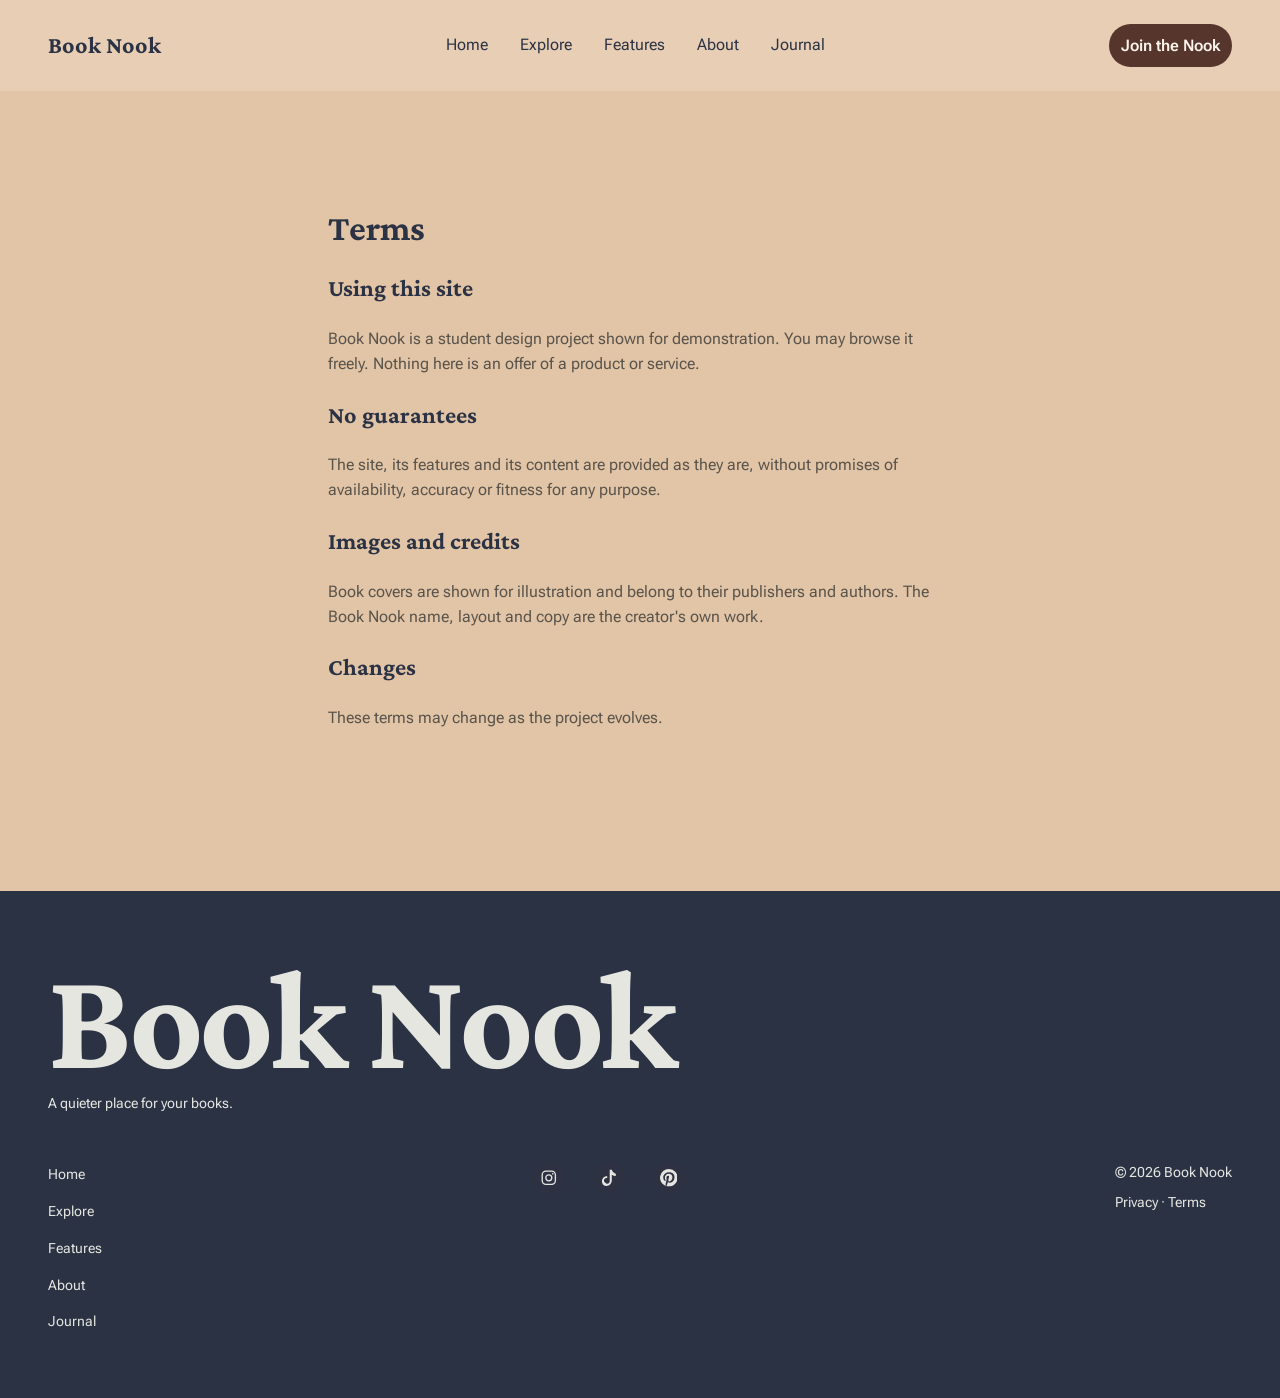
<file: terms.html>
<!DOCTYPE html>
<html lang="en">
<head>
    <meta charset="UTF-8">
    <meta name="viewport" content="width=device-width, initial-scale=1.0">
    <title>Terms | Book Nook</title>
    <meta name="description" content="The terms for using the Book Nook prototype site.">
    <link rel="icon" href="assets/favicon-32.png" sizes="32x32" type="image/png">
    <link rel="icon" href="assets/favicon-16.png" sizes="16x16" type="image/png">
    <link rel="icon" href="assets/favicon.svg" type="image/svg+xml">
    <link rel="apple-touch-icon" href="assets/apple-touch-icon.png">
    <meta property="og:title" content="Terms">
    <meta property="og:description" content="The terms for using the Book Nook prototype site.">
    <meta property="og:image" content="https://nicolle-booknook.netlify.app/assets/og-image.png">
    <meta property="og:url" content="https://nicolle-booknook.netlify.app/terms.html">
    <meta property="og:type" content="website">
    <meta property="og:site_name" content="Book Nook">
    <meta property="og:locale" content="en_US">
    <meta name="twitter:card" content="summary_large_image">
    <meta name="twitter:title" content="Terms">
    <meta name="twitter:description" content="The terms for using the Book Nook prototype site.">
    <link rel="preconnect" href="https://fonts.googleapis.com">
    <link rel="preconnect" href="https://fonts.gstatic.com" crossorigin>
    <link href="https://fonts.googleapis.com/css2?family=Crimson+Pro:ital,wght@0,400..800;1,400..800&family=Roboto+Flex:opsz,wght@8..144,400..700&display=swap" rel="stylesheet">
    <link rel="stylesheet" href="css/variables.css">
    <link rel="stylesheet" href="css/base.css">
    <link rel="stylesheet" href="css/components.css">
    <link rel="stylesheet" href="css/layout.css">
</head>
<body>
    <svg class="sprite" xmlns="http://www.w3.org/2000/svg" aria-hidden="true" focusable="false">
        <symbol id="icon-menu" viewBox="0 0 100 100" fill="currentColor"><path d="M50,92.739l43.795-21.356V8.069L51.36,28.763h-1.451L50,92.739z M50,99.294c-0.465,0-0.93-0.104-1.36-0.314L1.743,76.108  C0.678,75.591,0,74.508,0,73.321V3.104c0-1.07,0.551-2.065,1.459-2.633c0.907-0.566,2.044-0.626,3.004-0.156L50,22.522L95.537,0.314  c0.962-0.47,2.099-0.41,3.005,0.156C99.449,1.038,100,2.033,100,3.104v70.218c0,1.187-0.677,2.27-1.741,2.787L51.36,98.979  C50.93,99.189,50.467,99.294,50,99.294"/><path d="M61.619,42.04c-1.149,0-2.254-0.641-2.791-1.743c-0.753-1.541-0.111-3.396,1.428-4.148L81.76,25.66  c1.539-0.751,3.396-0.11,4.148,1.43c0.751,1.54,0.111,3.398-1.429,4.148L62.977,41.728C62.539,41.94,62.074,42.04,61.619,42.04"/><path d="M61.619,58.599c-1.149,0-2.254-0.641-2.791-1.743c-0.753-1.54-0.111-3.396,1.428-4.148L81.76,42.22  c1.539-0.751,3.396-0.111,4.148,1.429c0.751,1.541,0.111,3.399-1.429,4.148L62.977,58.285  C62.539,58.498,62.074,58.599,61.619,58.599"/><path d="M61.619,75.156c-1.149,0-2.254-0.641-2.791-1.743c-0.753-1.54-0.111-3.396,1.428-4.148L81.76,58.779  c1.539-0.752,3.396-0.113,4.148,1.427c0.751,1.542,0.111,3.399-1.429,4.15L62.977,74.843C62.539,75.057,62.074,75.156,61.619,75.156  "/></symbol>
        <symbol id="social-instagram" viewBox="0 0 24 24" fill="none" stroke="currentColor" stroke-width="1.8"><rect x="3" y="3" width="18" height="18" rx="5.2"/><circle cx="12" cy="12" r="4.1"/><circle cx="17.4" cy="6.6" r="1.1" fill="currentColor" stroke="none"/></symbol>
        <symbol id="social-pinterest" viewBox="0 0 32 32" fill="currentColor"><path d="M16.132 0a16 16 0 0 0-5.771 30.952c-.13-1.312-.262-3.148 0-4.6l1.836-8a5.771 5.771 0 0 1-.525-2.361c0-2.23 1.312-3.935 2.885-3.935s1.967 1.05 1.967 2.23-.918 3.4-1.312 5.377.787 2.885 2.36 2.885 4.984-3.016 4.984-7.344-2.754-6.558-6.69-6.558-7.082 3.54-7.082 7.082c0 1.312.525 2.885 1.18 3.672a.525.525 0 0 1 .131.393l-.393 1.836c-.13.262-.262.393-.525.262-1.967-.918-3.28-3.803-3.28-6.164 0-4.984 3.672-9.705 10.623-9.705s9.836 3.935 9.836 9.18-3.54 9.968-8.263 9.968c-1.574 0-3.148-.787-3.672-1.836l-1.05 3.803c-.393 1.443-1.312 3.148-1.967 4.197A16 16 0 1 0 16.132 0z"/></symbol>
        <symbol id="social-tiktok" viewBox="0 0 128 128" fill="currentColor"><path d="M85.79 41.084a50.3 50.3 0 0 0 29.326 9.38V33.907a29.44 29.44 0 0 1-15.57-8.921C92.592 20.65 87.582 13.495 86.113 5.12h-15.33v84.003c-.034 9.793-7.986 17.723-17.791 17.723-5.779 0-10.912-2.753-14.164-7.018-5.805-2.928-9.786-8.94-9.786-15.884 0-9.82 7.964-17.783 17.791-17.783 1.883 0 3.698.293 5.4.833V50.258c-21.103.436-38.075 17.67-38.075 38.866 0 10.58 4.226 20.172 11.086 27.18a38.73 38.73 0 0 0 21.652 6.576c21.481 0 38.895-17.405 38.895-38.875v-42.92Z"/></symbol>
    </svg>
    <header>
        <nav class="header__nav" aria-label="Main">
            <a href="index.html" class="header__logo" title="Book Nook, back to the home page">Book Nook</a>
            <ul class="nav__links" id="nav-links">
                <li><a class="nav__link" href="index.html" title="Go to the home page">Home</a></li>
                <li><a class="nav__link" href="explore.html" title="Browse books by mood">Explore</a></li>
                <li><a class="nav__link" href="features.html" title="See what Book Nook does differently">Features</a></li>
                <li><a class="nav__link" href="about.html" title="Meet the creator and read the FAQ">About</a></li>
                <li><a class="nav__link" href="journal.html" title="Read the Book Nook journal">Journal</a></li>
                <li class="nav__cta"><a href="waitlist.html" class="btn btn--primary" title="Join the Book Nook waitlist">Join the Nook</a></li>
            </ul>
            <a href="waitlist.html" class="btn btn--primary header__cta" title="Join the Book Nook waitlist">Join the Nook</a>
            <button class="nav__toggle" id="nav-toggle" aria-label="Toggle navigation menu" title="Open or close the menu" aria-expanded="false" aria-controls="nav-links"><svg class="nav__toggle-icon" aria-hidden="true" focusable="false"><use href="#icon-menu"/></svg></button>
        </nav>
    </header>
    <main>
        <section class="page-section legal">
            <h1>Terms</h1>
            <h2 class="legal__heading">Using this site</h2>
            <p class="legal__text">Book Nook is a student design project shown for demonstration. You may browse it freely. Nothing here is an offer of a product or service.</p>
            <h2 class="legal__heading">No guarantees</h2>
            <p class="legal__text">The site, its features and its content are provided as they are, without promises of availability, accuracy or fitness for any purpose.</p>
            <h2 class="legal__heading">Images and credits</h2>
            <p class="legal__text">Book covers are shown for illustration and belong to their publishers and authors. The Book Nook name, layout and copy are the creator's own work.</p>
            <h2 class="legal__heading">Changes</h2>
            <p class="legal__text">These terms may change as the project evolves.</p>
        </section>
    </main>
    <footer>
        <div class="footer__inner">
        <div class="footer__about">
            <p class="footer__about-title">Book Nook</p>
            <p class="footer__tagline">A quieter place for your books.</p>
        </div>
        <nav aria-label="Footer">
            <ul class="footer__links">
                <li><a href="index.html" title="Go to the home page">Home</a></li>
                <li><a href="explore.html" title="Browse books by mood">Explore</a></li>
                <li><a href="features.html" title="See what Book Nook does differently">Features</a></li>
                <li><a href="about.html" title="Meet the creator and read the FAQ">About</a></li>
                <li><a href="journal.html" title="Read the Book Nook journal">Journal</a></li>
            </ul>
        </nav>
        <ul class="footer__social">
            <li><a href="https://www.instagram.com/" class="footer__social-icon" target="_blank" rel="noreferrer noopener" aria-label="Book Nook on Instagram" title="Book Nook on Instagram (opens in a new tab)"><svg class="footer__social-svg" aria-hidden="true" focusable="false"><use href="#social-instagram"/></svg></a></li>
            <li><a href="https://www.tiktok.com/" class="footer__social-icon" target="_blank" rel="noreferrer noopener" aria-label="Book Nook on TikTok" title="Book Nook on TikTok (opens in a new tab)"><svg class="footer__social-svg" aria-hidden="true" focusable="false"><use href="#social-tiktok"/></svg></a></li>
            <li><a href="https://www.pinterest.com/" class="footer__social-icon" target="_blank" rel="noreferrer noopener" aria-label="Book Nook on Pinterest" title="Book Nook on Pinterest (opens in a new tab)"><svg class="footer__social-svg" aria-hidden="true" focusable="false"><use href="#social-pinterest"/></svg></a></li>
        </ul>
        <div class="footer__legal">
            <p>&copy; 2026 Book Nook</p>
            <p><a href="privacy.html" title="Read the privacy notice">Privacy</a> &middot; <a href="terms.html" title="Read the terms of use">Terms</a></p>
        </div>
        </div>
    </footer>

    <script src="js/main.js" defer></script>
</body>
</html>
</file>
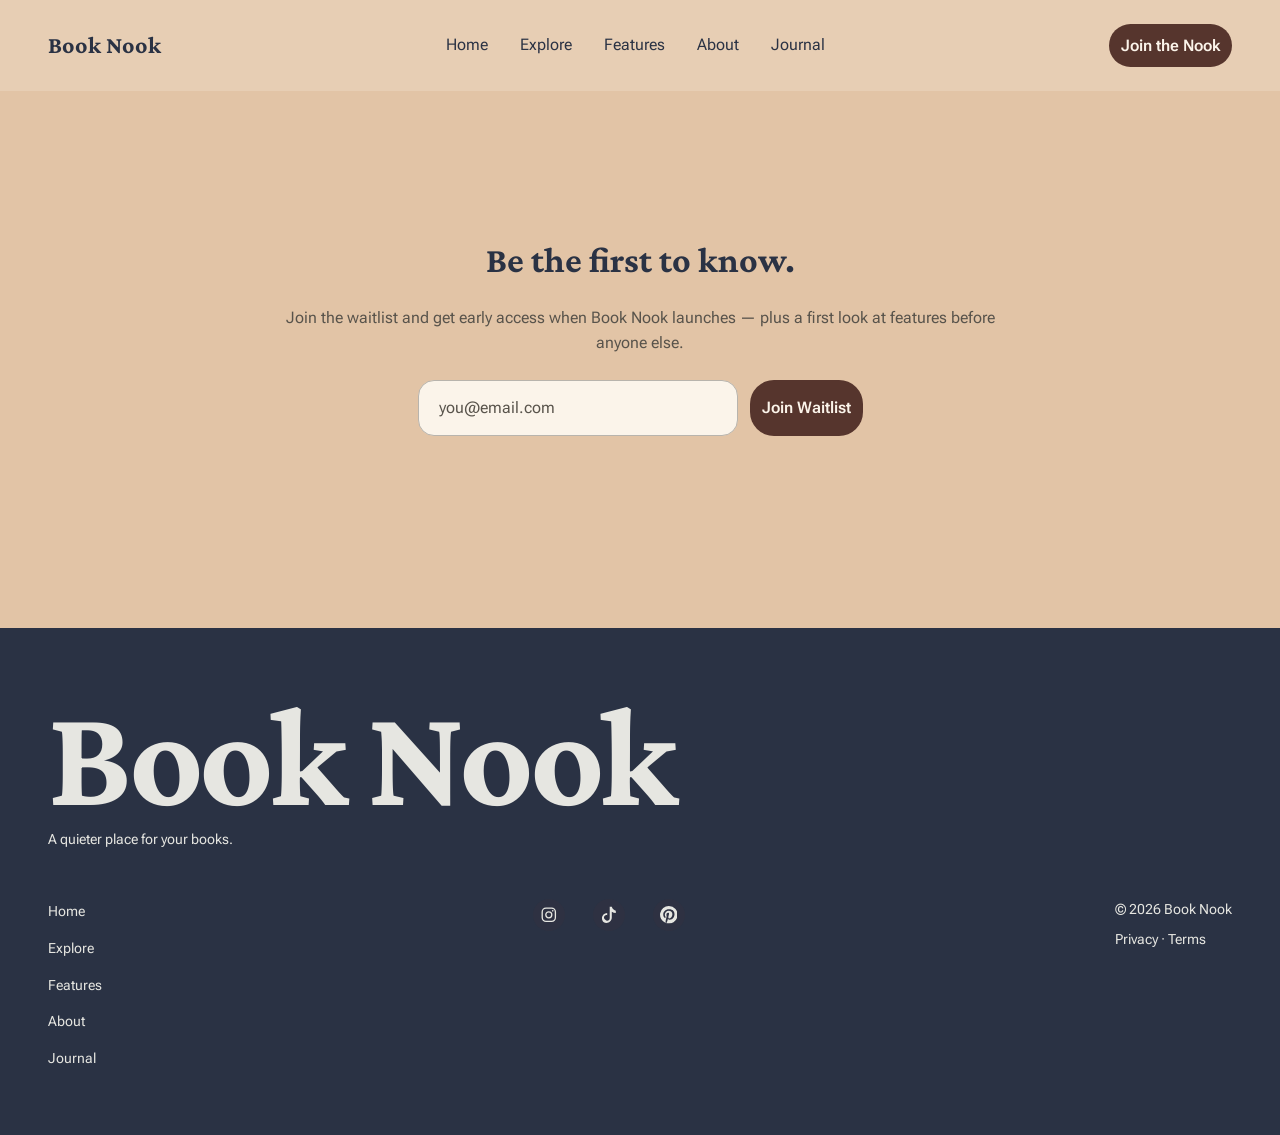
<file: waitlist.html>
<!DOCTYPE html>
<html lang="en">
<head>
    <meta charset="UTF-8">
    <meta name="viewport" content="width=device-width, initial-scale=1.0">
    <title>Join the Waitlist | Book Nook</title>
    <meta name="description" content="Join the waitlist and get early access when Book Nook launches — plus a first look at features before anyone else.">
    <link rel="icon" href="assets/favicon-32.png" sizes="32x32" type="image/png">
    <link rel="icon" href="assets/favicon-16.png" sizes="16x16" type="image/png">
    <link rel="icon" href="assets/favicon.svg" type="image/svg+xml">
    <link rel="apple-touch-icon" href="assets/apple-touch-icon.png">
    <meta property="og:title" content="Join the Waitlist">
    <meta property="og:description" content="Join the waitlist and get early access when Book Nook launches — plus a first look at features before anyone else.">
    <meta property="og:image" content="https://nicolle-booknook.netlify.app/assets/og-image.png">
    <meta property="og:url" content="https://nicolle-booknook.netlify.app/waitlist.html">
    <meta property="og:type" content="website">
    <meta property="og:site_name" content="Book Nook">
    <meta property="og:locale" content="en_US">
    <meta name="twitter:card" content="summary_large_image">
    <meta name="twitter:title" content="Join the Waitlist">
    <meta name="twitter:description" content="Join the waitlist and get early access when Book Nook launches — plus a first look at features before anyone else.">
    <link rel="preconnect" href="https://fonts.googleapis.com">
    <link rel="preconnect" href="https://fonts.gstatic.com" crossorigin>
    <link href="https://fonts.googleapis.com/css2?family=Crimson+Pro:ital,wght@0,400..800;1,400..800&family=Roboto+Flex:opsz,wght@8..144,400..700&display=swap" rel="stylesheet">
    <link rel="stylesheet" href="css/variables.css">
    <link rel="stylesheet" href="css/base.css">
    <link rel="stylesheet" href="css/components.css">
    <link rel="stylesheet" href="css/layout.css">
</head>
<body>
    <svg class="sprite" xmlns="http://www.w3.org/2000/svg" aria-hidden="true" focusable="false">
        <symbol id="icon-menu" viewBox="0 0 100 100" fill="currentColor"><path d="M50,92.739l43.795-21.356V8.069L51.36,28.763h-1.451L50,92.739z M50,99.294c-0.465,0-0.93-0.104-1.36-0.314L1.743,76.108  C0.678,75.591,0,74.508,0,73.321V3.104c0-1.07,0.551-2.065,1.459-2.633c0.907-0.566,2.044-0.626,3.004-0.156L50,22.522L95.537,0.314  c0.962-0.47,2.099-0.41,3.005,0.156C99.449,1.038,100,2.033,100,3.104v70.218c0,1.187-0.677,2.27-1.741,2.787L51.36,98.979  C50.93,99.189,50.467,99.294,50,99.294"/><path d="M61.619,42.04c-1.149,0-2.254-0.641-2.791-1.743c-0.753-1.541-0.111-3.396,1.428-4.148L81.76,25.66  c1.539-0.751,3.396-0.11,4.148,1.43c0.751,1.54,0.111,3.398-1.429,4.148L62.977,41.728C62.539,41.94,62.074,42.04,61.619,42.04"/><path d="M61.619,58.599c-1.149,0-2.254-0.641-2.791-1.743c-0.753-1.54-0.111-3.396,1.428-4.148L81.76,42.22  c1.539-0.751,3.396-0.111,4.148,1.429c0.751,1.541,0.111,3.399-1.429,4.148L62.977,58.285  C62.539,58.498,62.074,58.599,61.619,58.599"/><path d="M61.619,75.156c-1.149,0-2.254-0.641-2.791-1.743c-0.753-1.54-0.111-3.396,1.428-4.148L81.76,58.779  c1.539-0.752,3.396-0.113,4.148,1.427c0.751,1.542,0.111,3.399-1.429,4.15L62.977,74.843C62.539,75.057,62.074,75.156,61.619,75.156  "/></symbol>
        <symbol id="social-instagram" viewBox="0 0 24 24" fill="none" stroke="currentColor" stroke-width="1.8"><rect x="3" y="3" width="18" height="18" rx="5.2"/><circle cx="12" cy="12" r="4.1"/><circle cx="17.4" cy="6.6" r="1.1" fill="currentColor" stroke="none"/></symbol>
        <symbol id="social-pinterest" viewBox="0 0 32 32" fill="currentColor"><path d="M16.132 0a16 16 0 0 0-5.771 30.952c-.13-1.312-.262-3.148 0-4.6l1.836-8a5.771 5.771 0 0 1-.525-2.361c0-2.23 1.312-3.935 2.885-3.935s1.967 1.05 1.967 2.23-.918 3.4-1.312 5.377.787 2.885 2.36 2.885 4.984-3.016 4.984-7.344-2.754-6.558-6.69-6.558-7.082 3.54-7.082 7.082c0 1.312.525 2.885 1.18 3.672a.525.525 0 0 1 .131.393l-.393 1.836c-.13.262-.262.393-.525.262-1.967-.918-3.28-3.803-3.28-6.164 0-4.984 3.672-9.705 10.623-9.705s9.836 3.935 9.836 9.18-3.54 9.968-8.263 9.968c-1.574 0-3.148-.787-3.672-1.836l-1.05 3.803c-.393 1.443-1.312 3.148-1.967 4.197A16 16 0 1 0 16.132 0z"/></symbol>
        <symbol id="social-tiktok" viewBox="0 0 128 128" fill="currentColor"><path d="M85.79 41.084a50.3 50.3 0 0 0 29.326 9.38V33.907a29.44 29.44 0 0 1-15.57-8.921C92.592 20.65 87.582 13.495 86.113 5.12h-15.33v84.003c-.034 9.793-7.986 17.723-17.791 17.723-5.779 0-10.912-2.753-14.164-7.018-5.805-2.928-9.786-8.94-9.786-15.884 0-9.82 7.964-17.783 17.791-17.783 1.883 0 3.698.293 5.4.833V50.258c-21.103.436-38.075 17.67-38.075 38.866 0 10.58 4.226 20.172 11.086 27.18a38.73 38.73 0 0 0 21.652 6.576c21.481 0 38.895-17.405 38.895-38.875v-42.92Z"/></symbol>
    </svg>
    <header>
        <nav class="header__nav" aria-label="Main">
            <a href="index.html" class="header__logo" title="Book Nook, back to the home page">Book Nook</a>
            <ul class="nav__links" id="nav-links">
                <li><a class="nav__link" href="index.html" title="Go to the home page">Home</a></li>
                <li><a class="nav__link" href="explore.html" title="Browse books by mood">Explore</a></li>
                <li><a class="nav__link" href="features.html" title="See what Book Nook does differently">Features</a></li>
                <li><a class="nav__link" href="about.html" title="Meet the creator and read the FAQ">About</a></li>
                <li><a class="nav__link" href="journal.html" title="Read the Book Nook journal">Journal</a></li>
                <li class="nav__cta"><a href="waitlist.html" class="btn btn--primary" title="Join the Book Nook waitlist">Join the Nook</a></li>
            </ul>
            <a href="waitlist.html" class="btn btn--primary header__cta" title="Join the Book Nook waitlist">Join the Nook</a>
            <button class="nav__toggle" id="nav-toggle" aria-label="Toggle navigation menu" title="Open or close the menu" aria-expanded="false" aria-controls="nav-links"><svg class="nav__toggle-icon" aria-hidden="true" focusable="false"><use href="#icon-menu"/></svg></button>
        </nav>
    </header>
    <main>
        <section class="page-section signup__panel">
            <h1>Be the first to know.</h1>
            <p class="signup__subtitle">Join the waitlist and get early access when Book Nook launches — plus a first look at features before anyone else.</p>
            <form class="signup__form" action="waitlist.html" method="post" novalidate>
                <div class="signup__field">
                    <label for="email" class="sr-only">Email address</label>
                    <input type="email" id="email" name="email" class="signup__input" placeholder="you@email.com" required aria-describedby="email-error">
                    <p class="signup__error" id="email-error" aria-live="polite"></p>
                </div>
                <button type="submit" class="signup__submit btn btn--primary" title="Join the Book Nook waitlist">Join Waitlist</button>
            </form>
        </section>
        <section class="page-section confirmation-panel" hidden>
            <div class="ticket">
                <h2 class="ticket__heading" tabindex="-1">You're on the list!</h2>
                <p class="ticket__subtitle">We'll email you the moment it's your turn.</p>
                <div class="ticket__badge"><span class="ticket__badge-label sr-only">You're #1,204 in line</span><span class="ticket__badge-visual" aria-hidden="true">You're #<span class="ticket__count">1,204</span> in line</span></div>
                <div class="ticket__divider"></div>
                <svg class="ticket__barcode" viewBox="0 0 88 48" aria-hidden="true" focusable="false" fill="currentColor"><rect x="0" width="3" height="48"/><rect x="5" width="1" height="48"/><rect x="8" width="2" height="48"/><rect x="12" width="4" height="48"/><rect x="18" width="3" height="48"/><rect x="23" width="1" height="48"/><rect x="26" width="2" height="48"/><rect x="30" width="4" height="48"/><rect x="36" width="3" height="48"/><rect x="41" width="1" height="48"/><rect x="44" width="2" height="48"/><rect x="48" width="4" height="48"/><rect x="54" width="3" height="48"/><rect x="59" width="1" height="48"/><rect x="62" width="2" height="48"/><rect x="66" width="4" height="48"/><rect x="72" width="3" height="48"/><rect x="77" width="1" height="48"/><rect x="80" width="2" height="48"/><rect x="84" width="4" height="48"/></svg>
                <p class="ticket__code">BN-2026-1204</p>
            </div>
        </section>
    </main>
    <footer>
        <div class="footer__inner">
        <div class="footer__about">
            <p class="footer__about-title">Book Nook</p>
            <p class="footer__tagline">A quieter place for your books.</p>
        </div>
        <nav aria-label="Footer">
            <ul class="footer__links">
                <li><a href="index.html" title="Go to the home page">Home</a></li>
                <li><a href="explore.html" title="Browse books by mood">Explore</a></li>
                <li><a href="features.html" title="See what Book Nook does differently">Features</a></li>
                <li><a href="about.html" title="Meet the creator and read the FAQ">About</a></li>
                <li><a href="journal.html" title="Read the Book Nook journal">Journal</a></li>
            </ul>
        </nav>
        <ul class="footer__social">
            <li><a href="https://www.instagram.com/" class="footer__social-icon" target="_blank" rel="noreferrer noopener" aria-label="Book Nook on Instagram" title="Book Nook on Instagram (opens in a new tab)"><svg class="footer__social-svg" aria-hidden="true" focusable="false"><use href="#social-instagram"/></svg></a></li>
            <li><a href="https://www.tiktok.com/" class="footer__social-icon" target="_blank" rel="noreferrer noopener" aria-label="Book Nook on TikTok" title="Book Nook on TikTok (opens in a new tab)"><svg class="footer__social-svg" aria-hidden="true" focusable="false"><use href="#social-tiktok"/></svg></a></li>
            <li><a href="https://www.pinterest.com/" class="footer__social-icon" target="_blank" rel="noreferrer noopener" aria-label="Book Nook on Pinterest" title="Book Nook on Pinterest (opens in a new tab)"><svg class="footer__social-svg" aria-hidden="true" focusable="false"><use href="#social-pinterest"/></svg></a></li>
        </ul>
        <div class="footer__legal">
            <p>&copy; 2026 Book Nook</p>
            <p><a href="privacy.html" title="Read the privacy notice">Privacy</a> &middot; <a href="terms.html" title="Read the terms of use">Terms</a></p>
        </div>
        </div>
    </footer>

    <script src="js/main.js" defer></script>
</body>
</html>
</file>
<file: css/variables.css>
:root {
  /* Book Nook color system */
  --color-dominant: #2A3244;   /* Dress Blues - text / nav / headers / thin banners */
  --color-background: #E2C4A6; /* Apricot Illusion, page background */
  --color-surface: #FBF4EA;    /* Bone, cards and raised surfaces */
  --color-accent-1: #56352D;   /* Chocolate Fondant, CTA, links, secondary and tertiary buttons */
  --color-gold: #FFC233;       /* Gold, only for rating stars, never as a background */

  /* star outline, not in the locked palette: near-black so the gold reads on Bone and Apricot */
  --color-star-outline: #0E0E0D;

  /* Header & footer */
  --color-surface-20: rgba(251, 244, 234, 0.2); /* Bone at 20%, translucent header background */
  --color-surface-15: rgba(251, 244, 234, 0.15); /* Bone at 15%, hover tint on the journal tab bar */
  --color-header-bg: #E7CEB4;                   /* Bone at 20% over Apricot as a solid colour, so a dark band under the sticky header doesn't show through */
  --color-aux8: #C8C3BA;                        /* header bottom border */
  --color-aux10: #E6E6E1;                       /* light text + icon color on dark backgrounds (footer; highlight icons in the SVG sprite) */

  /* Neutrals and tints */
  --color-surface-60: rgba(251, 244, 234, 0.6); /* Bone at 60% */
  --color-aux4: #4A4E41;                        /* book cover placeholder */
  --color-text-muted: #58534B;                  /* the one muted-text colour (book-card author, body copy, placeholders), 4.6:1 on Apricot and 5.96:1 on the card surface */

  /* chart colours for the Features mockups; the legend names every segment, so colour is never the only cue */
  --color-chart-1: var(--color-dominant);
  --color-chart-2: var(--color-accent-1);
  --color-chart-3: #B5835A; /* caramel */
  --color-chart-4: #8F9BB3; /* dusty blue */

  /* Button system */
  --color-primary-default: var(--color-accent-1);   /* Accent 1, primary default fill */
  --color-accent-1-80: rgba(86, 53, 45, 0.8);        /* Accent 1 at 80%, primary hover fill and tertiary hover text */
  --color-disabled-fill: #CACCC6;                    /* aux9, disabled fill for every variant */
  --color-disabled-text: #938C81;                    /* aux5, disabled text for every variant */
  --color-primary-active: rgba(42, 50, 68, 0.8);     /* Dominant at 80%, primary active fill */
  --color-secondary-active: rgba(42, 50, 68, 0.2);   /* Dominant at 20%, secondary active tint */
  --color-secondary-hover: rgba(86, 53, 45, 0.1);    /* Accent 1 at 10%, secondary hover tint */
  --color-secondary-disabled: #B8B4AD;               /* aux7, secondary disabled border; also the waitlist email input border and the ticket's dashed divider */

  /* status colors, both clear 4.5:1 on Apricot and on Bone */
  --color-error: #8a2f1c;   /* 5.06:1 on Apricot, 7.67:1 on Bone */
  --color-success: #2f5d3a; /* 4.61:1 on Apricot, 7.00:1 on Bone */

  /* Typography: font families */
  --font-heading: 'Crimson Pro', serif;
  --font-body: 'Roboto Flex', sans-serif;

  /* Typography: font sizes in rem, 16px base */
  --fs-h1: 2.25rem;   /* 36px */
  --fs-h2: 2rem;      /* 32px */
  --fs-h3: 1.5rem;    /* 24px */
  --fs-h4: 1.25rem;   /* 20px */
  --fs-body-1: 1rem;  /* 16px */
  --fs-body-2: 1rem;  /* 16px */

  /* Typography: font weights */
  --fw-bold: 700;      /* H1, H3 */
  --fw-extrabold: 800; /* H4 */
  --fw-medium: 500;    /* H2 (italic) */
  --fw-regular: 400;   /* Body 1 */
  --fw-semibold: 600;  /* Body 2 */

  /* Typography: line heights, unitless */
  --lh-display: 1.2;
  --lh-body: 1.55;

  /* Spacing tokens (based on 4px/8px grid) */
  --space-xxs: 0.25rem;  /* 4px */
  --space-xs: 0.5rem;    /* 8px */
  --space-sm: 0.75rem;   /* 12px */
  --space-base: 1rem;    /* 16px */
  --space-sm-plus: 1.25rem; /* 20px */
  --space-md: 1.5rem;    /* 24px */
  --space-md-plus: 1.75rem; /* 28px */
  --space-lg-sm: 2rem;   /* 32px */
  --space-lg-offset: 2.5rem; /* 40px */
  --space-lg: 3rem;      /* 48px */
  --space-xl-sm: 4rem;   /* 64px */
  --space-xl: 6rem;      /* 96px */
  --space-xxl: 8rem;     /* 128px */

  /* sticky header height for scroll-margin-top, rounded up to the desktop ~88px so mobile just gets a little extra */
  --header-height: 5.625rem; /* 90px */

  /* extra sizes outside the heading and body scale */
  --fs-small: 0.875rem;  /* 14px, footer and queue badge */
  --fs-micro: 0.8125rem; /* 13px, confirmation code */

  /* display sizes, clamp() scales with the viewport so no breakpoint is needed */
  --fs-display: clamp(2.5rem, 8vw, 4.5rem);   /* Home hero headline: 40px on phones, 72px from ~900px up */
  --fs-wordmark: clamp(3.5rem, 14vw, 9rem);   /* oversized footer wordmark: 56px up to 144px */

  /* Effects */
  --shadow-card: 0 0.5rem 0.75rem rgba(0, 0, 0, 0.14); /* book-card drop shadow */
  --color-overlay-scrim: rgba(0, 0, 0, 0.2); /* mobile nav dropdown backdrop */

  /* every transition reads these durations, so the reduced-motion block in base.css can zero them in one place */
  --duration-fast: 0.15s; /* colour / tint changes on hover and press */
  --duration-base: 0.2s;  /* small movements: chevrons, dropdowns, menu fade */
  --duration-slow: 0.25s; /* header and anchor-nav slide */
  --duration-reveal: 0.6s; /* scroll reveal, hero words, underline draw */
  --stagger-step: 0.08s;   /* delay between siblings in a staggered reveal */

  /* border radius scale */
  --radius-sm: 0.5rem;   /* 8px, book-card__cover */
  --radius-base: 0.625rem; /* 10px, highlight icon */
  --radius-md: 0.75rem;  /* 12px, book-card and highlight card */
  --radius-lg: 1.5rem;   /* 24px, buttons, feature-block image, ticket */
  --radius-pill: 999px;  /* fully rounded ends, 50% would draw an oval on wide elements */
}
</file>
<file: css/base.css>
/* smooth scroll for the Features anchor buttons, instant again under reduced motion (bottom of this file) */
html {
  scroll-behavior: smooth;
}

/* cross-fade between pages where the browser supports it, the rest navigate normally */
@view-transition {
  navigation: auto;
}

header {
  view-transition-name: site-header; /* own name so the header stays put while the page fades */
}

::view-transition-old(root),
::view-transition-new(root) {
  animation-duration: var(--duration-slow);
}

/* Text selection in the brand colours */
::selection {
  background-color: var(--color-accent-1);
  color: var(--color-surface);
}

input {
  caret-color: var(--color-accent-1);
}

* {
  box-sizing: border-box; /* padding and border count inside the width, not on top */
  margin: 0;
  padding: 0;
}

/* strip the browser's default bullet + indentation */
ul {
  list-style: none;
}

/* Links inherit color/font instead of the browser default */
a {
  color: inherit;
  text-decoration: none;
}

/* keyboard focus ring, the footer swaps the colour in layout.css because Dress Blues vanishes on the dark footer */
a:focus-visible,
button:focus-visible {
  outline: 2px solid var(--color-dominant);
  outline-offset: 3px;
}

/* buttons lose the native OS look, each component restyles its own */
button {
  font: inherit;
  color: inherit;
  background: none;
  border: none;
  cursor: pointer;
}

/* Images never overflow their container */
img {
  max-width: 100%;
  display: block;
}

/* hidden on screen but still read by screen readers: labels, live status messages, legends */
.sr-only {
  position: absolute;
  width: 0.0625rem;
  height: 0.0625rem;
  padding: 0;
  margin: -0.0625rem;
  overflow: hidden;
  clip: rect(0, 0, 0, 0);
  white-space: nowrap;
  border: 0;
}

/* SVG sprite kept at 0x0 instead of display:none, because gradients and clip-paths inside a display:none svg don't render */
.sprite {
  position: absolute;
  width: 0;
  height: 0;
  overflow: hidden;
}

/* page defaults everything else inherits */
body {
  font-family: var(--font-body);
  background-color: var(--color-background);
  color: var(--color-dominant);
  line-height: var(--lh-body);
  /* column and full height pin the footer to the bottom on short pages, main takes the spare space */
  display: flex;
  flex-direction: column;
  min-height: 100vh;
}

/* heading scale */
h1, h2, h3, h4 {
  font-family: var(--font-heading);
  line-height: var(--lh-display);
}

h1 {
  /* clamp(): 1.75rem floor on small phones, the full h1 size from ~720px up, 5vw in between */
  font-size: clamp(1.75rem, 5vw, var(--fs-h1));
  font-weight: var(--fw-bold);
}

h2 {
  font-size: clamp(1.5rem, 4.5vw, var(--fs-h2));
  font-weight: var(--fw-medium);
  font-style: italic;
}

h3 {
  font-size: var(--fs-h3);
  font-weight: var(--fw-bold);
}

h4 {
  font-size: var(--fs-h4);
  font-weight: var(--fw-extrabold);
}

/* body text scale */
p {
  font-size: var(--fs-body-1);
  font-weight: var(--fw-regular);
}

/* reduced motion: every transition reads these tokens, so zeroing them here covers the site */
@media (prefers-reduced-motion: reduce) {
  :root {
    --duration-fast: 0s;
    --duration-base: 0s;
    --duration-slow: 0s;
    --duration-reveal: 0s;
    --stagger-step: 0s;
  }

  html {
    scroll-behavior: auto;
  }

  @view-transition {
    navigation: none;
  }
}
</file>
<file: css/components.css>
/* buttons: primary, secondary and tertiary, each with default, hover, active, focus-visible and disabled states */

.btn {
  display: inline-flex; /* button only takes up as much horizontal space as its content needs, instead of stretching */
  align-items: center;
  justify-content: center;
  padding: 0.625rem;
  border-radius: var(--radius-lg);
  border: 2px solid transparent; /* button's total size doesn't change drastically */
  font-family: var(--font-body);
  font-size: var(--fs-body-2);
  font-weight: var(--fw-semibold);
  line-height: normal;
  transition: background-color var(--duration-fast) ease, border-color var(--duration-fast) ease, color var(--duration-fast) ease; /* animate smoothly the state change of buttons */
  white-space: nowrap;
}

.btn--primary {
  background-color: var(--color-primary-default);
  color: var(--color-surface);
}

.btn--primary:hover {
  background-color: var(--color-accent-1-80);
}

.btn--primary:active {
  background-color: var(--color-primary-active);
  border-width: 0.1875rem;
  border-color: var(--color-dominant);
}

.btn--primary:focus-visible {
  background-color: var(--color-primary-default);
  border-width: 0.1875rem;
  border-color: var(--color-dominant);
  outline: none;
}

.btn--primary:disabled,
.btn--primary[aria-disabled="true"] {
  background-color: var(--color-disabled-fill);
  color: var(--color-disabled-text);
  cursor: not-allowed;
}

.btn--secondary {
  border-color: var(--color-accent-1);
  color: var(--color-accent-1);
}

.btn--secondary:hover {
  background-color: var(--color-secondary-hover);
  border-color: var(--color-accent-1);
}

.btn--secondary:active {
  background-color: var(--color-secondary-active);
  border-color: var(--color-dominant);
  color: var(--color-dominant);
}

.btn--secondary:focus-visible {
  background-color: transparent;
  border-width: 0.1875rem;
  border-color: var(--color-dominant);
  outline: none;
}

.btn--secondary:disabled,
.btn--secondary[aria-disabled="true"] {
  background-color: transparent;
  border-color: var(--color-secondary-disabled);
  color: var(--color-disabled-text);
  cursor: not-allowed;
}

.btn--tertiary {
  color: var(--color-accent-1);
}

.btn--tertiary:hover {
  color: var(--color-accent-1-80);
  text-decoration: underline;
}

.btn--tertiary:active {
  color: var(--color-dominant);
  text-decoration: none;
}

.btn--tertiary:focus-visible {
  border-width: 0.1875rem;
  border-color: var(--color-dominant);
  color: var(--color-dominant);
  outline: none;
}

.btn--tertiary:disabled,
.btn--tertiary[aria-disabled="true"] {
  color: var(--color-disabled-text);
  cursor: not-allowed;
}

/* book card, reused on the Home popular books row and all three Explore rows */

.book-card {
  display: flex;
  flex-direction: column;
  align-items: center;
  gap: var(--space-sm);
  width: 100%;
  max-width: 18.75rem;
  padding: var(--space-base);
  background-color: var(--color-surface-60);
  border-radius: var(--radius-md);
  box-shadow: var(--shadow-card);
  position: relative;
  /* main.js sets --tilt-x and --tilt-y while the pointer is over the card; the transition sits on the base state so it eases back flat instead of snapping */
  transform: perspective(60rem) rotateX(var(--tilt-x, 0deg)) rotateY(var(--tilt-y, 0deg));
  transition: transform var(--duration-fast) ease;
}

/* Glare: a soft Bone highlight that follows the pointer (position set by main.js) */
.book-card::after {
  content: '';
  position: absolute;
  inset: 0;
  border-radius: inherit;
  pointer-events: none;
  background: radial-gradient(circle at var(--glare-x, 50%) var(--glare-y, 50%), var(--color-surface), transparent 60%);
  opacity: 0;
  transition: opacity var(--duration-base) ease;
}

.book-card.is-tilting::after {
  opacity: 0.5;
}

.book-card__cover {
  width: 100%;
  aspect-ratio: 2 / 3; /* standard book-cover proportions; the real covers are ~0.63-0.66 width:height, so this crops almost nothing */
  border-radius: var(--radius-sm);
  background-color: var(--color-aux4);
  overflow: hidden;
}

.book-card__cover picture {
  display: block;
  width: 100%;
  height: 100%;
}

.book-card__cover img {
  width: 100%;
  height: 100%;
  object-fit: cover;
}

.book-card__title {
  font-family: var(--font-body);
  font-size: var(--fs-body-1);
  font-weight: var(--fw-semibold);
  line-height: 1.375;
  color: var(--color-dominant);
  text-align: center;
  width: 100%;
}

.book-card__author {
  font-family: var(--font-body);
  font-size: var(--fs-small);
  font-weight: var(--fw-regular);
  line-height: 1.25;
  color: var(--color-text-muted);
  text-align: center;
  width: 100%;
}

.book-card__rating {
  --star-size: 1.375rem; /* shrinks on mobile so five stars fit inside a narrow card */
  display: flex;
  gap: 0.1875rem;
}

.star {
  display: block;
  width: var(--star-size);
  height: calc(var(--star-size) * 0.9545); /* keeps the star's 22:21 proportions */
  flex-shrink: 0;
}

/* feature block: 4 on the Features page, alternating image sides; --reverse (blocks 2 and 4) flips the order in CSS so the markup order never changes */

.feature-block {
  display: flex;
  align-items: center;
  justify-content: space-between;
  scroll-margin-top: var(--header-height); /* keeps the heading clear of the
    sticky header when an anchor-nav__link jump lands here */
}

.feature-block--reverse {
  flex-direction: row-reverse;
}

.feature-block__media {
  background-color: var(--color-dominant); /* Dress Blues tile; the Bone mockup panel sits on it */
  padding: var(--space-lg-sm);
  border-radius: var(--radius-lg);
  /* no fixed aspect ratio: the mockup panels set the height. A 14:9 ratio made
     the tile's minimum width exceed max-width and pushed the text column over it. */
  flex: 1 1 0;
  max-width: 35rem;
  display: flex;
  align-items: center;
  justify-content: center;
}

.feature-block__text {
  display: flex;
  flex-direction: column;
  justify-content: center;
  gap: var(--space-base);
  flex: 1 1 0;
  max-width: 35rem;
}

.feature-block__text p {
  color: var(--color-text-muted);
}

/* highlights, Home only: the "What makes Book Nook different" heading and 4 compact cards in a 4-column grid */

.highlights {
  display: flex;
  flex-direction: column;
  gap: var(--space-lg-sm);
}

.highlights__list {
  display: grid;
  grid-template-columns: repeat(4, 1fr);
  column-gap: var(--space-md);
  row-gap: var(--space-lg-sm);
}

.highlights__heading {
  color: var(--color-aux10); /* the section is a Dress Blues band (layout.css), so text is light */
  font-size: var(--fs-h3);
  font-weight: var(--fw-bold);
  font-style: normal; /* base.css makes h2 italic by default, this heading stays upright */
  text-align: center;
}

.highlight {
  display: flex;
  flex-direction: column;
  gap: var(--space-sm);
  padding: var(--space-md) 1.25rem;
  background-color: var(--color-surface-15); /* light tint on the dark band */
  border-radius: var(--radius-md);
  min-width: 0; /* grid items default to min-width:auto, so the widest card content would push its column past 1fr and overflow the grid */
}

.highlight__icon {
  width: 3rem;
  height: 3rem;
  border-radius: var(--radius-base);
  background-color: var(--color-accent-1);
  display: flex;
  align-items: center;
  justify-content: center;
}

/* Placeholder line-icons (inline SVG, not final art) */
.highlight__svg {
  width: 1.5rem;
  height: 1.5rem;
}

.highlight__body {
  display: flex;
  flex-direction: column;
  gap: var(--space-sm);
}

.highlight__title {
  font-family: var(--font-body);
  font-size: var(--fs-body-1);
  font-weight: var(--fw-semibold);
  font-style: normal;
  line-height: 1.375;
  color: var(--color-aux10);
}

.highlight__text {
  font-size: var(--fs-small);
  line-height: 1.25;
  color: var(--color-aux8);
}

/* mood chip, Explore only: a filter chip that acts like a button (default, hover, focus, selected); Cozy ships with .is-selected and main.js moves it on click */

.mood-chip {
  display: inline-flex;
  align-items: center;
  justify-content: center;
  padding: 0.625rem 1.125rem;
  border-radius: var(--radius-pill);
  border: 2px solid transparent;
  background-color: var(--color-secondary-hover);
  color: var(--color-accent-1);
  font-family: var(--font-body);
  font-size: var(--fs-small);
  font-weight: var(--fw-semibold);
  line-height: 1.25;
  transition: background-color var(--duration-fast) ease, color var(--duration-fast) ease, border-color var(--duration-fast) ease;
}

.mood-chip:hover {
  background-color: var(--color-accent-1-80);
  color: var(--color-surface);
}

.mood-chip:focus-visible {
  outline: none;
  border-color: var(--color-dominant);
}

.mood-chip.is-selected {
  background-color: var(--color-accent-1);
  color: var(--color-surface);
}

/* After .is-selected on purpose: same specificity, so a press darkens the
   chip whether or not it is the selected one. */
.mood-chip:active {
  background-color: var(--color-primary-active);
  color: var(--color-surface);
}

/* feature mockups: small coded app screens instead of illustrations, a Bone panel (.mock) on the Dress Blues tile, all sample content tagged "Example" (.mock__tag) */

.mock {
  display: flex;
  flex-direction: column;
  gap: var(--space-base);
  width: 100%;
  padding: var(--space-md);
  background-color: var(--color-surface);
  border-radius: var(--radius-md);
  box-shadow: var(--shadow-card);
  color: var(--color-dominant);
}

.mock__head {
  display: flex;
  align-items: center;
  justify-content: space-between;
  gap: var(--space-sm);
}

.mock__title {
  font-size: var(--fs-small);
  font-weight: var(--fw-semibold);
}

.mock__tag {
  padding: var(--space-xxs) var(--space-sm);
  border-radius: var(--radius-pill);
  background-color: var(--color-secondary-hover);
  color: var(--color-text-muted);
  font-size: var(--fs-micro);
  font-weight: var(--fw-semibold);
}

/* genre donut: each segment's dash covers --len percent of the ring (pathLength is 100) from --start, rotated to start at 12 o'clock; main.js adds .js-draw, then .is-drawn on scroll, so the segments grow in */
.mock__body--genre {
  display: flex;
  flex-wrap: wrap;
  align-items: center;
  justify-content: center;
  gap: var(--space-md);
}

.donut {
  flex-shrink: 0;
  width: 8.5rem;
  height: 8.5rem;
  transform: rotate(-90deg);
}

.donut__track,
.donut__segment {
  fill: none;
  stroke-width: 6;
}

.donut__track {
  stroke: var(--color-secondary-hover);
}

.donut__segment {
  stroke-dasharray: calc(var(--len) - 0.8) 100; /* the 0.8 leaves a hairline gap between segments */
  stroke-dashoffset: calc(-1 * var(--start));
  transition: stroke-dasharray calc(var(--duration-reveal) * 1.5) ease;
  transition-delay: calc(var(--seg) * var(--stagger-step) * 2);
}

.mock--genre.js-draw:not(.is-drawn) .donut__segment {
  stroke-dasharray: 0 100;
}

.donut__segment--1 { --len: 38; --start: 0;  --seg: 0; stroke: var(--color-chart-1); }
.donut__segment--2 { --len: 27; --start: 38; --seg: 1; stroke: var(--color-chart-2); }
.donut__segment--3 { --len: 20; --start: 65; --seg: 2; stroke: var(--color-chart-3); }
.donut__segment--4 { --len: 15; --start: 85; --seg: 3; stroke: var(--color-chart-4); }

.legend {
  display: flex;
  flex-direction: column;
  gap: var(--space-xs);
  min-width: 8rem;
}

.legend__item {
  display: flex;
  align-items: center;
  gap: var(--space-xs);
  font-size: var(--fs-small);
}

.legend__swatch {
  width: 0.75rem;
  height: 0.75rem;
  border-radius: var(--radius-pill);
}

.legend__swatch--1 { background-color: var(--color-chart-1); }
.legend__swatch--2 { background-color: var(--color-chart-2); }
.legend__swatch--3 { background-color: var(--color-chart-3); }
.legend__swatch--4 { background-color: var(--color-chart-4); }

.legend__name {
  flex: 1;
}

.legend__value {
  font-weight: var(--fw-semibold);
}

/* half-star rater: ten hidden radios (0.5 to 5) make one native group so arrow keys step by half stars; two invisible label halves per star catch the mouse; main.js sets --fill (0 to 1) to clip the gold star */
.rate-book {
  display: flex;
  align-items: center;
  gap: var(--space-sm);
}

.rate-book__cover {
  flex-shrink: 0;
  width: 2.75rem;
  aspect-ratio: 2 / 3;
  overflow: hidden;
  border-radius: var(--radius-sm);
  background-color: var(--color-aux4);
}

.rate-book__cover img {
  width: 100%;
  height: 100%;
  object-fit: cover;
}

.rate-book__title {
  font-size: var(--fs-small);
  font-weight: var(--fw-semibold);
}

.rate-book__author {
  font-size: var(--fs-small);
  color: var(--color-text-muted);
}

.rater {
  --rater-star: 2.25rem;
  display: flex;
  flex-direction: column;
  align-items: center;
  gap: var(--space-xs);
  min-width: 0;
  border: none;
}

.rater__stars {
  display: flex;
  gap: var(--space-xxs);
}

.rater__star {
  position: relative;
  width: var(--rater-star);
  height: calc(var(--rater-star) * 0.9545);
}

.rater__base,
.rater__fill {
  position: absolute;
  inset: 0;
  width: 100%;
  height: 100%;
}

.rater__fill {
  clip-path: inset(0 calc((1 - var(--fill, 0)) * 100%) 0 0);
  transition: clip-path var(--duration-fast) ease;
}

.rater__input {
  position: absolute;
  width: 0.0625rem;
  height: 0.0625rem;
  opacity: 0;
  pointer-events: none;
}

.rater__half {
  position: absolute;
  top: 0;
  bottom: 0;
  width: 50%;
  cursor: pointer;
}

.rater__half--left {
  left: 0;
}

.rater__half--right {
  right: 0;
}

.rater__input:focus-visible + .rater__half {
  outline: 2px solid var(--color-dominant);
  outline-offset: 2px;
  border-radius: var(--radius-sm);
}

.rater__star.is-popping {
  animation: star-pop var(--duration-base) ease;
}

@keyframes star-pop {
  50% {
    transform: scale(1.25);
  }
}

.rater__readout {
  font-size: var(--fs-small);
  color: var(--color-text-muted);
}

.rater__number {
  font-family: var(--font-heading);
  font-size: var(--fs-h3);
  font-weight: var(--fw-bold);
  color: var(--color-dominant);
}

/* Sparkle burst when a rating is chosen: six gold dots fly out from the
   edge of the filled part of the star and fade. Removed when done. */
.rater__spark {
  position: absolute;
  top: 50%;
  left: calc(var(--fill, 1) * 100%);
  width: 0.375rem;
  height: 0.375rem;
  margin: -0.1875rem 0 0 -0.1875rem;
  border-radius: var(--radius-pill);
  background-color: var(--color-gold);
  pointer-events: none;
  animation: spark var(--duration-reveal) ease-out forwards;
}

@keyframes spark {
  from {
    opacity: 1;
    transform: translate(0, 0) scale(1);
  }

  to {
    opacity: 0;
    transform: translate(var(--dx), var(--dy)) scale(0.4);
  }
}

/* Anonymous profile card */
.profile__id {
  display: flex;
  align-items: center;
  gap: var(--space-sm);
}

.profile__avatar {
  display: flex;
  align-items: center;
  justify-content: center;
  flex-shrink: 0;
  width: 3rem;
  height: 3rem;
  border-radius: var(--radius-pill);
  background-color: var(--color-dominant);
}

.profile__avatar-icon {
  width: 1.75rem;
  height: 1.75rem;
}

.profile__shuffle {
  margin-left: auto;
}

.profile__avatar-art {
  width: 2.25rem;
  height: 2.25rem;
}

.profile__cell--1 { fill: var(--color-gold); }
.profile__cell--2 { fill: var(--color-surface); }
.profile__cell--3 { fill: var(--color-chart-3); }
.profile__cell--4 { fill: var(--color-chart-4); }

.profile__alias {
  font-weight: var(--fw-semibold);
}

.profile__note {
  font-size: var(--fs-small);
  color: var(--color-text-muted);
}

.privacy-list {
  display: flex;
  flex-direction: column;
}

.privacy-list__item {
  display: flex;
  align-items: center;
  justify-content: space-between;
  gap: var(--space-sm);
  padding-block: var(--space-sm);
  border-top: 1px solid var(--color-aux8);
  font-size: var(--fs-small);
}

.privacy-list__value {
  display: inline-flex;
  align-items: center;
  gap: var(--space-xxs);
  font-weight: var(--fw-semibold);
  text-align: right;
}

.privacy-list__icon {
  width: 0.875rem;
  height: 0.875rem;
}

/* Recommendations card */
.recs__reason {
  font-size: var(--fs-small);
  color: var(--color-text-muted);
}

.recs {
  display: flex;
  flex-direction: column;
  gap: var(--space-sm);
}

.recs__item {
  display: flex;
  align-items: center;
  gap: var(--space-sm);
}

.recs__cover {
  flex-shrink: 0;
  width: 2.25rem;
  aspect-ratio: 2 / 3;
  overflow: hidden;
  border-radius: var(--radius-sm);
  background-color: var(--color-aux4);
}

.recs__cover img {
  width: 100%;
  height: 100%;
  object-fit: cover;
}

.recs__info {
  flex: 1;
  min-width: 0;
}

.recs__title {
  font-size: var(--fs-small);
  font-weight: var(--fw-semibold);
  line-height: 1.3;
}

.recs__author {
  font-size: var(--fs-micro);
  color: var(--color-text-muted);
}

.recs__chip {
  flex-shrink: 0;
  padding: var(--space-xxs) var(--space-sm);
  border-radius: var(--radius-pill);
  background-color: var(--color-secondary-hover);
  font-size: var(--fs-micro);
  font-weight: var(--fw-semibold);
}
</file>
<file: css/layout.css>
/* container */

.page-section { /* only ever touches top-level page sections */
  width: 100%; /* definite width: the auto margins below would otherwise disable flex stretch and collapse .book-row's
                  auto-fill grid to one column */
  max-width: 90rem;
  margin: 0 auto;
  padding: 0 var(--space-lg);
}

/* home hero intro, with its own top padding because main's 96px gap only applies between sections, not above the
   first one */

.intro {
  display: grid;
  grid-template-columns: 1.15fr 1fr;
  align-items: center;
  gap: var(--space-lg);
  max-width: 75rem;
  padding: var(--space-xl) 0;
}

.intro__text {
  display: flex;
  flex-direction: column;
  align-items: flex-start;
  gap: var(--space-md);
  text-align: left;
}

/* book stack: three real covers fanned in 3D beside the headline (only for decoration) */
.intro__stack {
  position: relative;
  height: 28rem;
  perspective: 70rem;
}

.intro__book {
  --ry: 0deg;
  position: absolute;
  top: 50%;
  left: 50%;
  width: 13rem;
  margin: -9.5rem 0 0 -6.5rem;
  border-radius: var(--radius-sm);
  box-shadow: var(--shadow-card);
  transform: translate3d(var(--x), var(--y), 0) rotate(var(--rot)) rotateY(var(--ry));
  transition: transform var(--duration-base) ease;
  animation: book-fan var(--duration-reveal) ease both;
  animation-delay: calc(var(--i) * var(--stagger-step) + 0.3s);
}

.intro__book img {
  width: 100%;
  height: auto;
  border-radius: var(--radius-sm);
}

.intro__book--back  { --x: -7rem; --y: -1rem; --rot: -10deg; --ry: 14deg; }
.intro__book--left  { --x: 6.5rem; --y: 1rem; --rot: 8deg;  --ry: -14deg; }
.intro__book--front { --x: -0.5rem; --y: 2.5rem; --rot: -2deg; }

.intro__stack:hover .intro__book--back  { --x: -9.5rem; --rot: -14deg; }
.intro__stack:hover .intro__book--left  { --x: 9rem;   --rot: 12deg; }
.intro__stack:hover .intro__book--front { --y: 1.5rem; }

@keyframes book-fan {
  from {
    opacity: 0;
    transform: translate3d(0, 1.5rem, 0) rotate(0deg);
  }

  to {
    opacity: 1;
    transform: translate3d(var(--x), var(--y), 0) rotate(var(--rot)) rotateY(var(--ry));
  }
}

/* Tablet and phone: back to the centred single column, no stack. */
@media (max-width: 1024px) {
  .intro {
    display: flex;
    flex-direction: column;
    max-width: 60rem;
    gap: var(--space-md);
  }

  .intro__text {
    align-items: center;
    text-align: center;
  }

  .intro__stack {
    display: none;
  }
}

/* home bookshelf: a row of spines on a wooden ledge, decorative only so the section is aria-hidden (the same books
   are listed below and on Explore); hover only swaps the lift and lean variables and the transition on the base state
   eases it back; narrower screens trim spines from both ends so the shelf stays centred and never scrolls sideways,
   and on phones (768px and below) it is hidden entirely */
.shelf {
  max-width: 75rem;
  margin-top: calc(-1 * var(--space-xl)); /* cancels main's gap above, so the shelf follows the hero's own bottom padding */
  overflow-x: clip;
}

.shelf__books {
  display: flex;
  align-items: flex-end;
  justify-content: center;
  gap: var(--space-xs);
  padding-top: var(--space-base); /* room for the hover lift */
}

.shelf__book {
  --spine-bg: var(--color-dominant);
  --spine-fg: var(--color-surface);
  --lift: 0rem;
  --lean: 0deg;
  flex: none;
  width: 3.5rem;
  height: var(--spine-h);
  padding: var(--space-sm) var(--space-xs);
  border-radius: var(--radius-sm) var(--radius-sm) 0 0;
  /* two thin bands near the top and bottom, then the spine colour */
  background:
    linear-gradient(var(--spine-fg), var(--spine-fg)) 0 0.375rem / 100% 0.125rem no-repeat,
    linear-gradient(var(--spine-fg), var(--spine-fg)) 0 calc(100% - 0.375rem) / 100% 0.125rem no-repeat,
    var(--spine-bg);
  box-shadow: var(--shadow-card);
  color: var(--spine-fg);
  font-size: var(--fs-small);
  line-height: 1.25;
  writing-mode: vertical-rl; /* title and author read top to bottom, side by side */
  transform: translateY(var(--lift)) rotate(var(--lean));
  transition: transform var(--duration-base) ease;
}

.shelf__title,
.shelf__author {
  display: block;
  max-height: 100%;
  white-space: nowrap;
  overflow: hidden;
  text-overflow: ellipsis;
}

.shelf__title {
  font-weight: var(--fw-semibold);
}

.shelf__book--cocoa { --spine-bg: var(--color-accent-1); }
.shelf__book--bone  { --spine-bg: var(--color-surface); --spine-fg: var(--color-dominant); }
.shelf__book--tan   { --spine-bg: var(--color-chart-3); --spine-fg: var(--color-dominant); }
.shelf__book--slate { --spine-bg: var(--color-chart-4); --spine-fg: var(--color-dominant); }

.shelf__book:nth-child(4n + 2) { --spine-h: 14.5rem; }
.shelf__book:nth-child(4n + 3) { --spine-h: 13.5rem; }
.shelf__book:nth-child(4n)     { --spine-h: 15rem; }

/* Unlabelled filler spines: thinner and shorter than the labelled ones */
.shelf__book--filler {
  width: 1.5rem;
  padding: 0;
}

.shelf__book--filler:nth-child(odd)  { --spine-h: 8rem; }
.shelf__book--filler:nth-child(even) { --spine-h: 9.5rem; }

/* Leaning books pivot on a bottom corner; the margin makes room for the slant */
.shelf__book--lean-left {
  --lean: -18deg;
  margin-left: 2.75rem; /* physical: the spines use a vertical writing mode, so logical margins would point up and down */
  transform-origin: bottom left;
}

.shelf__book--lean-right {
  --lean: 18deg;
  margin-right: 2.75rem;
  transform-origin: bottom right;
}

.shelf__ledge {
  height: 0.875rem;
  border-radius: var(--radius-sm);
  background-color: var(--color-accent-1);
  box-shadow: var(--shadow-card);
}

@media (hover: hover) {
  .shelf__book:hover {
    --lift: -0.75rem;
  }
}

@media (prefers-reduced-motion: reduce) {
  .shelf__book:hover {
    --lift: 0rem;
  }
}

@media (max-width: 1200px) {
  .shelf__book:nth-child(-n + 2),
  .shelf__book:nth-last-child(-n + 2) {
    display: none;
  }
}

@media (max-width: 1024px) {
  .shelf__book:nth-child(-n + 3),
  .shelf__book:nth-last-child(-n + 3) {
    display: none;
  }
}

/* phones: decorative only, and it would push the first real content below the fold */
@media (max-width: 768px) {
  .shelf {
    display: none;
  }
}

/* Editorial headline: large display size, tight leading, and the second half
   set in Crimson italic in the accent colour (Chocolate on Apricot = 7:1). */
.intro__title {
  font-size: var(--fs-display);
  line-height: 1.05;
  letter-spacing: -0.02em;
  text-wrap: balance;
}

.intro__accent {
  font-style: italic;
  font-weight: var(--fw-medium);
  color: var(--color-accent-1);
}

.intro__subtitle {
  color: var(--color-text-muted);
}

/* features page intro, same centered stack as .intro but with top padding only, the feature blocks below bring their
   own spacing */

.features-intro {
  display: flex;
  flex-direction: column;
  align-items: center;
  gap: var(--space-lg-sm);
  max-width: 60rem;
  padding-top: var(--space-xl);
  text-align: center;
}

/* features anchor buttons, a row of links (not pills); centered because .features-intro centers its children and this
   div shrinks to its content */

.anchor-nav {
  display: flex;
  justify-content: center;
  gap: var(--space-md-plus);
  flex-wrap: wrap;
  position: sticky;
  top: var(--header-height);
  z-index: 90; /* below the header's 100, so header always wins if they ever overlap during the dock transition */
  transition: transform var(--duration-slow) ease; /* same speed as header--hidden, so the two bars move as one unit */
  padding-block: var(--space-sm) var(--space-md);
  background-color: var(--color-surface-20);
  backdrop-filter: blur(0.33125rem);
  -webkit-backdrop-filter: blur(0.33125rem);
}

/* The <ul> inside the sticky <nav> carries the row layout */
.anchor-nav__list {
  display: flex;
  justify-content: center;
  gap: var(--space-md-plus);
  flex-wrap: wrap;
}

/* Wrapper that positions the dropdown on phones; on desktop it is just a
   shrink-wrapped box around the row of links. */
.anchor-nav__menu {
  position: relative;
}

/* Phone-only collapse button; shown in the 768px block below. */
.anchor-nav__toggle {
  display: none;
}

/* initHeaderScroll() in main.js toggles this together with header--hidden, sliding the nav up into the gap the header
   leaves; desktop only since the header never hides on mobile */
.anchor-nav.is-docked {
  transform: translateY(calc(-1 * var(--header-height)));
}

/* 14px instead of the button system's 16px; targets the class directly, which has lower specificity than .anchor-nav
   .btn--tertiary and can't affect other tertiary buttons */
.anchor-nav__link {
  font-size: var(--fs-small);
}

/* the feature block on screen (initAnchorNav() IntersectionObserver), same filled pill as .mood-chip.is-selected so
   active looks the same everywhere */
.anchor-nav__link.is-active {
  background-color: var(--color-accent-1);
  color: var(--color-surface);
}

/* explore mood browse: left-aligned unlike the centered intros above, only the text inside each mood chip is centered
   */

.mood-browse {
  display: flex;
  flex-direction: column;
  align-items: flex-start;
  gap: var(--space-md);
  padding-top: var(--space-xl);
}

.mood-browse__heading {
  font-size: var(--fs-h3);
  font-style: normal;
}

.mood-browse__list {
  display: flex;
  gap: var(--space-sm);
  flex-wrap: wrap;
}

.mood-browse__hint {
  font-size: var(--fs-small);
  color: var(--color-text-muted);
}

/* result line, e.g. "Showing 2 books for Cozy": visible and read out by screen readers (aria-live), the min-height
   stops it jumping while it is empty */
.mood-browse__status {
  min-height: 1.5em;
  font-size: var(--fs-small);
  font-weight: var(--fw-semibold);
}

/* about page: a centered single column, capped narrower than the hero sections since it is one block of prose */

.meet-creator {
  display: flex;
  flex-direction: column;
  align-items: center;
  gap: var(--space-lg-sm);
  max-width: 45rem;
  padding: var(--space-xl) 0;
  text-align: center;
}

.meet-creator__heading {
  font-weight: var(--fw-bold);
  font-style: normal;
}

.meet-creator__bio {
  color: var(--color-text-muted);
}

.meet-creator__photo {
  width: 8.75rem;
  height: 8.75rem;
  border-radius: 50%;
  background-color: var(--color-aux4);
  object-fit: cover;
}

/* privacy and terms, plain single-column reading pages */

.legal {
  display: flex;
  flex-direction: column;
  gap: var(--space-md);
  max-width: 45rem;
  padding-block: var(--space-xl);
}

.legal__heading {
  font-size: var(--fs-h3);
  font-weight: var(--fw-bold);
  font-style: normal;
}

.legal__text {
  color: var(--color-text-muted);
}

/* about page FAQ, a single-open accordion; left-aligned unlike .meet-creator above, since it is a list of Q&A pairs
   and not a block of prose */

.faq {
  display: flex;
  flex-direction: column;
  gap: var(--space-md);
  max-width: 45rem;
  padding: 0 0 var(--space-xxl);
}

.faq__heading {
  text-align: center;
}

.faq__list {
  display: flex;
  flex-direction: column;
  border-top: 1px solid var(--color-aux8);
}

.faq__item {
  border-bottom: 1px solid var(--color-aux8);
}

.faq__question {
  display: flex;
  align-items: center;
  justify-content: space-between;
  gap: var(--space-sm);
  width: 100%;
  padding: var(--space-md) 0;
  text-align: left;
  font-family: var(--font-body);
  font-size: var(--fs-body-1);
  font-weight: var(--fw-semibold);
  color: var(--color-dominant);
  position: relative;
  isolation: isolate; /* keeps the tint below behind the text without leaving the row */
}

/* hover and press tint: a pseudo-element that bleeds past the row's sides so it looks like a pill without padding,
   which would shift the text out of line with the heading; only its opacity animates */
.faq__question::before {
  content: '';
  position: absolute;
  inset: var(--space-xxs) calc(-1 * var(--space-sm));
  z-index: -1;
  border-radius: var(--radius-sm);
  background-color: var(--color-secondary-hover);
  opacity: 0;
  transition: opacity var(--duration-fast) ease, background-color var(--duration-fast) ease;
}

.faq__question:hover::before {
  opacity: 1;
}

.faq__question:active::before {
  opacity: 1;
  background-color: var(--color-secondary-active);
}

.faq__question:focus-visible {
  outline: 2px solid var(--color-dominant);
  outline-offset: 2px;
}

.faq__icon {
  flex-shrink: 0;
  width: 0.75rem;
  height: 0.75rem;
  border-right: 2px solid currentColor;
  border-bottom: 2px solid currentColor;
  transform: rotate(45deg); /* closed: chevron pointing down */
  transition: transform var(--duration-base) ease;
}

.faq__question[aria-expanded="true"] .faq__icon {
  transform: rotate(-135deg); /* open: chevron pointing up */
}

/* the answer is a one-cell grid whose row animates 0fr to 1fr, so the height eases without JS measuring; closed uses
   visibility:hidden, not display:none, to stay out of the tab order and away from screen readers but still animate */
.faq__answer {
  display: grid;
  grid-template-rows: 0fr;
  visibility: hidden;
  color: var(--color-text-muted);
  transition: grid-template-rows var(--duration-base) ease, visibility var(--duration-base) ease;
}

.faq__item.is-open .faq__answer {
  grid-template-rows: 1fr;
  visibility: visible;
}

.faq__answer-inner {
  min-height: 0; /* lets the grid row shrink to 0 */
  overflow: hidden;
}

.faq__answer-text {
  padding-bottom: var(--space-md);
}

/* waitlist sign-up */

.signup__panel {
  display: flex;
  flex-direction: column;
  align-items: center;
  gap: var(--space-md);
  max-width: 45rem;
  padding: var(--space-xxl) 0;
  text-align: center;
}

/* Same specificity fix as .confirmation-panel[hidden] below: a bare
   [hidden] loses to this class's display:flex on its own. */
.signup__panel[hidden] {
  display: none;
}

.signup__subtitle {
  color: var(--color-text-muted);
}

.signup__form {
  display: flex;
  align-items: center;
  gap: var(--space-sm);
}

.signup__field {
  display: flex;
  flex-direction: column;
  gap: var(--space-xxs);
}

.signup__input {
  width: 20rem;
  height: 3.5rem;
  padding: 0 var(--space-sm-plus);
  border-radius: 1rem;
  border: 1.5px solid var(--color-secondary-disabled);
  background-color: var(--color-surface);
  font-family: var(--font-body);
  font-size: var(--fs-body-1);
  color: var(--color-dominant);
  transition: border-color var(--duration-fast) ease;
}

.signup__submit {
  height: 3.5rem; /* matches .signup__input so the two read as one control */
}

.signup__input::placeholder {
  color: var(--color-text-muted);
}

.signup__input:focus-visible {
  outline: none;
  border-width: 2px;
  border-color: var(--color-dominant);
}

.signup__input.is-invalid {
  border-color: var(--color-error);
}

.signup__input.is-valid {
  border-color: var(--color-success);
}

.signup__error {
  font-size: var(--fs-small);
  color: var(--color-error);
  text-align: left;
}

/* Collapses to nothing when JS clears the error text, instead of
   leaving an empty paragraph's line-height as a gap under the input. */
.signup__error:empty {
  display: none;
}

/* waitlist confirmation: a second section on the same page as sign-up, JS toggles [hidden] so there is no page
   navigation */

.confirmation-panel {
  display: flex;
  justify-content: center;
  padding: var(--space-xl) 0;
}

/* [hidden] alone loses to the .confirmation-panel display:flex above (same specificity, and author CSS beats the
   browser's [hidden] rule), so the class plus attribute selector is more specific and actually hides it */
.confirmation-panel[hidden] {
  display: none;
}

.ticket {
  display: flex;
  flex-direction: column;
  align-items: center;
  gap: var(--space-md);
  width: 30rem;
  padding: var(--space-lg) var(--space-lg-offset);
  background-color: var(--color-surface);
  border: 1px solid var(--color-dominant);
  border-radius: var(--radius-lg);
  text-align: center;
}

.ticket__heading {
  font-weight: var(--fw-bold);
  font-style: normal;
}

.ticket__subtitle {
  color: var(--color-text-muted);
}

.ticket__badge {
  display: inline-flex;
  padding: var(--space-xs) var(--space-base);
  border-radius: var(--radius-pill);
  background-color: var(--color-secondary-hover);
  color: var(--color-accent-1);
  font-family: var(--font-body);
  font-size: var(--fs-small);
  font-weight: var(--fw-semibold);
}

/* ticket "print": main.js adds .is-printing once, right after sign-up; clip-path reveals the ticket top to bottom
   while it slides down, like a receipt from a printer, and fill-mode backwards leaves nothing behind when it ends */
.ticket.is-printing {
  animation: ticket-print calc(var(--duration-reveal) * 2) cubic-bezier(0.2, 0.7, 0.2, 1) backwards;
}

@keyframes ticket-print {
  from {
    clip-path: inset(0 0 100% 0);
    transform: translateY(-1.5rem);
  }

  to {
    clip-path: inset(0 0 0 0);
    transform: none;
  }
}

.ticket__divider {
  width: 100%;
  border-top: 1px dashed var(--color-secondary-disabled);
}

.ticket__barcode {
  width: 5.5rem;  /* 88 x 48 units, drawn as one SVG */
  height: 3rem;
  color: var(--color-dominant);
}

.ticket__code {
  font-size: var(--fs-micro);
  color: var(--color-text-muted);
}

/* header, translucent blurred bar */

header {
  position: sticky;
  top: 0;
  z-index: 100;
  transition: transform var(--duration-slow) ease;
  padding: var(--space-md) var(--space-lg);
  background-color: var(--color-header-bg);
  backdrop-filter: blur(0.33125rem);
  -webkit-backdrop-filter: blur(0.33125rem); /* Safari requires the prefixed version */
}

/* Toggled by initHeaderScroll() in main.js, desktop widths only. */
.header--hidden {
  transform: translateY(-100%);
}

.header__nav {
  display: flex;
  align-items: center;
  justify-content: space-between;
  width: 100%; /* same fix as main > section: explicit width so the auto
                  margins below don't disable stretch and leave this
                  indefinite */
  max-width: 90rem;
  margin: 0 auto;
}

.header__logo {
  font-family: var(--font-heading);
  font-size: 1.5rem;
  font-weight: var(--fw-bold);
  line-height: 1.2;
  color: var(--color-dominant);
  transition: color var(--duration-fast) ease, opacity var(--duration-fast) ease;
}

.header__logo:hover {
  color: var(--color-accent-1);
}

.header__logo:active {
  opacity: 0.7;
}

.nav__links {
  display: flex;
  align-items: center;
  gap: var(--space-lg-sm);
  font-size: var(--fs-body-1);
  font-weight: var(--fw-regular);
  color: var(--color-dominant);
}

/* In-menu CTA: only shown inside the mobile menu (see the 768px block);
   on desktop the header CTA is used instead. */
.nav__cta {
  display: none;
}

/* Header text links: an underline that grows in from the left (only
   transform animates), kept fully drawn on the page you are on. */
.nav__link {
  position: relative;
  transition: color var(--duration-fast) ease, opacity var(--duration-fast) ease;
}

.nav__link::after {
  content: '';
  position: absolute;
  left: 0;
  right: 0;
  bottom: -0.25rem;
  height: 2px;
  background-color: currentColor;
  transform: scaleX(0);
  transform-origin: left;
  transition: transform var(--duration-base) ease;
}

.nav__link:hover::after,
.nav__link:focus-visible::after,
.nav__link[aria-current="page"]::after {
  transform: scaleX(1);
}

.nav__link:active {
  color: var(--color-accent-1);
}

.nav__link[aria-current="page"] {
  color: var(--color-accent-1);
}

/* footer, dark 4-column bar: about and tagline, nav links, social, legal */

footer {
  padding: var(--space-xl-sm) var(--space-lg);
  background-color: var(--color-dominant);
  color: var(--color-aux10);
}

/* the footer background is full width, this inner wrapper caps the content at 90rem like main > section and header
   nav so the columns line up on screens wider than 1440px */
.footer__inner {
  display: flex;
  align-items: flex-start;
  justify-content: space-between;
  flex-wrap: wrap;
  row-gap: var(--space-lg);
  width: 100%;
  max-width: 90rem;
  margin: 0 auto;
}

/* The brand block takes the full first row so the wordmark can run wide;
   links, social icons and legal sit on the row below. */
.footer__about {
  flex-basis: 100%;
}

.footer__about,
.footer__legal {
  display: flex;
  flex-direction: column;
  gap: var(--space-xs);
}

.footer__about-title {
  font-family: var(--font-heading);
  font-size: var(--fs-wordmark);
  font-weight: var(--fw-bold);
  font-style: normal;
  line-height: 0.9;
  letter-spacing: -0.03em;
}

.footer__tagline,
.footer__links a,
.footer__legal p {
  font-family: var(--font-body);
  font-size: var(--fs-small);
  font-weight: var(--fw-regular);
}

.footer__links {
  display: flex;
  flex-direction: column;
  gap: var(--space-sm);
}

/* Footer text links (nav list + Privacy / Terms): underline fades in on hover.
   Transitions sit here on the base state so they ease back out as well. */
.footer__links a,
.footer__legal a {
  text-decoration: underline;
  text-decoration-color: transparent;
  text-underline-offset: 0.25rem;
  transition: text-decoration-color var(--duration-fast) ease, opacity var(--duration-fast) ease;
}

.footer__links a:hover,
.footer__legal a:hover {
  text-decoration-color: currentColor;
}

.footer__links a:active,
.footer__legal a:active {
  opacity: 0.7;
}

/* Dress Blues ring would vanish on the dark footer, so use the light text colour. */
footer a:focus-visible {
  outline-color: var(--color-aux10);
}

.footer__social {
  display: flex;
  align-items: center;
  gap: var(--space-md-plus);
}

.footer__social-icon {
  display: flex;
  align-items: center;
  justify-content: center;
  width: 2rem;
  height: 2rem;
  border-radius: 50%;
  background-color: var(--color-secondary-hover);
  color: var(--color-aux10);
  transition: background-color var(--duration-fast) ease, transform var(--duration-fast) ease;
}

.footer__social-icon:hover {
  background-color: var(--color-surface-20);
  transform: translateY(-0.125rem);
}

.footer__social-icon:active {
  transform: scale(0.92);
}

.footer__social-svg {
  width: 1.1rem;
  height: 1.1rem;
}

/* section rhythm: 96px of vertical space between every top-level section on the page */

/* full-bleed bands: the box-shadow paints the colour 100vmax past both sides and clip-path trims it to the section
   height; the transparent border is the vertical padding, because the .page-section padding shorthand would override
   padding-block */
.highlights,
.popular-shelves {
  border-block: var(--band-padding) solid transparent;
  background-color: var(--band-color);
  box-shadow: 0 0 0 100vmax var(--band-color);
  clip-path: inset(0 -100vmax);
  --band-padding: var(--space-xl-sm);
}

.highlights {
  --band-color: var(--color-dominant); /* Home: Dress Blues band behind the four highlights */
}

.popular-shelves {
  --band-color: var(--color-surface-20); /* Explore: soft Bone band behind the second shelf */
}

main {
  flex: 1; /* takes the spare height so the footer sits at the bottom (see body in base.css) */
  display: flex;
  flex-direction: column;
  gap: var(--space-xl);
  padding-block: var(--space-sm-plus) var(--space-xl-sm);
}

/* book grid: .book-row (Home's "Popular right now" row and all three Explore rows) is an auto-fill grid of 300px
   cards, 4 columns at 1440px then 3, 2 and 1 with no media queries */

.book-row {
  --book-row-gap: var(--space-lg);
  display: grid;
  width: 100%; /* definite width: .mood-browse is a flex parent with align-items: flex-start, which shrink-wraps its
                  children, so without this the auto-fill grid collapses to one column (same cause as the
                  .page-section fix above) */
  grid-template-columns: repeat(auto-fill, minmax(18.75rem, 1fr));
  gap: var(--book-row-gap);
}

/* shelf ledge: a decorative wooden strip under the last row, pulled up with a negative margin so the cards look like
   they stand on it; hidden on phones and small tablets where the cards stack into short rows */
.book-row::after {
  content: '';
  grid-column: 1 / -1;
  height: 0.875rem;
  margin-top: calc(-1 * var(--book-row-gap) + var(--space-xs));
  border-radius: var(--radius-sm);
  background-color: var(--color-accent-1);
  box-shadow: var(--shadow-card);
  transition: opacity var(--duration-reveal) ease;
}

/* explore recent releases and popular shelves, the same heading + book-row pattern as Home's "Popular right now";
   24px between heading and row (the 96px is the gap between sections, handled by main) */

.recent-releases,
.popular-shelves,
.popular {
  display: flex;
  flex-direction: column;
  gap: var(--space-md);
}

/* explore "build your own shelves" call to action: centered heading, paragraph and button with a 20px gap */

.user-shelves-cta {
  display: flex;
  flex-direction: column;
  align-items: center;
  gap: var(--space-sm-plus);
  text-align: center;
}

/* features bottom call to action: button centered in the section, 240px side padding */

.features-cta {
  display: flex;
  flex-direction: column;
  align-items: center;
  gap: var(--space-md);
  text-align: center;
  padding: 0 15rem;
}

/* journal: blog-style listing with the same structure as Explore's mood browse (heading, filter row, card grid) */

.journal {
  display: flex;
  flex-direction: column;
  align-items: flex-start;
  gap: var(--space-md);
  padding-top: var(--space-xl);
}

/* a single rounded bar with the active tab as a light pill inside it, not separate chips like .mood-chip; centered on
   its own while the .journal heading stays left-aligned */
.category-tabs {
  display: inline-flex;
  align-self: center;
  gap: var(--space-xs);
  padding: var(--space-xs);
  background-color: var(--color-dominant);
  border-radius: var(--radius-pill);
  max-width: 100%; /* inline-flex otherwise sizes to its content and ignores
    the container, which is what pushed the page wide on narrow screens */
  overflow-x: auto; /* the bar scrolls sideways when its 5 tabs don't fit, instead of the page, so the single-row pill
                       shape holds at every width */
  -webkit-overflow-scrolling: touch;
  position: relative; /* anchors the sliding pill (::before) */
  scrollbar-width: thin; /* slim scrollbar in a Bone tint instead of the default grey bar */
  scrollbar-color: var(--color-surface-60) transparent;
}

/* sliding pill: once main.js has measured the selected tab it adds .has-pill and sets --pill-x and --pill-width on
   the bar; the selected tab goes transparent so the pill shows, and without JS the per-tab pill (.is-selected) still
   works */
.category-tabs.has-pill::before {
  content: '';
  position: absolute;
  top: var(--space-xs);
  bottom: var(--space-xs);
  left: 0;
  width: var(--pill-width, 0);
  border-radius: var(--radius-pill);
  background-color: var(--color-surface);
  transform: translateX(var(--pill-x, 0));
  transition: transform var(--duration-base) ease, width var(--duration-base) ease;
}

.category-tabs.has-pill .category-tabs__tab.is-selected {
  background-color: transparent;
}

.category-tabs__tab {
  position: relative; /* paints above the pill */
  display: inline-flex;
  align-items: center;
  justify-content: center;
  flex-shrink: 0; /* keeps each tab at its natural width inside the
    scrollable bar, instead of getting squeezed */
  white-space: nowrap;
  padding: 0.625rem 1.125rem;
  border-radius: var(--radius-pill);
  color: var(--color-surface);
  font-family: var(--font-body);
  font-size: var(--fs-small);
  font-weight: var(--fw-semibold);
  transition: background-color var(--duration-fast) ease, color var(--duration-fast) ease, transform var(--duration-fast) ease;
}

.category-tabs__tab:hover {
  background-color: var(--color-surface-15); /* light tint against the dark bar */
}

.category-tabs__tab:active {
  background-color: var(--color-surface-20);
  transform: scale(0.96);
}

.category-tabs__tab:focus-visible {
  outline: 2px solid var(--color-surface); /* the usual dominant-colored ring would be invisible here since dominant IS this bar's own background */
  outline-offset: 2px;
}

.category-tabs__tab.is-selected {
  background-color: var(--color-surface);
  color: var(--color-dominant);
}

.post-grid {
  width: 100%;
}

.post-grid__list {
  display: grid;
  width: 100%; /* same auto-fill collapse fix as .book-row: .journal is a flex parent with align-items: flex-start */
  /* min(18.75rem, 100%) instead of a bare 18.75rem so narrow screens need no breakpoint: under 300px the column just
     goes full width (one post card per row) instead of a 300px track that overflows */
  grid-template-columns: repeat(auto-fill, minmax(min(18.75rem, 100%), 1fr));
  gap: var(--space-lg);
}

.post-card {
  display: flex;
  flex-direction: column;
  gap: var(--space-xs);
  padding: var(--space-base);
  background-color: var(--color-surface-60);
  border-radius: var(--radius-md);
  box-shadow: var(--shadow-card);
}

/* The <article> inside each <li class="post-card"> stacks category / title / date */
.post-card__body {
  display: flex;
  flex-direction: column;
  gap: var(--space-xs);
}

/* filter modifiers: main.js puts one class on the grid (e.g. .book-row--mood-cozy) and these rules hide the cards
   whose data attribute lacks that word ([data-moods~="cozy"] matches one whole word in the list); display:none also
   removes them from the accessibility tree, and with no class on the grid every card shows */

.book-row--mood-cozy .book-card:not([data-moods~="cozy"]),
.book-row--mood-thrilling .book-card:not([data-moods~="thrilling"]),
.book-row--mood-heartfelt .book-card:not([data-moods~="heartfelt"]),
.book-row--mood-mind-bending .book-card:not([data-moods~="mind-bending"]),
.book-row--mood-uplifting .book-card:not([data-moods~="uplifting"]) {
  display: none;
}

.post-grid__list--category-reading .post-card:not([data-category~="reading"]),
.post-grid__list--category-design .post-card:not([data-category~="design"]),
.post-grid__list--category-privacy .post-card:not([data-category~="privacy"]),
.post-grid__list--category-behind-the-scenes .post-card:not([data-category~="behind-the-scenes"]) {
  display: none;
}

.post-card__category {
  font-family: var(--font-body);
  font-size: var(--fs-micro);
  font-weight: var(--fw-semibold);
  letter-spacing: 0.05em;
  text-transform: uppercase;
  color: var(--color-accent-1);
}

.post-card__title {
  font-family: var(--font-body);
  font-size: var(--fs-body-1);
  font-weight: var(--fw-semibold);
  line-height: 1.375;
  color: var(--color-dominant);
}

.post-card__date {
  font-family: var(--font-body);
  font-size: var(--fs-small);
  color: var(--color-text-muted);
}

/* hamburger menu and mobile navigation */

.nav__toggle {
  display: none;
  align-items: center;
  justify-content: center;
  width: 2rem;
  height: 2rem;
  color: var(--color-dominant);
  transition: color var(--duration-fast) ease, opacity var(--duration-fast) ease;
}

.nav__toggle:hover {
  color: var(--color-accent-1);
}

.nav__toggle:active {
  opacity: 0.7;
}

.nav__toggle-icon {
  width: 100%;
  height: 100%;
}

body::before {
  content: '';
  position: fixed;
  top: 0;
  left: 0;
  right: 0;
  bottom: 0;
  background-color: var(--color-overlay-scrim);
  backdrop-filter: blur(0.25rem);
  -webkit-backdrop-filter: blur(0.25rem);
  z-index: 98;
  opacity: 0;
  visibility: hidden;
  pointer-events: none;
  transition: opacity var(--duration-base) ease, visibility var(--duration-base) ease;
}

body.is-nav-open::before {
  opacity: 1;
  visibility: visible;
}

/* motion extras: only opacity, transform/translate and SVG strokes animate, with durations from the tokens that
   base.css zeroes under reduced motion */

/* hero headline: main.js wraps each word in .intro__word and the words rise in one after another; opacity starts at
   0.25, not 0, so the text is painted from the first frame (keeps LCP fast) */
.intro__word {
  display: inline-block;
  animation: word-rise var(--duration-reveal) ease both;
  animation-delay: calc(var(--word-index, 0) * var(--stagger-step));
}

@keyframes word-rise {
  from {
    opacity: 0.25;
    transform: translateY(0.4em);
  }

  to {
    opacity: 1;
    transform: none;
  }
}

/* Hand-drawn underline under the accent phrase: the path is normalised to
   length 1 (pathLength), so one dash covers it, and the offset animates to 0. */
.intro__accent {
  position: relative;
  display: inline-block;
}

.intro__underline {
  position: absolute;
  left: 0;
  bottom: -0.12em;
  width: 100%;
  overflow: visible;
  pointer-events: none;
}

.intro__underline path {
  fill: none;
  stroke: var(--color-accent-1);
  stroke-width: 3;
  stroke-linecap: round;
  stroke-dasharray: 1;
  stroke-dashoffset: 1;
  animation: underline-draw calc(var(--duration-reveal) * 1.4) ease 0.7s forwards;
}

@keyframes underline-draw {
  to {
    stroke-dashoffset: 0;
  }
}

/* scroll reveal: main.js gives below-the-fold sections .reveal and their children .reveal-item with an --i index for
   the stagger; .is-revealed on the section starts every child's transition, then main.js removes both classes so
   cards go back to their own hover and tilt transitions */
.reveal-item {
  opacity: 0;
  translate: 0 1.5rem;
  transition: opacity var(--duration-reveal) ease, translate var(--duration-reveal) ease;
  transition-delay: calc(var(--i, 0) * var(--stagger-step));
}

.is-revealed .reveal-item {
  opacity: 1;
  translate: 0 0;
}

.reveal:not(.is-revealed) .book-row::after {
  opacity: 0; /* the shelf ledge waits for its books */
}

/* Reduced motion: the tokens already zero the durations, but the hero
   animations have delays, so switch them off outright. */
@media (prefers-reduced-motion: reduce) {
  .intro__word {
    animation: none;
  }

  .intro__book {
    animation: none;
  }

  .intro__underline path {
    animation: none;
    stroke-dashoffset: 0;
  }
}

/* responsive, desktop-first: the base styles above are the desktop layout and each query below overrides them as the
   screen narrows (max-width), widest to narrowest, so the narrowest match wins */

/* desktop (1025px and up) needs no query, it uses the base styles above */

/* tablets and small desktops (769px to 1024px) */
@media (min-width: 769px) and (max-width: 1024px) {
  .highlights__list {
    grid-template-columns: repeat(2, 1fr);
  }

  .book-row {
    grid-template-columns: repeat(auto-fit, minmax(10rem, 1fr));
  }

  .book-card {
    max-width: 10rem;
  }

  /* nav collision fix: logo, 5 links and the CTA need ~660px against ~673px available at 769px, a ~13px margin that
     breaks under real font rendering, so tighten padding and gap */
  header {
    padding: var(--space-md) var(--space-lg-sm);
  }

  .nav__links {
    gap: var(--space-md);
    font-size: var(--fs-small);
  }

  .header__logo {
    font-size: 1.25rem;
  }
}

/* phones and small tablets (up to 768px) */
@media (max-width: 768px) {
  .page-section {
    padding: 0 var(--space-lg-sm);
  }

  header {
    padding: var(--space-md) var(--space-lg-sm);
  }

  .header__cta {
    display: none;
  }

  .nav__cta {
    display: list-item;
  }

  .nav__toggle {
    display: flex;
  }

  /* features anchor nav collapses to one slim bar on phones: the links become a dropdown opened by the toggle button,
     so the sticky bar stops covering the feature blocks */
  .anchor-nav {
    top: 5rem; /* the phone header is 80px tall, not the desktop 90px, so no gap shows above the bar */
    padding-block: var(--space-xs);
    /* Solid instead of the translucent blur: scrolling text showed through
       the slim bar and made the label hard to read. */
    background-color: var(--color-background);
    backdrop-filter: none;
    -webkit-backdrop-filter: none;
  }

  .anchor-nav__menu {
    width: 100%;
  }

  .anchor-nav__toggle {
    display: flex;
    align-items: center;
    justify-content: space-between;
    gap: var(--space-xs);
    width: 100%;
    padding: 0.625rem var(--space-base);
    border-radius: var(--radius-lg);
    background-color: var(--color-secondary-hover);
    color: var(--color-accent-1);
    font-family: var(--font-body);
    font-size: var(--fs-small);
    font-weight: var(--fw-semibold);
  }

  .anchor-nav__chevron {
    width: 0.5rem;
    height: 0.5rem;
    border-right: 2px solid currentColor;
    border-bottom: 2px solid currentColor;
    transform: translateY(-0.15rem) rotate(45deg);
    transition: transform var(--duration-base) ease;
  }

  .anchor-nav.is-open .anchor-nav__chevron {
    transform: translateY(0.15rem) rotate(-135deg);
  }

  .anchor-nav__list {
    position: absolute;
    top: calc(100% + var(--space-xs));
    left: 0;
    right: 0;
    flex-direction: column;
    flex-wrap: nowrap;
    justify-content: flex-start;
    gap: var(--space-xxs);
    padding: var(--space-xs);
    background-color: var(--color-surface);
    border-radius: var(--radius-md);
    box-shadow: var(--shadow-card);
    opacity: 0;
    visibility: hidden; /* also takes the closed links out of the tab order */
    transform: translateY(-0.5rem);
    transition: opacity var(--duration-base) ease, transform var(--duration-base) ease, visibility var(--duration-base) ease;
  }

  .anchor-nav.is-open .anchor-nav__list {
    opacity: 1;
    visibility: visible;
    transform: none;
  }

  .anchor-nav__list .anchor-nav__link {
    width: 100%;
    justify-content: flex-start;
  }

  /* The sticky bar is now ~3.5rem tall; keep jumped-to headings clear of it. */
  .feature-block {
    scroll-margin-top: calc(5rem + 3.5rem);
  }

  .nav__links {
    /* closed is invisible, not display:none, so opening can fade and slide instead of snapping; visibility:hidden
       also keeps the closed links out of the tab order */
    opacity: 0;
    visibility: hidden;
    transform: translateY(-0.5rem);
    transition: opacity var(--duration-base) ease, transform var(--duration-base) ease, visibility var(--duration-base) ease;
    position: fixed;
    top: calc(var(--space-md) * 2 + 2rem);
    right: 0;
    width: max-content;
    flex-direction: column;
    gap: var(--space-md);
    background-color: var(--color-surface-20);
    backdrop-filter: blur(0.625rem);
    -webkit-backdrop-filter: blur(0.625rem);
    border-left: 1px solid var(--color-aux8);
    border-bottom: 1px solid var(--color-aux8);
    padding: var(--space-md);
    z-index: 99;
  }

  /* JS toggles body.is-nav-open; this selector (0,2,1) beats the plain .nav__links rule (0,1,0) on specificity alone */
  body.is-nav-open .nav__links {
    opacity: 1;
    visibility: visible;
    transform: none;
  }

  .book-row {
    --book-row-gap: var(--space-lg-sm);
    grid-template-columns: repeat(auto-fill, minmax(9rem, 1fr));
  }

  .book-row::after {
    display: none;
  }

  .highlights,
  .popular-shelves {
    --band-padding: var(--space-lg);
  }

  /* Cards fill their grid track instead of sitting at a fixed width, so
     there is no empty strip on the right. */
  .book-card {
    max-width: none;
  }

  .book-card__rating {
    --star-size: 1rem;
  }

  .book-card__title {
    font-size: 0.875rem;
  }

  .highlights__list {
    grid-template-columns: repeat(2, 1fr);
    gap: var(--space-md);
  }

  .feature-block,
  .feature-block--reverse {
    flex-direction: column;
    gap: var(--space-md);
    padding: var(--space-md);
  }

  .feature-block__media {
    width: 100%;
    padding: var(--space-base);
  }

  footer {
    padding: var(--space-lg-sm);
  }

  .footer__inner {
    gap: var(--space-lg);
  }

  .footer__links,
  .footer__social {
    flex-direction: row;
  }

  .signup__form {
    flex-direction: column;
    gap: var(--space-md);
  }

  .signup__input {
    width: 100%;
    max-width: 20rem;
  }

  .signup__submit {
    width: 100%;
    max-width: 20rem;
  }

  .ticket {
    width: 100%;
    max-width: 30rem;
    padding: var(--space-lg-sm);
  }

  .intro,
  .features-intro,
  .meet-creator,
  .signup__panel {
    padding: var(--space-lg) var(--space-md);
  }

  main {
    gap: var(--space-lg);
    padding-block: var(--space-md);
  }
}

/* extra small phones (up to 480px), last on purpose: on a phone this block and the 768px one both match and the later
   one wins */
@media (max-width: 480px) {
  .page-section {
    padding: 0 var(--space-md);
  }

  header {
    padding: var(--space-md);
  }

  .header__logo {
    font-size: 1.125rem;
    line-height: 1.3;
  }

  main {
    gap: var(--space-md);
    padding-block: var(--space-sm) var(--space-md);
  }

  .book-row {
    /* 7.5rem (120px) tracks + 12px gap: 2*120+12=252px fits the 272px available at 320px (320 minus 48px section
       padding), and 1fr hands the spare width back to the two cards */
    --book-row-gap: var(--space-sm);
    grid-template-columns: repeat(auto-fill, minmax(7.5rem, 1fr));
  }

  .highlights__list {
    grid-template-columns: 1fr;
  }

  .mock {
    padding: var(--space-base);
  }

  .donut {
    width: 7rem;
    height: 7rem;
  }

  .rater {
    --rater-star: 1.875rem;
  }

  footer {
    padding: var(--space-md);
  }

  .footer__inner {
    flex-direction: column;
    gap: var(--space-md);
  }

  .footer__about {
    flex-basis: auto; /* in a column, 100% would mean height */
  }

  .signup__form {
    align-items: stretch;
  }

  .ticket {
    padding: var(--space-md);
  }

  .intro,
  .features-intro,
  .meet-creator,
  .signup__panel {
    padding-block: var(--space-md); /* block only: the side padding comes from .page-section */
  }
}
</file>
